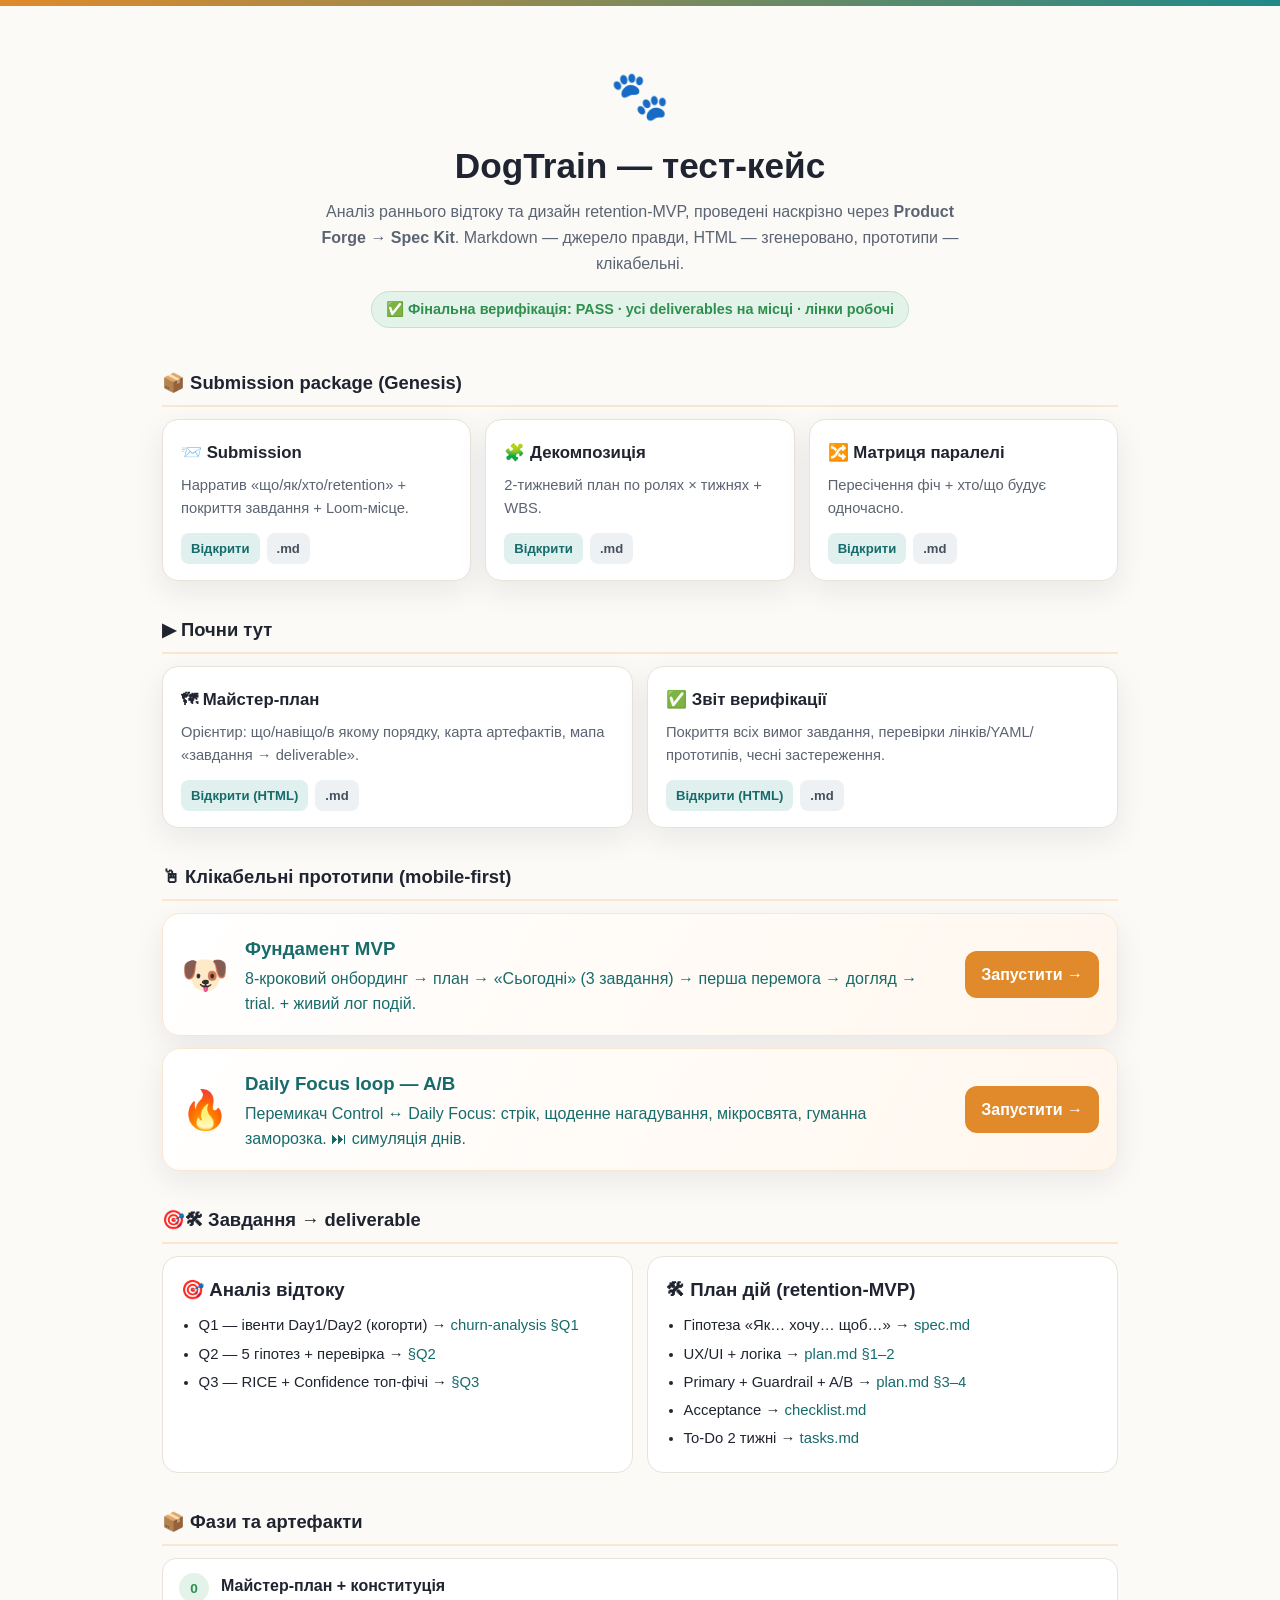
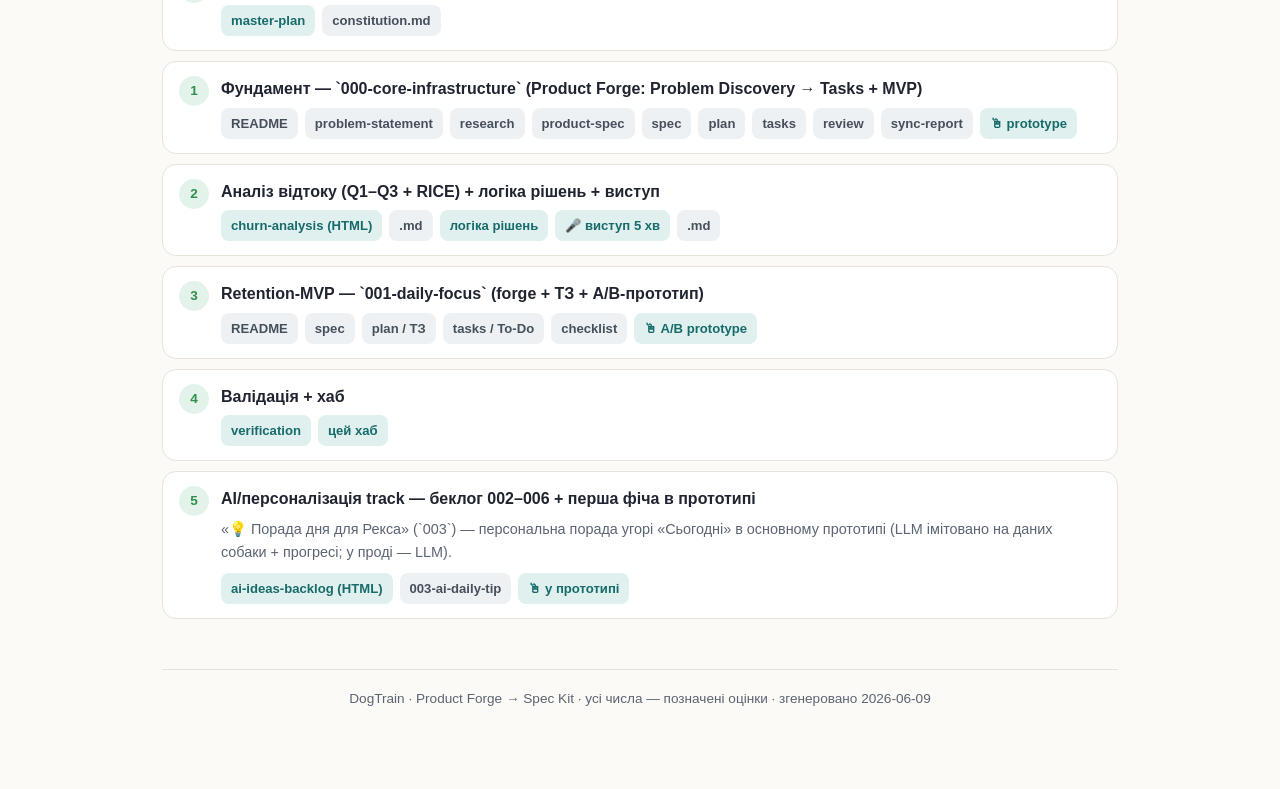
<file: docs/index.html>
<!DOCTYPE html>
<html lang="uk">
<head>
<meta charset="utf-8">
<meta name="viewport" content="width=device-width, initial-scale=1">
<title>DogTrain — тест-кейс · хаб deliverables</title>
<style>
  :root{--amber:#e08a2b;--amber-d:#c6741b;--amber-soft:#fbe6cf;--teal:#1f8a8a;--teal-d:#176b6b;--teal-soft:#dff0ef;
    --ink:#1f2430;--muted:#5b6472;--line:#e7e3da;--bg:#fbfaf7;--card:#fff;--ok:#2f8f4e;--shadow:0 10px 30px rgba(20,30,40,.08)}
  *{box-sizing:border-box}
  body{margin:0;background:var(--bg);color:var(--ink);
    font:16px/1.6 -apple-system,BlinkMacSystemFont,"Segoe UI",Roboto,Helvetica,Arial,sans-serif}
  a{color:var(--teal-d);text-decoration:none}a:hover{text-decoration:underline}
  .topbar{height:6px;background:linear-gradient(120deg,var(--amber),var(--teal))}
  .wrap{max-width:1000px;margin:0 auto;padding:34px 22px 80px}
  .hero{text-align:center;padding:18px 0 6px}
  .hero .paw{font-size:3rem}
  .hero h1{font-size:2.2rem;margin:.1em 0}
  .hero p{color:var(--muted);max-width:640px;margin:.3em auto}
  .badge{display:inline-flex;align-items:center;gap:7px;background:#e4f3e9;color:var(--ok);
    border:1px solid #bfe3cd;border-radius:99px;padding:6px 14px;font-weight:700;font-size:.9rem;margin-top:10px}
  h2.sec{font-size:1.15rem;margin:34px 0 12px;padding-bottom:8px;border-bottom:2px solid var(--amber-soft)}
  .grid{display:grid;gap:14px}
  .g2{grid-template-columns:1fr 1fr}.g3{grid-template-columns:repeat(3,1fr)}
  @media(max-width:720px){.g2,.g3{grid-template-columns:1fr}}
  .card{background:var(--card);border:1px solid var(--line);border-radius:16px;padding:18px 18px 16px;box-shadow:var(--shadow)}
  .card h3{margin:.1em 0 .4em;font-size:1.05rem}
  .card .lead{color:var(--muted);font-size:.92rem;margin:0 0 12px}
  .links{display:flex;flex-wrap:wrap;gap:7px}
  .pill{display:inline-block;background:var(--teal-soft);color:var(--teal-d);border-radius:8px;padding:5px 10px;font-size:.82rem;font-weight:600}
  .pill.md{background:#eef1f4;color:#46505c}
  .pill:hover{filter:brightness(.97);text-decoration:none}
  /* prototype CTA */
  .proto{display:flex;gap:16px;align-items:center;background:linear-gradient(120deg,#fff,#fff7ee);
    border:1px solid var(--amber-soft);border-radius:18px;padding:18px;box-shadow:var(--shadow)}
  .proto .emoji{font-size:2.4rem;flex:none}
  .proto h3{margin:.1em 0}
  .proto .go{margin-left:auto;background:var(--amber);color:#fff;border-radius:12px;padding:11px 16px;font-weight:700;white-space:nowrap}
  .proto .go:hover{text-decoration:none;filter:brightness(.96)}
  .map{display:grid;grid-template-columns:1fr 1fr;gap:14px}
  @media(max-width:720px){.map{grid-template-columns:1fr}}
  .map .col{background:var(--card);border:1px solid var(--line);border-radius:16px;padding:16px 18px}
  .map h3{margin:.1em 0 .5em}
  .map ul{margin:.3em 0;padding-left:1.1em}.map li{margin:.3em 0;font-size:.93rem}
  .phase{display:flex;gap:12px;align-items:flex-start;background:var(--card);border:1px solid var(--line);border-radius:14px;padding:14px 16px;margin-bottom:10px}
  .phase .n{flex:none;width:30px;height:30px;border-radius:50%;background:var(--teal-soft);color:var(--teal-d);display:grid;place-items:center;font-weight:800;font-size:.85rem}
  .phase .done{background:#e4f3e9;color:var(--ok)}
  .phase .body{flex:1}
  .phase h4{margin:0 0 6px;font-size:1rem}
  .foot{margin-top:50px;padding-top:18px;border-top:1px solid var(--line);color:var(--muted);font-size:.85rem;text-align:center}
</style>
</head>
<body>
<div class="topbar"></div>
<div class="wrap">

  <div class="hero">
    <div class="paw">🐾</div>
    <h1>DogTrain — тест-кейс</h1>
    <p>Аналіз раннього відтоку та дизайн retention-MVP, проведені наскрізно через <b>Product Forge → Spec Kit</b>. Markdown — джерело правди, HTML — згенеровано, прототипи — клікабельні.</p>
    <span class="badge">✅ Фінальна верифікація: PASS · усі deliverables на місці · лінки робочі</span>
  </div>

  <h2 class="sec">📦 Submission package (Genesis)</h2>
  <div class="grid g3">
    <div class="card"><h3>📨 Submission</h3><p class="lead">Нарратив «що/як/хто/retention» + покриття завдання + Loom-місце.</p><div class="links"><a class="pill" href="../delivery/README.html">Відкрити</a><a class="pill md" href="../delivery/README.md">.md</a></div></div>
    <div class="card"><h3>🧩 Декомпозиція</h3><p class="lead">2-тижневий план по ролях × тижнях + WBS.</p><div class="links"><a class="pill" href="../delivery/01-execution-plan.html">Відкрити</a><a class="pill md" href="../delivery/01-execution-plan.md">.md</a></div></div>
    <div class="card"><h3>🔀 Матриця паралелі</h3><p class="lead">Пересічення фіч + хто/що будує одночасно.</p><div class="links"><a class="pill" href="../delivery/02-feature-matrix.html">Відкрити</a><a class="pill md" href="../delivery/02-feature-matrix.md">.md</a></div></div>
  </div>

  <h2 class="sec">▶ Почни тут</h2>
  <div class="grid g2">
    <div class="card">
      <h3>🗺 Майстер-план</h3>
      <p class="lead">Орієнтир: що/навіщо/в якому порядку, карта артефактів, мапа «завдання → deliverable».</p>
      <div class="links"><a class="pill" href="00-master-plan.html">Відкрити (HTML)</a><a class="pill md" href="00-master-plan.md">.md</a></div>
    </div>
    <div class="card">
      <h3>✅ Звіт верифікації</h3>
      <p class="lead">Покриття всіх вимог завдання, перевірки лінків/YAML/прототипів, чесні застереження.</p>
      <div class="links"><a class="pill" href="verification-report.html">Відкрити (HTML)</a><a class="pill md" href="verification-report.md">.md</a></div>
    </div>
  </div>

  <h2 class="sec">🖱 Клікабельні прототипи (mobile-first)</h2>
  <div class="grid" style="gap:12px">
    <a class="proto" href="../prototype/index.html">
      <span class="emoji">🐶</span>
      <div><h3>Фундамент MVP</h3><div class="lead" style="margin:0">8-кроковий онбординг → план → «Сьогодні» (3 завдання) → перша перемога → догляд → trial. + живий лог подій.</div></div>
      <span class="go">Запустити →</span>
    </a>
    <a class="proto" href="../prototype/daily-focus.html">
      <span class="emoji">🔥</span>
      <div><h3>Daily Focus loop — A/B</h3><div class="lead" style="margin:0">Перемикач Control ↔ Daily Focus: стрік, щоденне нагадування, мікросвята, гуманна заморозка. ⏭ симуляція днів.</div></div>
      <span class="go">Запустити →</span>
    </a>
  </div>

  <h2 class="sec">🎯🛠 Завдання → deliverable</h2>
  <div class="map">
    <div class="col">
      <h3>🎯 Аналіз відтоку</h3>
      <ul>
        <li>Q1 — івенти Day1/Day2 (когорти) → <a href="product/01-churn-analysis.html">churn-analysis §Q1</a></li>
        <li>Q2 — 5 гіпотез + перевірка → <a href="product/01-churn-analysis.html">§Q2</a></li>
        <li>Q3 — RICE + Confidence топ-фічі → <a href="product/01-churn-analysis.html">§Q3</a></li>
      </ul>
    </div>
    <div class="col">
      <h3>🛠 План дій (retention-MVP)</h3>
      <ul>
        <li>Гіпотеза «Як… хочу… щоб…» → <a href="../specs/001-daily-focus/spec.md">spec.md</a></li>
        <li>UX/UI + логіка → <a href="../specs/001-daily-focus/plan.md">plan.md §1–2</a></li>
        <li>Primary + Guardrail + A/B → <a href="../specs/001-daily-focus/plan.md">plan.md §3–4</a></li>
        <li>Acceptance → <a href="../specs/001-daily-focus/checklist.md">checklist.md</a></li>
        <li>To-Do 2 тижні → <a href="../specs/001-daily-focus/tasks.md">tasks.md</a></li>
      </ul>
    </div>
  </div>

  <h2 class="sec">📦 Фази та артефакти</h2>

  <div class="phase"><span class="n done">0</span><div class="body">
    <h4>Майстер-план + конституція</h4>
    <div class="links"><a class="pill" href="00-master-plan.html">master-plan</a><a class="pill md" href="../.specify/memory/constitution.md">constitution.md</a></div>
  </div></div>

  <div class="phase"><span class="n done">1</span><div class="body">
    <h4>Фундамент — `000-core-infrastructure` (Product Forge: Problem Discovery → Tasks + MVP)</h4>
    <div class="links">
      <a class="pill md" href="../specs/000-core-infrastructure/README.md">README</a>
      <a class="pill md" href="../specs/000-core-infrastructure/problem-discovery/problem-statement.md">problem-statement</a>
      <a class="pill md" href="../specs/000-core-infrastructure/research/README.md">research</a>
      <a class="pill md" href="../specs/000-core-infrastructure/product-spec/product-spec.md">product-spec</a>
      <a class="pill md" href="../specs/000-core-infrastructure/spec.md">spec</a>
      <a class="pill md" href="../specs/000-core-infrastructure/plan.md">plan</a>
      <a class="pill md" href="../specs/000-core-infrastructure/tasks.md">tasks</a>
      <a class="pill md" href="../specs/000-core-infrastructure/review.md">review</a>
      <a class="pill md" href="../specs/000-core-infrastructure/sync-report.md">sync-report</a>
      <a class="pill" href="../prototype/index.html">🖱 prototype</a>
    </div>
  </div></div>

  <div class="phase"><span class="n done">2</span><div class="body">
    <h4>Аналіз відтоку (Q1–Q3 + RICE) + логіка рішень + виступ</h4>
    <div class="links"><a class="pill" href="product/01-churn-analysis.html">churn-analysis (HTML)</a><a class="pill md" href="product/01-churn-analysis.md">.md</a><a class="pill" href="product/03-rationale.html">логіка рішень</a><a class="pill" href="product/04-speech.html">🎤 виступ 5 хв</a><a class="pill md" href="product/04-speech.md">.md</a></div>
  </div></div>

  <div class="phase"><span class="n done">3</span><div class="body">
    <h4>Retention-MVP — `001-daily-focus` (forge + ТЗ + A/B-прототип)</h4>
    <div class="links">
      <a class="pill md" href="../specs/001-daily-focus/README.md">README</a>
      <a class="pill md" href="../specs/001-daily-focus/spec.md">spec</a>
      <a class="pill md" href="../specs/001-daily-focus/plan.md">plan / ТЗ</a>
      <a class="pill md" href="../specs/001-daily-focus/tasks.md">tasks / To-Do</a>
      <a class="pill md" href="../specs/001-daily-focus/checklist.md">checklist</a>
      <a class="pill" href="../prototype/daily-focus.html">🖱 A/B prototype</a>
    </div>
  </div></div>

  <div class="phase"><span class="n done">4</span><div class="body">
    <h4>Валідація + хаб</h4>
    <div class="links"><a class="pill" href="verification-report.html">verification</a><a class="pill" href="index.html">цей хаб</a></div>
  </div></div>

  <div class="phase"><span class="n done">5</span><div class="body">
    <h4>AI/персоналізація track — беклог 002–006 + перша фіча в прототипі</h4>
    <div style="color:var(--muted);font-size:.9rem;margin:.2em 0 .6em">«💡 Порада дня для Рекса» (`003`) — персональна порада угорі «Сьогодні» в основному прототипі (LLM імітовано на даних собаки + прогресі; у проді — LLM).</div>
    <div class="links">
      <a class="pill" href="product/02-ai-ideas-backlog.html">ai-ideas-backlog (HTML)</a>
      <a class="pill md" href="../specs/003-ai-daily-tip/README.md">003-ai-daily-tip</a>
      <a class="pill" href="../prototype/index.html">🖱 у прототипі</a>
    </div>
  </div></div>

  <div class="foot">DogTrain · Product Forge → Spec Kit · усі числа — позначені оцінки · згенеровано 2026-06-09</div>
</div>
</body>
</html>
</file>
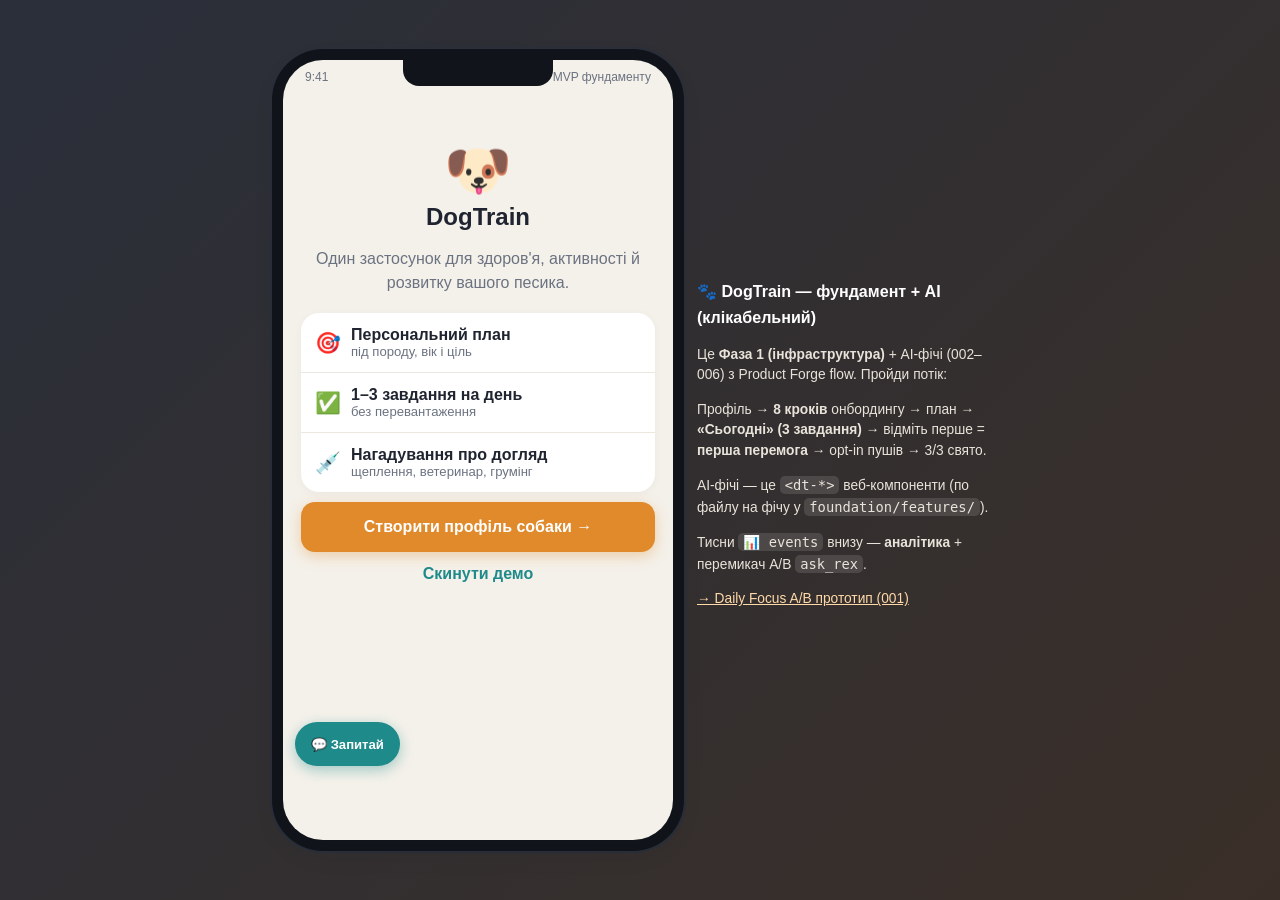
<file: prototype/index.html>
<!DOCTYPE html>
<html lang="uk">
<head>
<meta charset="utf-8">
<meta name="viewport" content="width=device-width, initial-scale=1, maximum-scale=1, viewport-fit=cover">
<title>DogTrain — фундамент + AI (клікабельний MVP)</title>
<link rel="stylesheet" href="shared/tokens.css">
<link rel="stylesheet" href="foundation/foundation.css">
</head>
<body>

<div class="phone" id="phone">
  <div class="notch"></div>
  <div class="statusbar"><span id="clock">9:41</span><span>DogTrain · MVP фундаменту</span></div>

  <div class="viewport" id="viewport">

    <!-- WELCOME -->
    <section class="screen active" data-screen="welcome">
      <div class="center" style="padding-top:36px">
        <div class="big-emoji">🐶</div>
        <h1>DogTrain</h1>
        <p class="muted">Один застосунок для здоров'я, активності й розвитку вашого песика.</p>
      </div>
      <div class="listcard" style="margin-top:18px">
        <div class="row"><span class="r-emoji">🎯</span><div><b>Персональний план</b><div class="muted" style="font-size:.82rem">під породу, вік і ціль</div></div></div>
        <div class="row"><span class="r-emoji">✅</span><div><b>1–3 завдання на день</b><div class="muted" style="font-size:.82rem">без перевантаження</div></div></div>
        <div class="row"><span class="r-emoji">💉</span><div><b>Нагадування про догляд</b><div class="muted" style="font-size:.82rem">щеплення, ветеринар, грумінг</div></div></div>
      </div>
      <button class="btn" onclick="startOnboarding()">Створити профіль собаки →</button>
      <button class="btn secondary" onclick="resetAll()">Скинути демо</button>
    </section>

    <!-- ONBOARDING -->
    <section class="screen" data-screen="onb">
      <div style="display:flex;align-items:center;gap:10px;margin-bottom:2px">
        <button class="btn secondary" style="width:auto;min-height:auto;padding:4px 6px" onclick="prevStep()">←</button>
        <div style="flex:1" class="muted" id="stepCounter">Крок 1/8</div>
      </div>
      <div class="progressbar"><span id="onbBar"></span></div>
      <div id="stepBody"></div>
      <div style="margin-top:14px">
        <button class="btn" id="nextBtn" onclick="nextStep()">Далі</button>
        <button class="btn secondary" id="skipBtn" onclick="skipStep()" style="display:none">Пропустити</button>
      </div>
    </section>

    <!-- PLAN READY -->
    <section class="screen" data-screen="plan">
      <div class="center" style="padding-top:30px">
        <div class="big-emoji">🎉</div>
        <h1 id="planTitle">План готовий!</h1>
        <p class="muted" id="planSub"></p>
      </div>
      <div class="listcard"><div class="row center" style="justify-content:center"><b id="planMeta">7 днів · 3 завдання/день</b></div></div>
      <div class="trialbar">✨ <span id="trialMsg">Trial 7 днів уже активний — без картки, повний доступ.</span></div>
      <button class="btn" onclick="goToday(true)">Почати сьогодні →</button>
    </section>

    <!-- TODAY -->
    <section class="screen" data-screen="today">
      <div class="topbar">
        <h2 id="todayHello">Привіт! 🐶</h2>
        <span class="chip" id="streakChip" title="Стрік оживе у Фазі 3 (retention-MVP)">🔥 0</span>
      </div>
      <div class="trialbar" id="todayTrial">✨ Trial: 7 днів лишилось</div>
      <div class="ring-wrap">
        <div class="ring" id="ring" data-label="0/3"></div>
        <div><b>Сьогодні · <span id="dayName">Пн</span></b><div class="muted" style="font-size:.84rem">Виконай завдання — і Рекс щасливий 🐾</div></div>
      </div>
      <dt-ai-tip></dt-ai-tip>          <!-- 003 -->
      <div id="taskList"></div>
      <dt-adaptive></dt-adaptive>      <!-- 006 -->
      <button class="btn secondary" onclick="show('week')">Переглянути весь тиждень →</button>
    </section>

    <!-- WEEK -->
    <section class="screen" data-screen="week">
      <div style="display:flex;align-items:center;gap:8px"><button class="btn secondary" style="width:auto;padding:4px 6px" onclick="show('today')">←</button><h2>Тижневий план</h2></div>
      <div class="listcard" id="weekList"></div>
      <p class="muted" style="font-size:.82rem">Денний фокус — головний. Тиждень тут, щоб бачити картину, а не як стіна завдань.</p>
    </section>

    <!-- CARE -->
    <section class="screen" data-screen="care">
      <h2>Догляд та здоров'я</h2>
      <dt-quick-log></dt-quick-log>    <!-- 005 -->
      <div class="listcard" id="careList"></div>
      <button class="btn ghost" onclick="addCareDemo()">+ Додати подію догляду</button>
      <p class="muted" style="font-size:.82rem">Локальні нагадування про щеплення, ветеринара, грумінг і дегельмінтизацію.</p>
    </section>

    <!-- PROGRESS -->
    <section class="screen" data-screen="progress">
      <h2>Прогрес</h2>
      <dt-missions></dt-missions>      <!-- 004 -->
      <div class="ring-wrap">
        <div class="ring" id="ring2" data-label="0/3"></div>
        <div><b id="progToday">Сьогодні: 0/3</b><div class="muted" style="font-size:.84rem" id="progStreak">Днів поспіль: 0</div></div>
      </div>
      <div class="listcard" id="progWeek"></div>
      <div class="trialbar" id="progTrial">✨ Trial активний</div>
      <button class="btn secondary" onclick="simulateTrialEnd()">⏭ Демо: завершити trial</button>
    </section>

    <!-- PAYWALL -->
    <section class="screen" data-screen="paywall">
      <div class="center" style="padding-top:40px">
        <div class="big-emoji">🔒</div>
        <h1>Trial завершено</h1>
        <p class="muted">Продовжуй піклуватись про Рекса з Premium. Твій прогрес та історія лишаються.</p>
      </div>
      <button class="btn" onclick="trackEvent('subscribe_clicked');show('today')">Оформити Premium</button>
      <button class="btn secondary" onclick="show('today')">Пізніше</button>
    </section>

  </div><!-- /viewport -->

  <!-- tab bar -->
  <nav class="tabbar" id="tabbar" style="display:none">
    <button data-tab="today" onclick="show('today')"><span class="ti">🏠</span>Сьогодні</button>
    <button data-tab="care" onclick="show('care')"><span class="ti">💊</span>Догляд</button>
    <button data-tab="progress" onclick="show('progress')"><span class="ti">📈</span>Прогрес</button>
  </nav>

  <!-- push opt-in sheet -->
  <div class="overlay" id="pushSheet">
    <div class="sheet center">
      <div class="big-emoji">🔔</div>
      <h2>Нагадати про прогулянку?</h2>
      <p class="muted">Надсилатимемо м'яке нагадування, щоб ти не пропустив щоденний догляд за Рексом.</p>
      <button class="btn" onclick="pushDecision(true)">Так, нагадувати</button>
      <button class="btn secondary" onclick="pushDecision(false)">Не зараз</button>
    </div>
  </div>

  <!-- confetti -->
  <div class="confetti" id="confetti"></div>

  <!-- 002 Ask Rex (FAB + chat overlay live inside this element) -->
  <dt-ask-rex></dt-ask-rex>

  <!-- 007 Product Tour (coach marks: "?" button + highlight overlay live inside this element) -->
  <dt-product-tour></dt-product-tour>

  <!-- events panel -->
  <button class="evtoggle" id="evtoggle" style="display:none" onclick="toggleEvents()">📊 events</button>
  <div class="evdrawer" id="evdrawer">
    <header><b>trackEvent() — лог подій</b><button class="btn secondary" style="width:auto;color:#9fe3da" onclick="toggleEvents()">Закрити ✕</button></header>
    <div class="log" id="evlog"></div>
    <div class="abpanel" id="abPanel"></div>
    <div style="padding:10px 14px;border-top:1px solid #2a323c;font-size:11px;color:#6b7b88">Імітація PostHog: ці події у проді знімалися б SDK. Кожна AI-фіча має власну A/B-поверхню (<code>getVariant</code>); у <i>control</i> поверхні немає.</div>
  </div>

</div>

<div class="sidenote">
  <h3>🐾 DogTrain — фундамент + AI (клікабельний)</h3>
  <p>Це <b>Фаза 1 (інфраструктура)</b> + AI-фічі (002–006) з Product Forge flow. Пройди потік:</p>
  <p>Профіль → <b>8 кроків</b> онбордингу → план → <b>«Сьогодні» (3 завдання)</b> → відміть перше = <b>перша перемога</b> → opt-in пушів → 3/3 свято.</p>
  <p>AI-фічі — це <code>&lt;dt-*&gt;</code> веб-компоненти (по файлу на фічу у <code>foundation/features/</code>).</p>
  <p>Тисни <code>📊 events</code> внизу — <b>аналітика</b> + перемикач A/B <code>ask_rex</code>.</p>
  <p><a href="daily-focus.html">→ Daily Focus A/B прототип (001)</a></p>
</div>

<!-- features first (define <dt-*> elements; their connectedCallback wires DOM only, no globals),
     then app.js LAST (defines globals + boots; by now every element is upgraded) -->
<script src="foundation/features/ai-tip.js"></script>
<script src="foundation/features/adaptive.js"></script>
<script src="foundation/features/missions.js"></script>
<script src="foundation/features/quick-log.js"></script>
<script src="foundation/features/ask-rex.js"></script>
<script src="foundation/features/product-tour.js"></script>
<script src="foundation/app.js"></script>
</body>
</html>
</file>
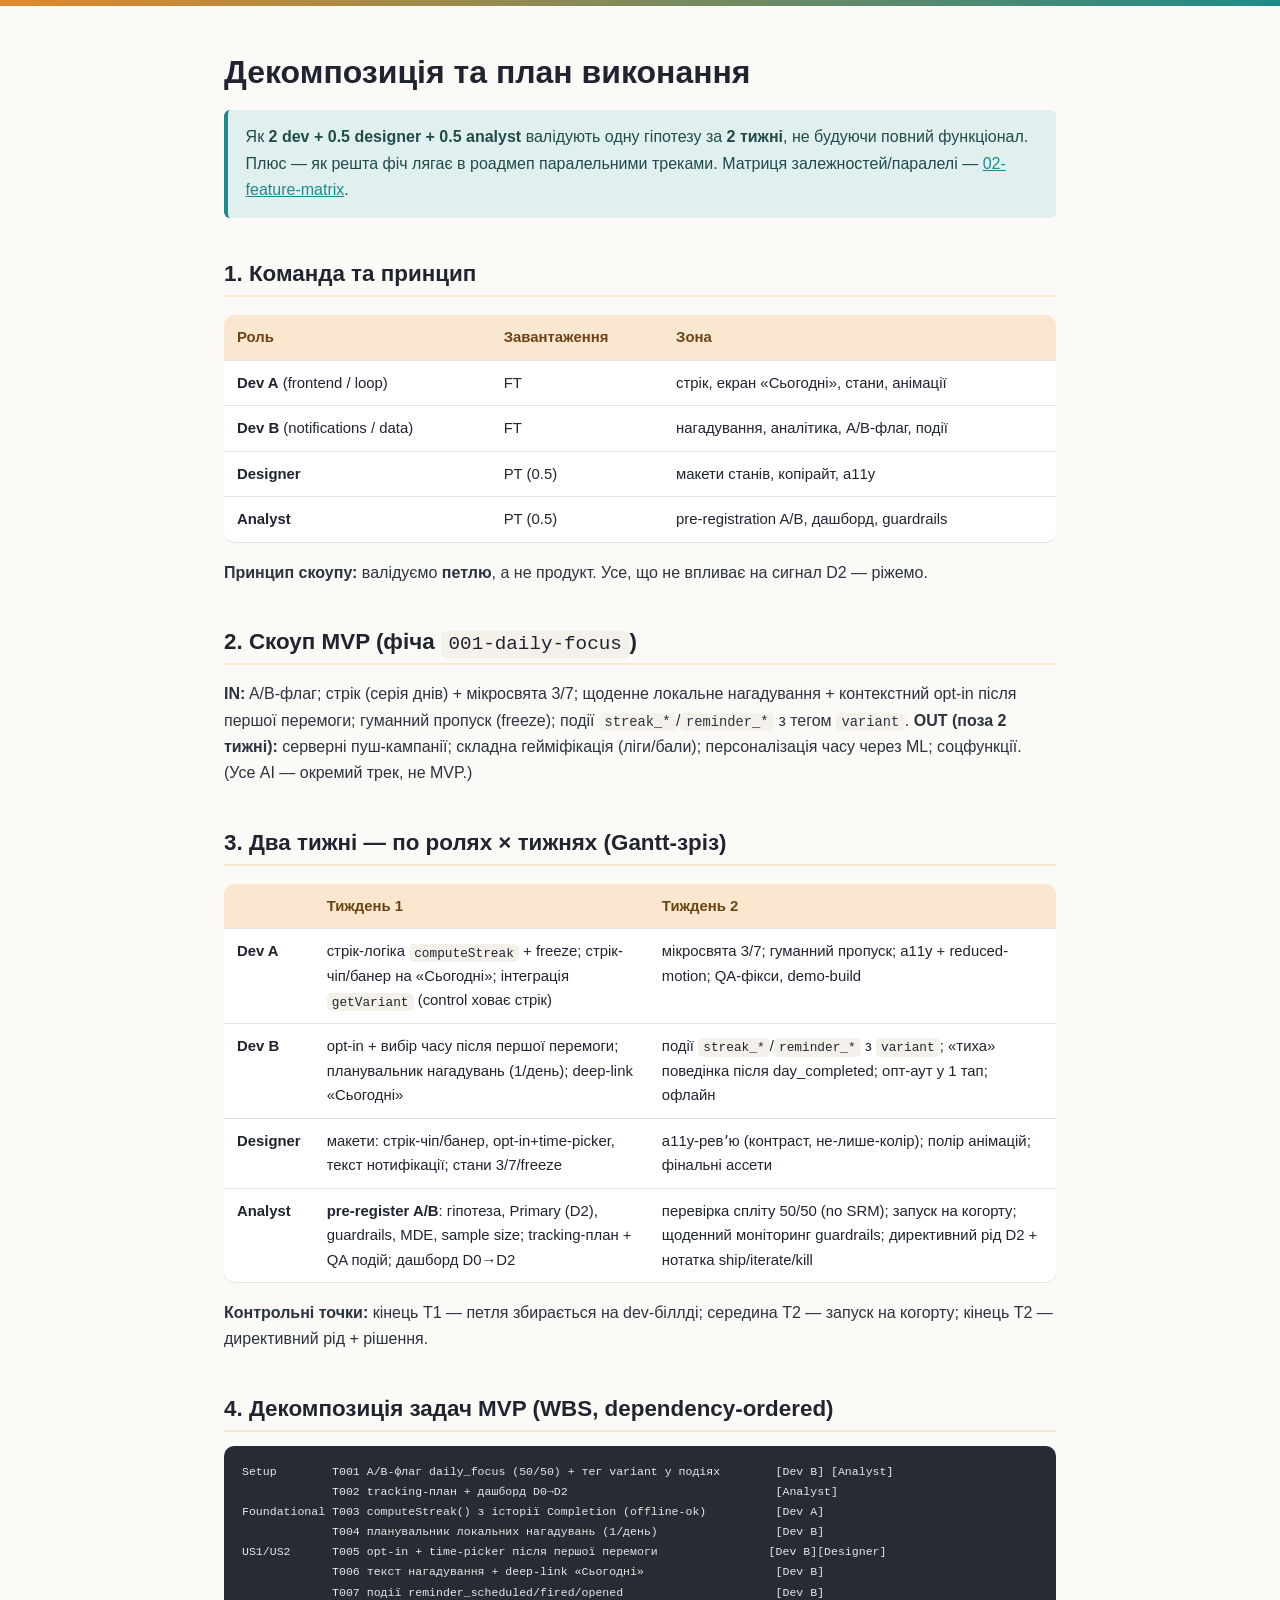
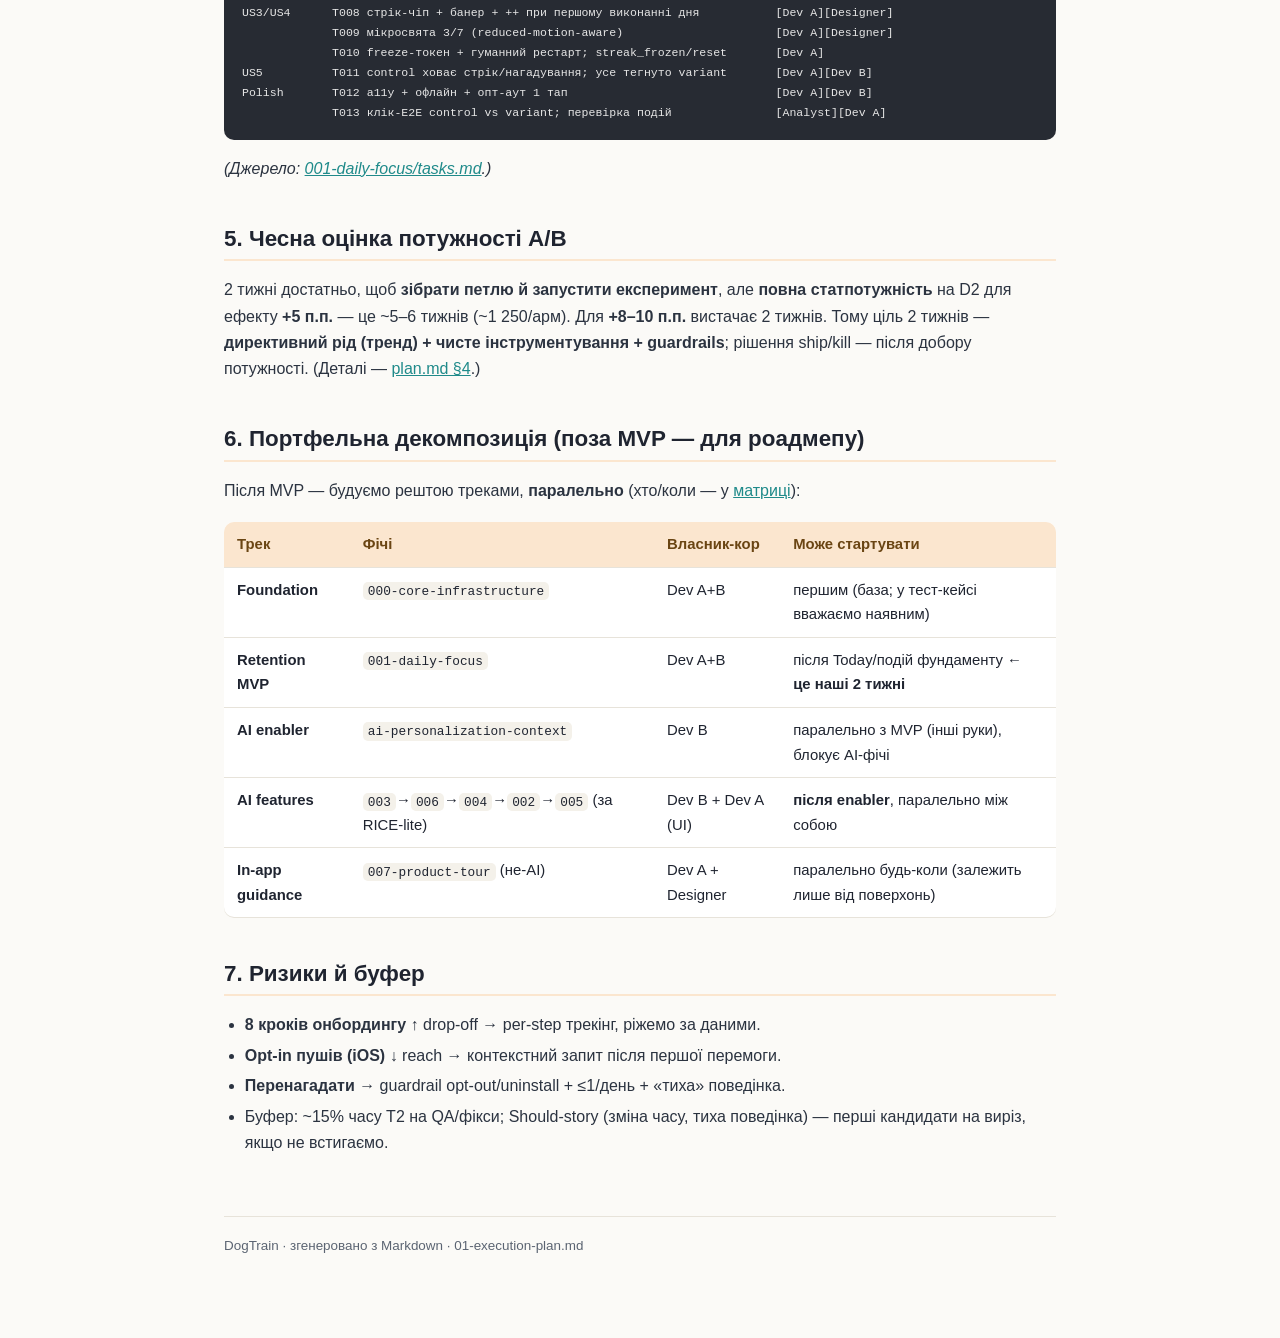
<file: delivery/01-execution-plan.html>
<!DOCTYPE html>
<html lang="uk">
<head>
<meta charset="utf-8">
<meta name="viewport" content="width=device-width, initial-scale=1">
<title>Декомпозиція та план виконання</title>
<style>
  :root {
    --ink:#1f2430; --muted:#5b6472; --line:#e7e3da; --bg:#fbfaf7; --card:#ffffff;
    --amber:#e08a2b; --amber-soft:#fbe6cf; --teal:#1f8a8a; --teal-soft:#dff0ef;
    --code:#f4f1ea; --ok:#2f8f4e; --warn:#c47d12; --crit:#c0392b;
  }
  * { box-sizing:border-box; }
  body { margin:0; background:var(--bg); color:var(--ink);
    font:16px/1.65 -apple-system,BlinkMacSystemFont,"Segoe UI",Roboto,Helvetica,Arial,sans-serif; }
  .wrap { max-width:880px; margin:0 auto; padding:40px 24px 80px; }
  .topbar { background:linear-gradient(120deg,var(--amber),var(--teal)); height:6px; }
  h1,h2,h3,h4 { line-height:1.25; color:var(--ink); }
  h1 { font-size:2rem; margin:.2em 0 .5em; }
  h2 { font-size:1.4rem; margin:1.9em 0 .6em; padding-bottom:.3em; border-bottom:2px solid var(--amber-soft); }
  h3 { font-size:1.12rem; margin:1.5em 0 .4em; color:#2b3340; }
  h4 { font-size:1rem; margin:1.2em 0 .3em; color:var(--muted); text-transform:uppercase; letter-spacing:.04em; }
  p,li { color:#2b3340; }
  a { color:var(--teal); }
  blockquote { margin:1.1em 0; padding:.6em 1.1em; background:var(--teal-soft);
    border-left:4px solid var(--teal); border-radius:6px; color:#214b4b; }
  blockquote p { margin:.3em 0; color:#214b4b; }
  code { background:var(--code); padding:.12em .4em; border-radius:5px;
    font:.86em "SF Mono",Menlo,Consolas,monospace; }
  pre { background:#272b33; color:#e6e6e6; padding:16px 18px; border-radius:10px;
    overflow:auto; font-size:.84rem; line-height:1.5; }
  pre code { background:none; padding:0; color:inherit; }
  table { border-collapse:collapse; width:100%; margin:1.2em 0; font-size:.93rem;
    background:var(--card); border-radius:10px; overflow:hidden; box-shadow:0 1px 0 var(--line); }
  th,td { text-align:left; padding:10px 13px; border-bottom:1px solid var(--line); vertical-align:top; }
  th { background:var(--amber-soft); color:#6a4513; font-weight:650; }
  tr:last-child td { border-bottom:none; }
  td:first-child { font-weight:500; }
  hr { border:none; border-top:1px solid var(--line); margin:2em 0; }
  ul,ol { padding-left:1.3em; }
  li { margin:.25em 0; }
  .meta { color:var(--muted); font-size:.9rem; }
  .doc-foot { margin-top:60px; padding-top:18px; border-top:1px solid var(--line);
    color:var(--muted); font-size:.84rem; }
  @media print { .topbar{display:none} body{background:#fff} .wrap{padding:0} }
</style>
</head>
<body>
<div class="topbar"></div>
<div class="wrap">
<h1 id="_1">Декомпозиція та план виконання</h1>
<blockquote>
<p>Як <strong>2 dev + 0.5 designer + 0.5 analyst</strong> валідують одну гіпотезу за <strong>2 тижні</strong>, не будуючи повний функціонал. Плюс — як решта фіч лягає в роадмеп паралельними треками.
Матриця залежностей/паралелі — <a href="./02-feature-matrix.md">02-feature-matrix</a>.</p>
</blockquote>
<h2 id="1">1. Команда та принцип</h2>
<table>
<thead>
<tr>
<th>Роль</th>
<th>Завантаження</th>
<th>Зона</th>
</tr>
</thead>
<tbody>
<tr>
<td><strong>Dev A</strong> (frontend / loop)</td>
<td>FT</td>
<td>стрік, екран «Сьогодні», стани, анімації</td>
</tr>
<tr>
<td><strong>Dev B</strong> (notifications / data)</td>
<td>FT</td>
<td>нагадування, аналітика, A/B-флаг, події</td>
</tr>
<tr>
<td><strong>Designer</strong></td>
<td>PT (0.5)</td>
<td>макети станів, копірайт, a11y</td>
</tr>
<tr>
<td><strong>Analyst</strong></td>
<td>PT (0.5)</td>
<td>pre-registration A/B, дашборд, guardrails</td>
</tr>
</tbody>
</table>
<p><strong>Принцип скоупу:</strong> валідуємо <strong>петлю</strong>, а не продукт. Усе, що не впливає на сигнал D2 — ріжемо.</p>
<h2 id="2-mvp-001-daily-focus">2. Скоуп MVP (фіча <code>001-daily-focus</code>)</h2>
<p><strong>IN:</strong> A/B-флаг; стрік (серія днів) + мікросвята 3/7; щоденне локальне нагадування + контекстний opt-in після першої перемоги; гуманний пропуск (freeze); події <code>streak_*</code>/<code>reminder_*</code> з тегом <code>variant</code>.
<strong>OUT (поза 2 тижні):</strong> серверні пуш-кампанії; складна гейміфікація (ліги/бали); персоналізація часу через ML; соцфункції. (Усе AI — окремий трек, не MVP.)</p>
<h2 id="3-gantt-">3. Два тижні — по ролях × тижнях (Gantt-зріз)</h2>
<table>
<thead>
<tr>
<th></th>
<th>Тиждень 1</th>
<th>Тиждень 2</th>
</tr>
</thead>
<tbody>
<tr>
<td><strong>Dev A</strong></td>
<td>стрік-логіка <code>computeStreak</code> + freeze; стрік-чіп/банер на «Сьогодні»; інтеграція <code>getVariant</code> (control ховає стрік)</td>
<td>мікросвята 3/7; гуманний пропуск; a11y + reduced-motion; QA-фікси, demo-build</td>
</tr>
<tr>
<td><strong>Dev B</strong></td>
<td>opt-in + вибір часу після першої перемоги; планувальник нагадувань (1/день); deep-link «Сьогодні»</td>
<td>події <code>streak_*</code>/<code>reminder_*</code> з <code>variant</code>; «тиха» поведінка після day_completed; опт-аут у 1 тап; офлайн</td>
</tr>
<tr>
<td><strong>Designer</strong></td>
<td>макети: стрік-чіп/банер, opt-in+time-picker, текст нотифікації; стани 3/7/freeze</td>
<td>a11y-ревʼю (контраст, не-лише-колір); полір анімацій; фінальні ассети</td>
</tr>
<tr>
<td><strong>Analyst</strong></td>
<td><strong>pre-register A/B</strong>: гіпотеза, Primary (D2), guardrails, MDE, sample size; tracking-план + QA подій; дашборд D0→D2</td>
<td>перевірка спліту 50/50 (no SRM); запуск на когорту; щоденний моніторинг guardrails; директивний рід D2 + нотатка ship/iterate/kill</td>
</tr>
</tbody>
</table>
<p><strong>Контрольні точки:</strong> кінець Т1 — петля збирається на dev-біллді; середина Т2 — запуск на когорту; кінець Т2 — директивний рід + рішення.</p>
<h2 id="4-mvp-wbs-dependency-ordered">4. Декомпозиція задач MVP (WBS, dependency-ordered)</h2>
<pre><code>Setup        T001 A/B-флаг daily_focus (50/50) + тег variant у подіях        [Dev B] [Analyst]
             T002 tracking-план + дашборд D0→D2                              [Analyst]
Foundational T003 computeStreak() з історії Completion (offline-ok)          [Dev A]
             T004 планувальник локальних нагадувань (1/день)                 [Dev B]
US1/US2      T005 opt-in + time-picker після першої перемоги                [Dev B][Designer]
             T006 текст нагадування + deep-link «Сьогодні»                   [Dev B]
             T007 події reminder_scheduled/fired/opened                      [Dev B]
US3/US4      T008 стрік-чіп + банер + ++ при першому виконанні дня           [Dev A][Designer]
             T009 мікросвята 3/7 (reduced-motion-aware)                      [Dev A][Designer]
             T010 freeze-токен + гуманний рестарт; streak_frozen/reset       [Dev A]
US5          T011 control ховає стрік/нагадування; усе тегнуто variant       [Dev A][Dev B]
Polish       T012 a11y + офлайн + опт-аут 1 тап                              [Dev A][Dev B]
             T013 клік-E2E control vs variant; перевірка подій               [Analyst][Dev A]
</code></pre>
<p><em>(Джерело: <a href="../specs/001-daily-focus/tasks.md">001-daily-focus/tasks.md</a>.)</em></p>
<h2 id="5-ab">5. Чесна оцінка потужності A/B</h2>
<p>2 тижні достатньо, щоб <strong>зібрати петлю й запустити експеримент</strong>, але <strong>повна статпотужність</strong> на D2 для ефекту <strong>+5 п.п.</strong> — це ~5–6 тижнів (~1 250/арм). Для <strong>+8–10 п.п.</strong> вистачає 2 тижнів. Тому ціль 2 тижнів — <strong>директивний рід (тренд) + чисте інструментування + guardrails</strong>; рішення ship/kill — після добору потужності. (Деталі — <a href="../specs/001-daily-focus/plan.md">plan.md §4</a>.)</p>
<h2 id="6-mvp">6. Портфельна декомпозиція (поза MVP — для роадмепу)</h2>
<p>Після MVP — будуємо рештою треками, <strong>паралельно</strong> (хто/коли — у <a href="./02-feature-matrix.md">матриці</a>):</p>
<table>
<thead>
<tr>
<th>Трек</th>
<th>Фічі</th>
<th>Власник-кор</th>
<th>Може стартувати</th>
</tr>
</thead>
<tbody>
<tr>
<td><strong>Foundation</strong></td>
<td><code>000-core-infrastructure</code></td>
<td>Dev A+B</td>
<td>першим (база; у тест-кейсі вважаємо наявним)</td>
</tr>
<tr>
<td><strong>Retention MVP</strong></td>
<td><code>001-daily-focus</code></td>
<td>Dev A+B</td>
<td>після Today/подій фундаменту ← <strong>це наші 2 тижні</strong></td>
</tr>
<tr>
<td><strong>AI enabler</strong></td>
<td><code>ai-personalization-context</code></td>
<td>Dev B</td>
<td>паралельно з MVP (інші руки), блокує AI-фічі</td>
</tr>
<tr>
<td><strong>AI features</strong></td>
<td><code>003</code>→<code>006</code>→<code>004</code>→<code>002</code>→<code>005</code> (за RICE-lite)</td>
<td>Dev B + Dev A (UI)</td>
<td><strong>після enabler</strong>, паралельно між собою</td>
</tr>
<tr>
<td><strong>In-app guidance</strong></td>
<td><code>007-product-tour</code> (не-AI)</td>
<td>Dev A + Designer</td>
<td>паралельно будь-коли (залежить лише від поверхонь)</td>
</tr>
</tbody>
</table>
<h2 id="7">7. Ризики й буфер</h2>
<ul>
<li><strong>8 кроків онбордингу</strong> ↑ drop-off → per-step трекінг, ріжемо за даними.</li>
<li><strong>Opt-in пушів (iOS)</strong> ↓ reach → контекстний запит після першої перемоги.</li>
<li><strong>Перенагадати</strong> → guardrail opt-out/uninstall + ≤1/день + «тиха» поведінка.</li>
<li>Буфер: ~15% часу Т2 на QA/фікси; Should-story (зміна часу, тиха поведінка) — перші кандидати на виріз, якщо не встигаємо.</li>
</ul>
<div class="doc-foot">DogTrain · згенеровано з Markdown · 01-execution-plan.md</div>
</div>
</body>
</html>
</file>
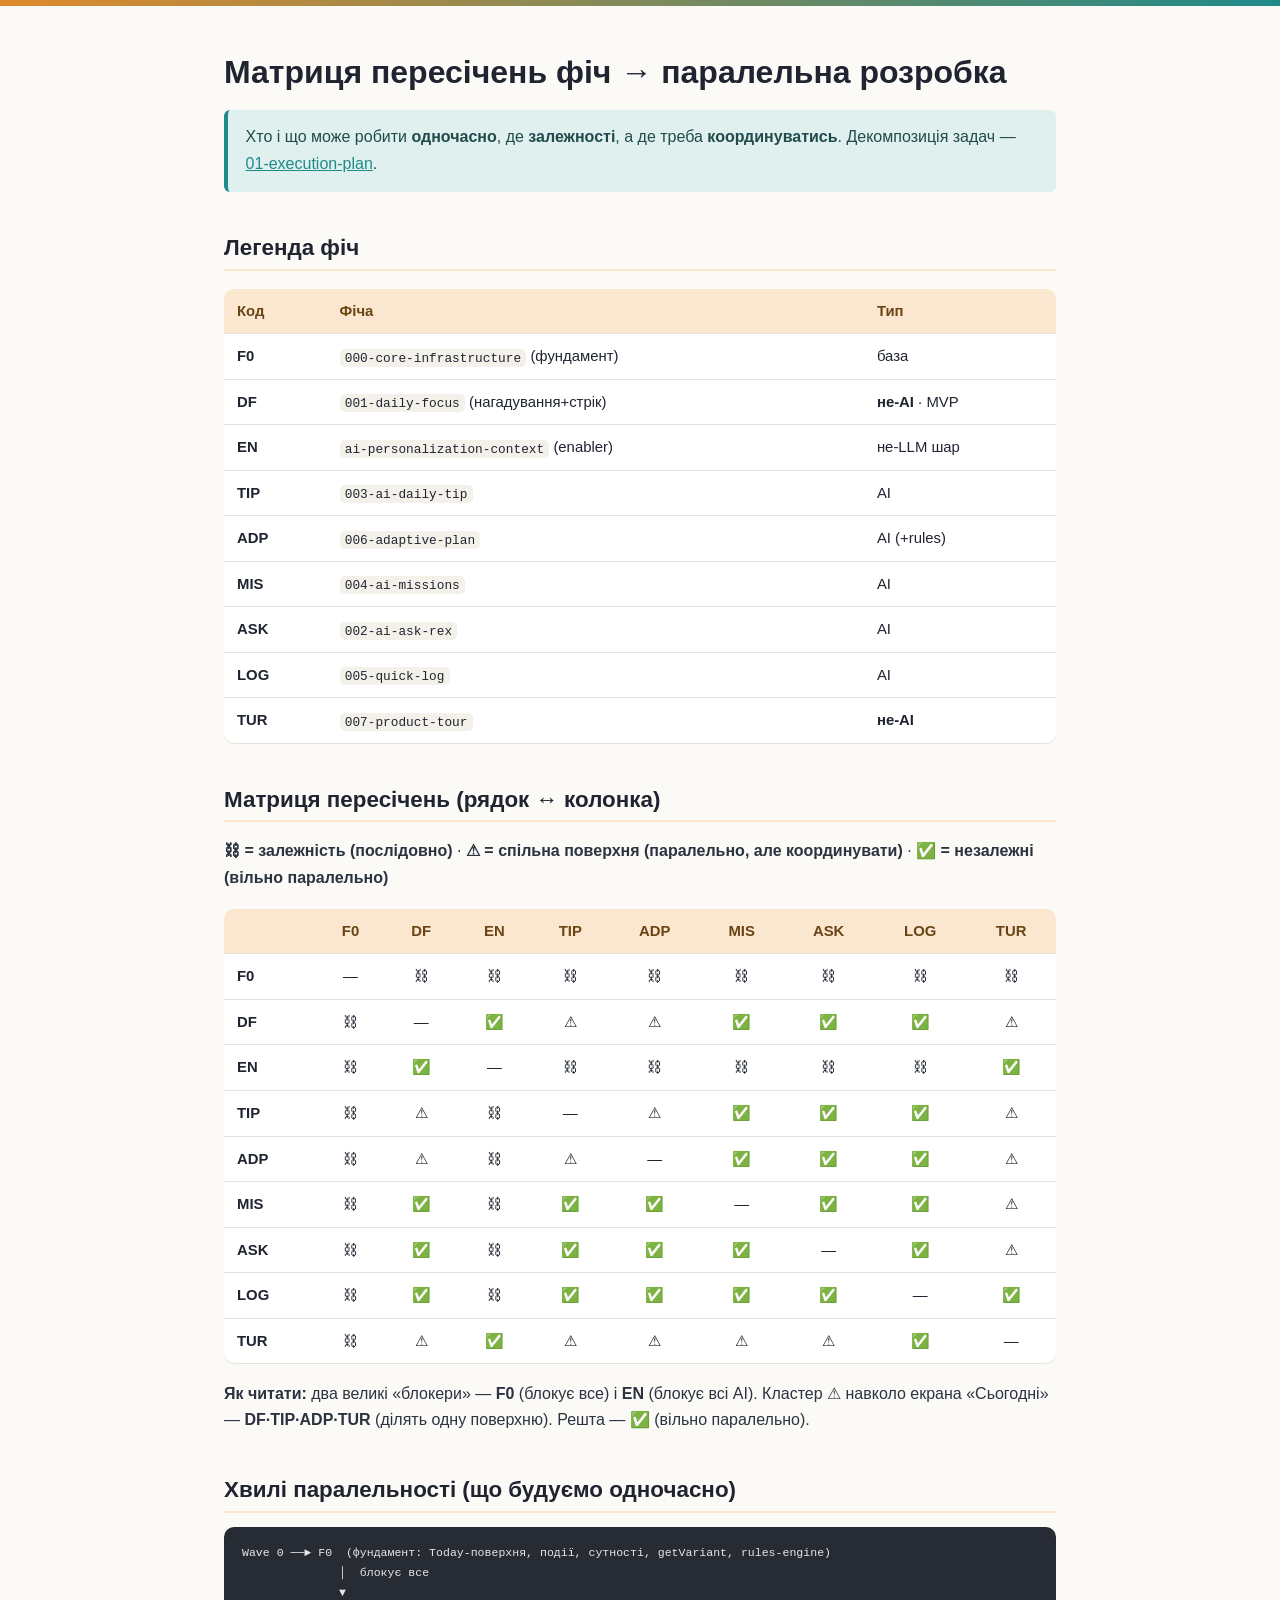
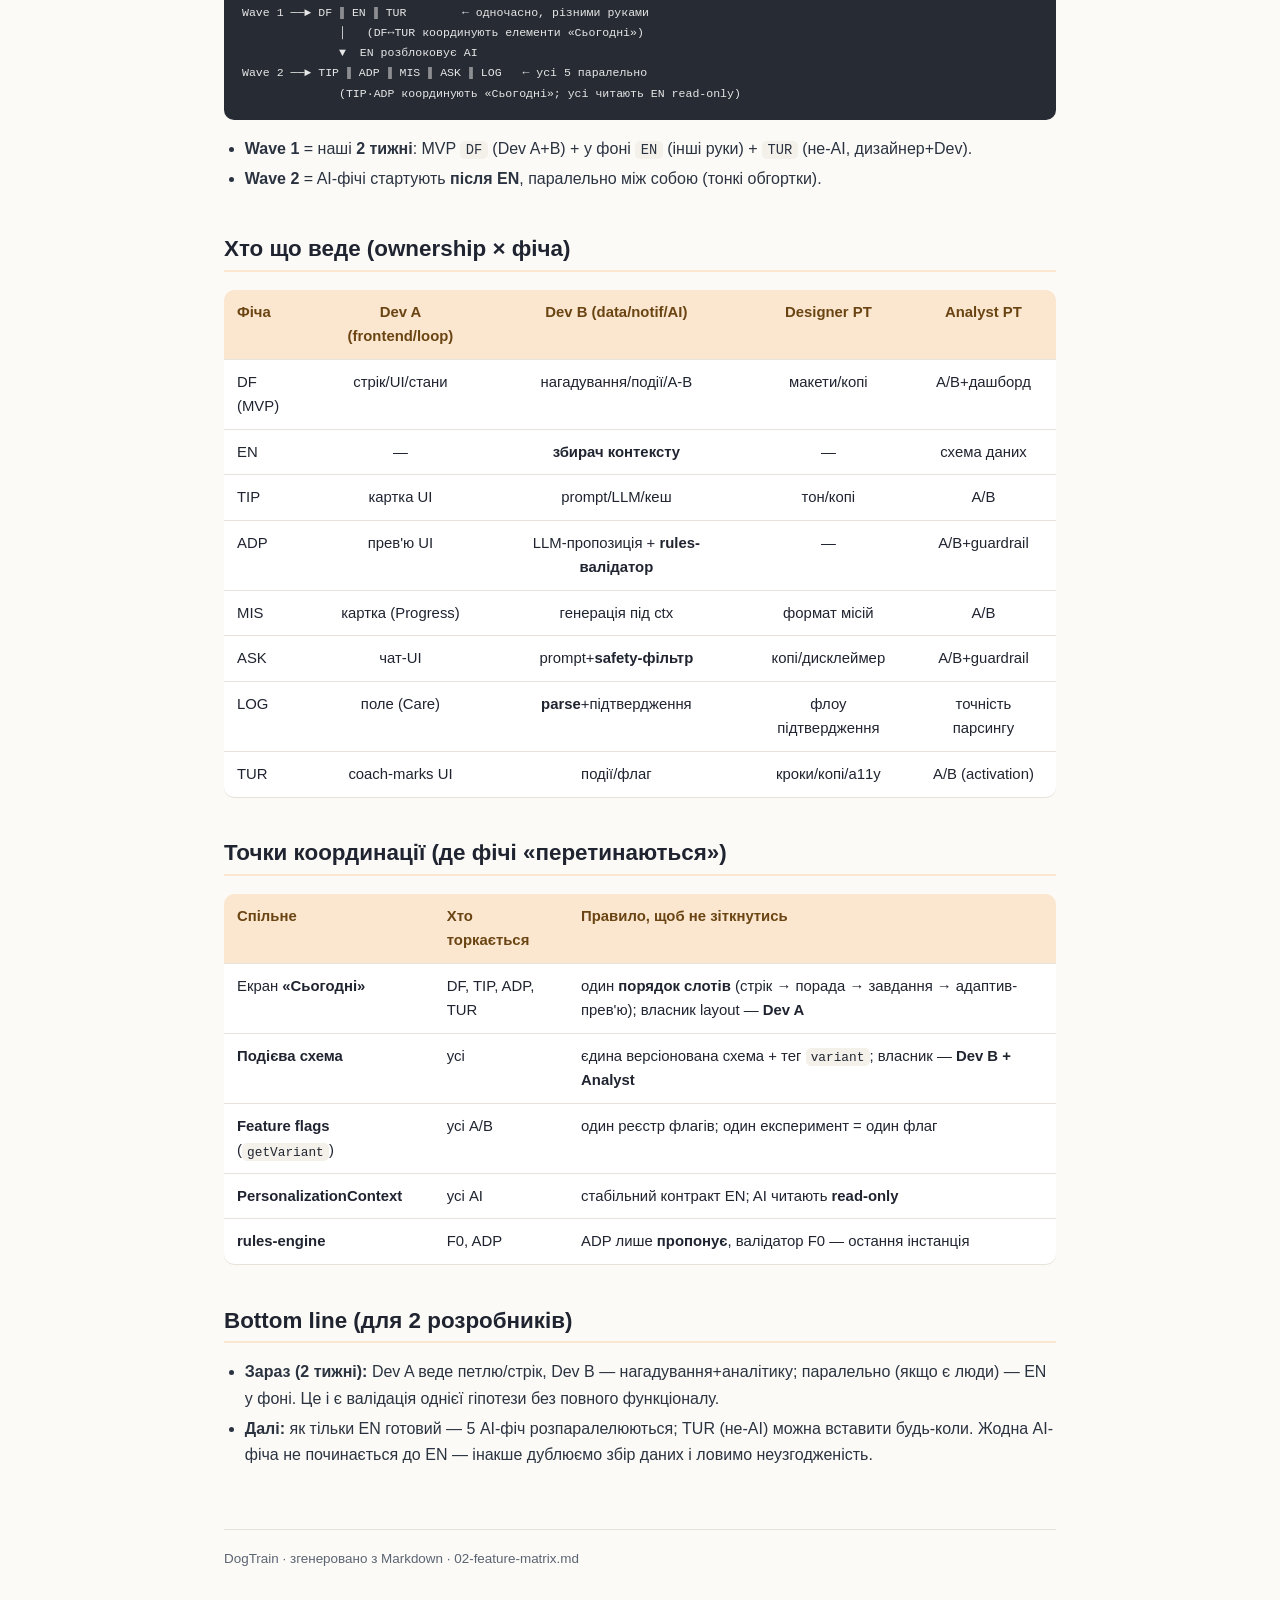
<file: delivery/02-feature-matrix.html>
<!DOCTYPE html>
<html lang="uk">
<head>
<meta charset="utf-8">
<meta name="viewport" content="width=device-width, initial-scale=1">
<title>Матриця пересічень фіч → паралельна розробка</title>
<style>
  :root {
    --ink:#1f2430; --muted:#5b6472; --line:#e7e3da; --bg:#fbfaf7; --card:#ffffff;
    --amber:#e08a2b; --amber-soft:#fbe6cf; --teal:#1f8a8a; --teal-soft:#dff0ef;
    --code:#f4f1ea; --ok:#2f8f4e; --warn:#c47d12; --crit:#c0392b;
  }
  * { box-sizing:border-box; }
  body { margin:0; background:var(--bg); color:var(--ink);
    font:16px/1.65 -apple-system,BlinkMacSystemFont,"Segoe UI",Roboto,Helvetica,Arial,sans-serif; }
  .wrap { max-width:880px; margin:0 auto; padding:40px 24px 80px; }
  .topbar { background:linear-gradient(120deg,var(--amber),var(--teal)); height:6px; }
  h1,h2,h3,h4 { line-height:1.25; color:var(--ink); }
  h1 { font-size:2rem; margin:.2em 0 .5em; }
  h2 { font-size:1.4rem; margin:1.9em 0 .6em; padding-bottom:.3em; border-bottom:2px solid var(--amber-soft); }
  h3 { font-size:1.12rem; margin:1.5em 0 .4em; color:#2b3340; }
  h4 { font-size:1rem; margin:1.2em 0 .3em; color:var(--muted); text-transform:uppercase; letter-spacing:.04em; }
  p,li { color:#2b3340; }
  a { color:var(--teal); }
  blockquote { margin:1.1em 0; padding:.6em 1.1em; background:var(--teal-soft);
    border-left:4px solid var(--teal); border-radius:6px; color:#214b4b; }
  blockquote p { margin:.3em 0; color:#214b4b; }
  code { background:var(--code); padding:.12em .4em; border-radius:5px;
    font:.86em "SF Mono",Menlo,Consolas,monospace; }
  pre { background:#272b33; color:#e6e6e6; padding:16px 18px; border-radius:10px;
    overflow:auto; font-size:.84rem; line-height:1.5; }
  pre code { background:none; padding:0; color:inherit; }
  table { border-collapse:collapse; width:100%; margin:1.2em 0; font-size:.93rem;
    background:var(--card); border-radius:10px; overflow:hidden; box-shadow:0 1px 0 var(--line); }
  th,td { text-align:left; padding:10px 13px; border-bottom:1px solid var(--line); vertical-align:top; }
  th { background:var(--amber-soft); color:#6a4513; font-weight:650; }
  tr:last-child td { border-bottom:none; }
  td:first-child { font-weight:500; }
  hr { border:none; border-top:1px solid var(--line); margin:2em 0; }
  ul,ol { padding-left:1.3em; }
  li { margin:.25em 0; }
  .meta { color:var(--muted); font-size:.9rem; }
  .doc-foot { margin-top:60px; padding-top:18px; border-top:1px solid var(--line);
    color:var(--muted); font-size:.84rem; }
  @media print { .topbar{display:none} body{background:#fff} .wrap{padding:0} }
</style>
</head>
<body>
<div class="topbar"></div>
<div class="wrap">
<h1 id="_1">Матриця пересічень фіч → паралельна розробка</h1>
<blockquote>
<p>Хто і що може робити <strong>одночасно</strong>, де <strong>залежності</strong>, а де треба <strong>координуватись</strong>. Декомпозиція задач — <a href="./01-execution-plan.md">01-execution-plan</a>.</p>
</blockquote>
<h2 id="_2">Легенда фіч</h2>
<table>
<thead>
<tr>
<th>Код</th>
<th>Фіча</th>
<th>Тип</th>
</tr>
</thead>
<tbody>
<tr>
<td><strong>F0</strong></td>
<td><code>000-core-infrastructure</code> (фундамент)</td>
<td>база</td>
</tr>
<tr>
<td><strong>DF</strong></td>
<td><code>001-daily-focus</code> (нагадування+стрік)</td>
<td><strong>не-AI</strong> · MVP</td>
</tr>
<tr>
<td><strong>EN</strong></td>
<td><code>ai-personalization-context</code> (enabler)</td>
<td>не-LLM шар</td>
</tr>
<tr>
<td><strong>TIP</strong></td>
<td><code>003-ai-daily-tip</code></td>
<td>AI</td>
</tr>
<tr>
<td><strong>ADP</strong></td>
<td><code>006-adaptive-plan</code></td>
<td>AI (+rules)</td>
</tr>
<tr>
<td><strong>MIS</strong></td>
<td><code>004-ai-missions</code></td>
<td>AI</td>
</tr>
<tr>
<td><strong>ASK</strong></td>
<td><code>002-ai-ask-rex</code></td>
<td>AI</td>
</tr>
<tr>
<td><strong>LOG</strong></td>
<td><code>005-quick-log</code></td>
<td>AI</td>
</tr>
<tr>
<td><strong>TUR</strong></td>
<td><code>007-product-tour</code></td>
<td><strong>не-AI</strong></td>
</tr>
</tbody>
</table>
<h2 id="_3">Матриця пересічень (рядок ↔ колонка)</h2>
<p><strong>⛓ = залежність (послідовно)</strong> · <strong>⚠ = спільна поверхня (паралельно, але координувати)</strong> · <strong>✅ = незалежні (вільно паралельно)</strong></p>
<table>
<thead>
<tr>
<th></th>
<th style="text-align: center;">F0</th>
<th style="text-align: center;">DF</th>
<th style="text-align: center;">EN</th>
<th style="text-align: center;">TIP</th>
<th style="text-align: center;">ADP</th>
<th style="text-align: center;">MIS</th>
<th style="text-align: center;">ASK</th>
<th style="text-align: center;">LOG</th>
<th style="text-align: center;">TUR</th>
</tr>
</thead>
<tbody>
<tr>
<td><strong>F0</strong></td>
<td style="text-align: center;">—</td>
<td style="text-align: center;">⛓</td>
<td style="text-align: center;">⛓</td>
<td style="text-align: center;">⛓</td>
<td style="text-align: center;">⛓</td>
<td style="text-align: center;">⛓</td>
<td style="text-align: center;">⛓</td>
<td style="text-align: center;">⛓</td>
<td style="text-align: center;">⛓</td>
</tr>
<tr>
<td><strong>DF</strong></td>
<td style="text-align: center;">⛓</td>
<td style="text-align: center;">—</td>
<td style="text-align: center;">✅</td>
<td style="text-align: center;">⚠</td>
<td style="text-align: center;">⚠</td>
<td style="text-align: center;">✅</td>
<td style="text-align: center;">✅</td>
<td style="text-align: center;">✅</td>
<td style="text-align: center;">⚠</td>
</tr>
<tr>
<td><strong>EN</strong></td>
<td style="text-align: center;">⛓</td>
<td style="text-align: center;">✅</td>
<td style="text-align: center;">—</td>
<td style="text-align: center;">⛓</td>
<td style="text-align: center;">⛓</td>
<td style="text-align: center;">⛓</td>
<td style="text-align: center;">⛓</td>
<td style="text-align: center;">⛓</td>
<td style="text-align: center;">✅</td>
</tr>
<tr>
<td><strong>TIP</strong></td>
<td style="text-align: center;">⛓</td>
<td style="text-align: center;">⚠</td>
<td style="text-align: center;">⛓</td>
<td style="text-align: center;">—</td>
<td style="text-align: center;">⚠</td>
<td style="text-align: center;">✅</td>
<td style="text-align: center;">✅</td>
<td style="text-align: center;">✅</td>
<td style="text-align: center;">⚠</td>
</tr>
<tr>
<td><strong>ADP</strong></td>
<td style="text-align: center;">⛓</td>
<td style="text-align: center;">⚠</td>
<td style="text-align: center;">⛓</td>
<td style="text-align: center;">⚠</td>
<td style="text-align: center;">—</td>
<td style="text-align: center;">✅</td>
<td style="text-align: center;">✅</td>
<td style="text-align: center;">✅</td>
<td style="text-align: center;">⚠</td>
</tr>
<tr>
<td><strong>MIS</strong></td>
<td style="text-align: center;">⛓</td>
<td style="text-align: center;">✅</td>
<td style="text-align: center;">⛓</td>
<td style="text-align: center;">✅</td>
<td style="text-align: center;">✅</td>
<td style="text-align: center;">—</td>
<td style="text-align: center;">✅</td>
<td style="text-align: center;">✅</td>
<td style="text-align: center;">⚠</td>
</tr>
<tr>
<td><strong>ASK</strong></td>
<td style="text-align: center;">⛓</td>
<td style="text-align: center;">✅</td>
<td style="text-align: center;">⛓</td>
<td style="text-align: center;">✅</td>
<td style="text-align: center;">✅</td>
<td style="text-align: center;">✅</td>
<td style="text-align: center;">—</td>
<td style="text-align: center;">✅</td>
<td style="text-align: center;">⚠</td>
</tr>
<tr>
<td><strong>LOG</strong></td>
<td style="text-align: center;">⛓</td>
<td style="text-align: center;">✅</td>
<td style="text-align: center;">⛓</td>
<td style="text-align: center;">✅</td>
<td style="text-align: center;">✅</td>
<td style="text-align: center;">✅</td>
<td style="text-align: center;">✅</td>
<td style="text-align: center;">—</td>
<td style="text-align: center;">✅</td>
</tr>
<tr>
<td><strong>TUR</strong></td>
<td style="text-align: center;">⛓</td>
<td style="text-align: center;">⚠</td>
<td style="text-align: center;">✅</td>
<td style="text-align: center;">⚠</td>
<td style="text-align: center;">⚠</td>
<td style="text-align: center;">⚠</td>
<td style="text-align: center;">⚠</td>
<td style="text-align: center;">✅</td>
<td style="text-align: center;">—</td>
</tr>
</tbody>
</table>
<p><strong>Як читати:</strong> два великі «блокери» — <strong>F0</strong> (блокує все) і <strong>EN</strong> (блокує всі AI). Кластер ⚠ навколо екрана «Сьогодні» — <strong>DF·TIP·ADP·TUR</strong> (ділять одну поверхню). Решта — ✅ (вільно паралельно).</p>
<h2 id="_4">Хвилі паралельності (що будуємо одночасно)</h2>
<pre><code>Wave 0 ──► F0  (фундамент: Today-поверхня, події, сутності, getVariant, rules-engine)
              │  блокує все
              ▼
Wave 1 ──► DF ‖ EN ‖ TUR        ← одночасно, різними руками
              │   (DF↔TUR координують елементи «Сьогодні»)
              ▼  EN розблоковує AI
Wave 2 ──► TIP ‖ ADP ‖ MIS ‖ ASK ‖ LOG   ← усі 5 паралельно
              (TIP·ADP координують «Сьогодні»; усі читають EN read-only)
</code></pre>
<ul>
<li><strong>Wave 1</strong> = наші <strong>2 тижні</strong>: MVP <code>DF</code> (Dev A+B) + у фоні <code>EN</code> (інші руки) + <code>TUR</code> (не-AI, дизайнер+Dev).</li>
<li><strong>Wave 2</strong> = AI-фічі стартують <strong>після EN</strong>, паралельно між собою (тонкі обгортки).</li>
</ul>
<h2 id="ownership">Хто що веде (ownership × фіча)</h2>
<table>
<thead>
<tr>
<th>Фіча</th>
<th style="text-align: center;">Dev A (frontend/loop)</th>
<th style="text-align: center;">Dev B (data/notif/AI)</th>
<th style="text-align: center;">Designer PT</th>
<th style="text-align: center;">Analyst PT</th>
</tr>
</thead>
<tbody>
<tr>
<td>DF (MVP)</td>
<td style="text-align: center;">стрік/UI/стани</td>
<td style="text-align: center;">нагадування/події/A-B</td>
<td style="text-align: center;">макети/копі</td>
<td style="text-align: center;">A/B+дашборд</td>
</tr>
<tr>
<td>EN</td>
<td style="text-align: center;">—</td>
<td style="text-align: center;"><strong>збирач контексту</strong></td>
<td style="text-align: center;">—</td>
<td style="text-align: center;">схема даних</td>
</tr>
<tr>
<td>TIP</td>
<td style="text-align: center;">картка UI</td>
<td style="text-align: center;">prompt/LLM/кеш</td>
<td style="text-align: center;">тон/копі</td>
<td style="text-align: center;">A/B</td>
</tr>
<tr>
<td>ADP</td>
<td style="text-align: center;">прев'ю UI</td>
<td style="text-align: center;">LLM-пропозиція + <strong>rules-валідатор</strong></td>
<td style="text-align: center;">—</td>
<td style="text-align: center;">A/B+guardrail</td>
</tr>
<tr>
<td>MIS</td>
<td style="text-align: center;">картка (Progress)</td>
<td style="text-align: center;">генерація під ctx</td>
<td style="text-align: center;">формат місій</td>
<td style="text-align: center;">A/B</td>
</tr>
<tr>
<td>ASK</td>
<td style="text-align: center;">чат-UI</td>
<td style="text-align: center;">prompt+<strong>safety-фільтр</strong></td>
<td style="text-align: center;">копі/дисклеймер</td>
<td style="text-align: center;">A/B+guardrail</td>
</tr>
<tr>
<td>LOG</td>
<td style="text-align: center;">поле (Care)</td>
<td style="text-align: center;"><strong>parse</strong>+підтвердження</td>
<td style="text-align: center;">флоу підтвердження</td>
<td style="text-align: center;">точність парсингу</td>
</tr>
<tr>
<td>TUR</td>
<td style="text-align: center;">coach-marks UI</td>
<td style="text-align: center;">події/флаг</td>
<td style="text-align: center;">кроки/копі/a11y</td>
<td style="text-align: center;">A/B (activation)</td>
</tr>
</tbody>
</table>
<h2 id="_5">Точки координації (де фічі «перетинаються»)</h2>
<table>
<thead>
<tr>
<th>Спільне</th>
<th>Хто торкається</th>
<th>Правило, щоб не зіткнутись</th>
</tr>
</thead>
<tbody>
<tr>
<td>Екран <strong>«Сьогодні»</strong></td>
<td>DF, TIP, ADP, TUR</td>
<td>один <strong>порядок слотів</strong> (стрік → порада → завдання → адаптив-прев'ю); власник layout — <strong>Dev A</strong></td>
</tr>
<tr>
<td><strong>Подієва схема</strong></td>
<td>усі</td>
<td>єдина версіонована схема + тег <code>variant</code>; власник — <strong>Dev B + Analyst</strong></td>
</tr>
<tr>
<td><strong>Feature flags</strong> (<code>getVariant</code>)</td>
<td>усі A/B</td>
<td>один реєстр флагів; один експеримент = один флаг</td>
</tr>
<tr>
<td><strong>PersonalizationContext</strong></td>
<td>усі AI</td>
<td>стабільний контракт EN; AI читають <strong>read-only</strong></td>
</tr>
<tr>
<td><strong>rules-engine</strong></td>
<td>F0, ADP</td>
<td>ADP лише <strong>пропонує</strong>, валідатор F0 — остання інстанція</td>
</tr>
</tbody>
</table>
<h2 id="bottom-line-2">Bottom line (для 2 розробників)</h2>
<ul>
<li><strong>Зараз (2 тижні):</strong> Dev A веде петлю/стрік, Dev B — нагадування+аналітику; паралельно (якщо є люди) — EN у фоні. Це і є валідація однієї гіпотези без повного функціоналу.</li>
<li><strong>Далі:</strong> як тільки EN готовий — 5 AI-фіч розпаралелюються; TUR (не-AI) можна вставити будь-коли. Жодна AI-фіча не починається до EN — інакше дублюємо збір даних і ловимо неузгодженість.</li>
</ul>
<div class="doc-foot">DogTrain · згенеровано з Markdown · 02-feature-matrix.md</div>
</div>
</body>
</html>
</file>
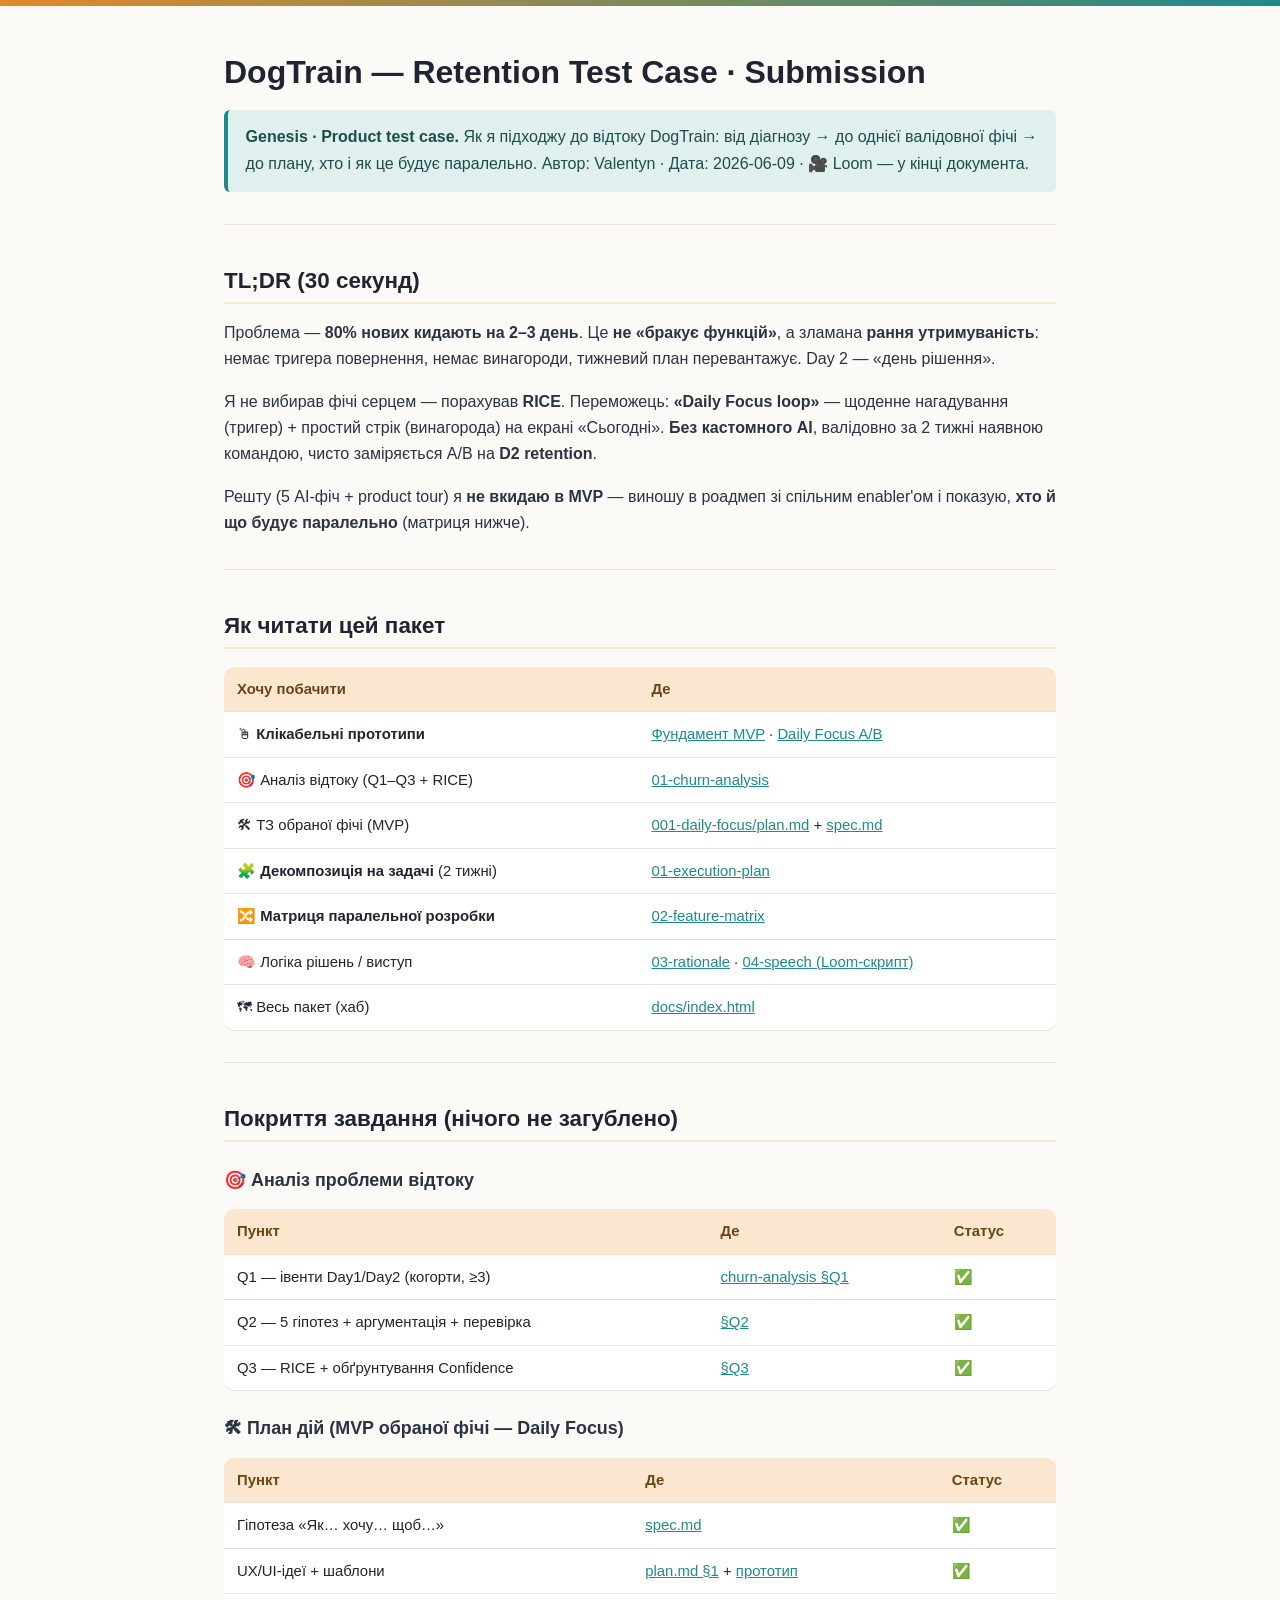
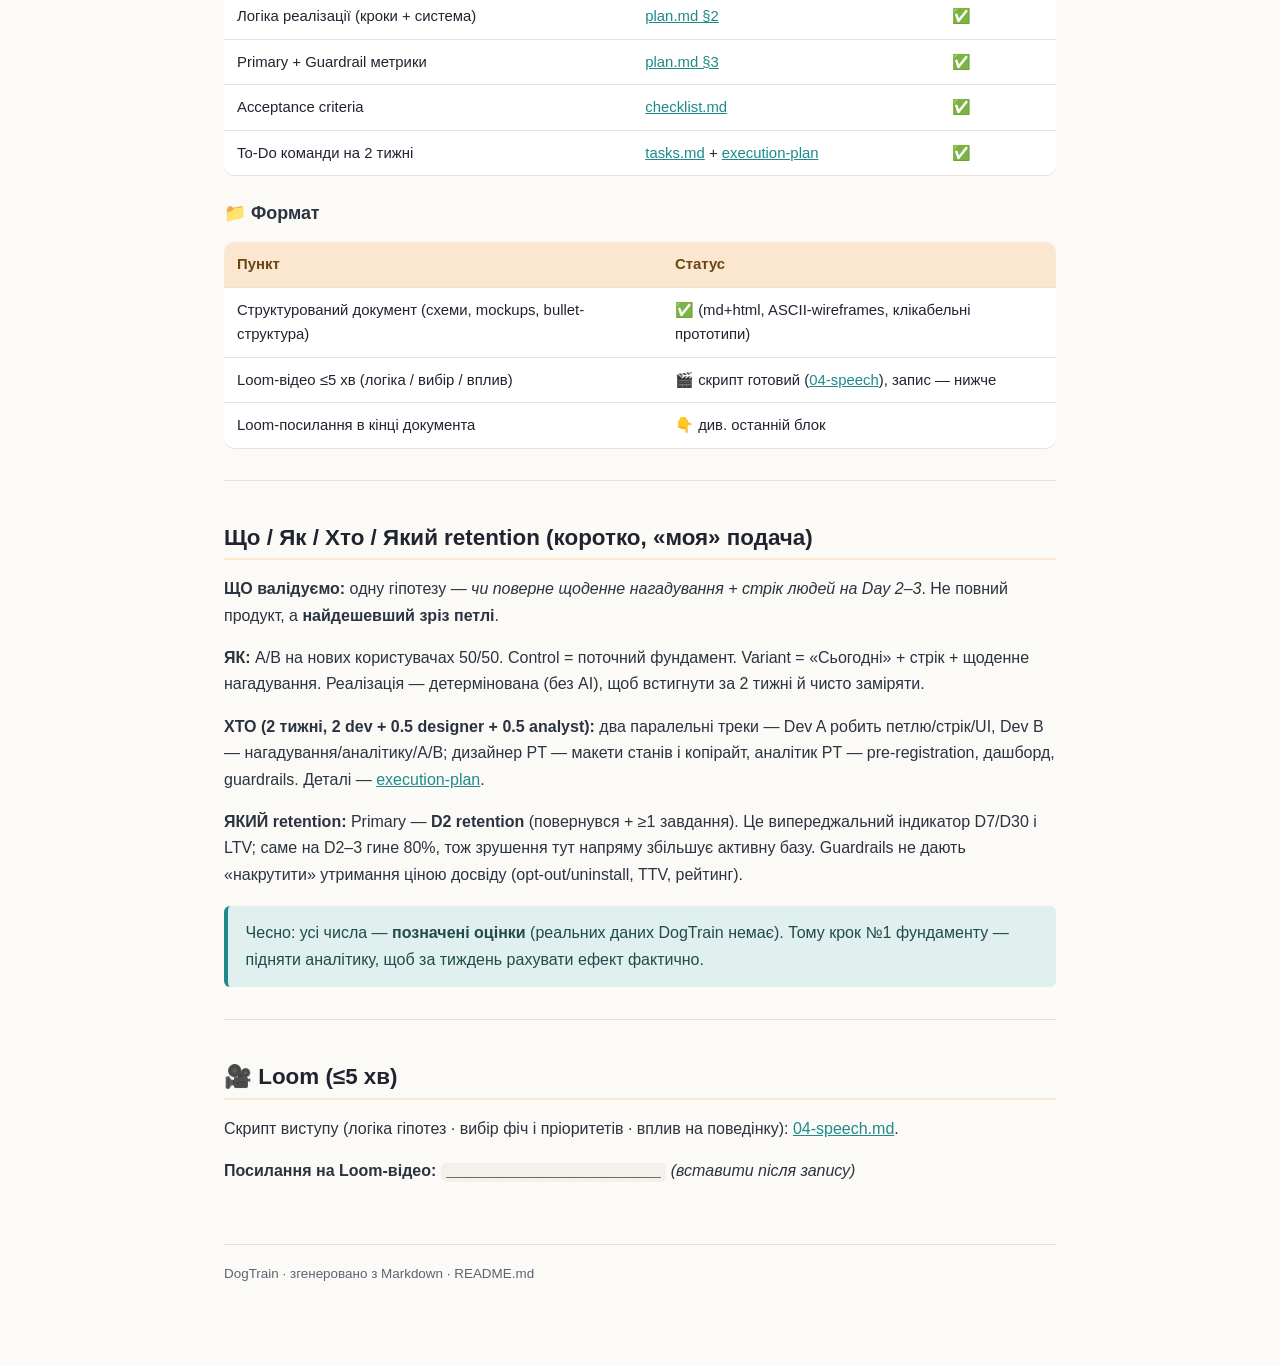
<file: delivery/README.html>
<!DOCTYPE html>
<html lang="uk">
<head>
<meta charset="utf-8">
<meta name="viewport" content="width=device-width, initial-scale=1">
<title>DogTrain — Retention Test Case · Submission</title>
<style>
  :root {
    --ink:#1f2430; --muted:#5b6472; --line:#e7e3da; --bg:#fbfaf7; --card:#ffffff;
    --amber:#e08a2b; --amber-soft:#fbe6cf; --teal:#1f8a8a; --teal-soft:#dff0ef;
    --code:#f4f1ea; --ok:#2f8f4e; --warn:#c47d12; --crit:#c0392b;
  }
  * { box-sizing:border-box; }
  body { margin:0; background:var(--bg); color:var(--ink);
    font:16px/1.65 -apple-system,BlinkMacSystemFont,"Segoe UI",Roboto,Helvetica,Arial,sans-serif; }
  .wrap { max-width:880px; margin:0 auto; padding:40px 24px 80px; }
  .topbar { background:linear-gradient(120deg,var(--amber),var(--teal)); height:6px; }
  h1,h2,h3,h4 { line-height:1.25; color:var(--ink); }
  h1 { font-size:2rem; margin:.2em 0 .5em; }
  h2 { font-size:1.4rem; margin:1.9em 0 .6em; padding-bottom:.3em; border-bottom:2px solid var(--amber-soft); }
  h3 { font-size:1.12rem; margin:1.5em 0 .4em; color:#2b3340; }
  h4 { font-size:1rem; margin:1.2em 0 .3em; color:var(--muted); text-transform:uppercase; letter-spacing:.04em; }
  p,li { color:#2b3340; }
  a { color:var(--teal); }
  blockquote { margin:1.1em 0; padding:.6em 1.1em; background:var(--teal-soft);
    border-left:4px solid var(--teal); border-radius:6px; color:#214b4b; }
  blockquote p { margin:.3em 0; color:#214b4b; }
  code { background:var(--code); padding:.12em .4em; border-radius:5px;
    font:.86em "SF Mono",Menlo,Consolas,monospace; }
  pre { background:#272b33; color:#e6e6e6; padding:16px 18px; border-radius:10px;
    overflow:auto; font-size:.84rem; line-height:1.5; }
  pre code { background:none; padding:0; color:inherit; }
  table { border-collapse:collapse; width:100%; margin:1.2em 0; font-size:.93rem;
    background:var(--card); border-radius:10px; overflow:hidden; box-shadow:0 1px 0 var(--line); }
  th,td { text-align:left; padding:10px 13px; border-bottom:1px solid var(--line); vertical-align:top; }
  th { background:var(--amber-soft); color:#6a4513; font-weight:650; }
  tr:last-child td { border-bottom:none; }
  td:first-child { font-weight:500; }
  hr { border:none; border-top:1px solid var(--line); margin:2em 0; }
  ul,ol { padding-left:1.3em; }
  li { margin:.25em 0; }
  .meta { color:var(--muted); font-size:.9rem; }
  .doc-foot { margin-top:60px; padding-top:18px; border-top:1px solid var(--line);
    color:var(--muted); font-size:.84rem; }
  @media print { .topbar{display:none} body{background:#fff} .wrap{padding:0} }
</style>
</head>
<body>
<div class="topbar"></div>
<div class="wrap">
<h1 id="dogtrain-retention-test-case-submission">DogTrain — Retention Test Case · Submission</h1>
<blockquote>
<p><strong>Genesis · Product test case.</strong> Як я підходжу до відтоку DogTrain: від діагнозу → до однієї валідовної фічі → до плану, хто і як це будує паралельно.
Автор: Valentyn · Дата: 2026-06-09 · 🎥 Loom — у кінці документа.</p>
</blockquote>
<hr />
<h2 id="tldr-30">TL;DR (30 секунд)</h2>
<p>Проблема — <strong>80% нових кидають на 2–3 день</strong>. Це <strong>не «бракує функцій»</strong>, а зламана <strong>рання утримуваність</strong>: немає тригера повернення, немає винагороди, тижневий план перевантажує. Day 2 — «день рішення».</p>
<p>Я не вибирав фічі серцем — порахував <strong>RICE</strong>. Переможець: <strong>«Daily Focus loop»</strong> — щоденне нагадування (тригер) + простий стрік (винагорода) на екрані «Сьогодні». <strong>Без кастомного AI</strong>, валідовно за 2 тижні наявною командою, чисто заміряється A/B на <strong>D2 retention</strong>.</p>
<p>Решту (5 AI-фіч + product tour) я <strong>не вкидаю в MVP</strong> — виношу в роадмеп зі спільним enabler'ом і показую, <strong>хто й що будує паралельно</strong> (матриця нижче).</p>
<hr />
<h2 id="_1">Як читати цей пакет</h2>
<table>
<thead>
<tr>
<th>Хочу побачити</th>
<th>Де</th>
</tr>
</thead>
<tbody>
<tr>
<td>🖱 <strong>Клікабельні прототипи</strong></td>
<td><a href="../prototype/index.html">Фундамент MVP</a> · <a href="../prototype/daily-focus.html">Daily Focus A/B</a></td>
</tr>
<tr>
<td>🎯 Аналіз відтоку (Q1–Q3 + RICE)</td>
<td><a href="../docs/product/01-churn-analysis.md">01-churn-analysis</a></td>
</tr>
<tr>
<td>🛠 ТЗ обраної фічі (MVP)</td>
<td><a href="../specs/001-daily-focus/plan.md">001-daily-focus/plan.md</a> + <a href="../specs/001-daily-focus/spec.md">spec.md</a></td>
</tr>
<tr>
<td>🧩 <strong>Декомпозиція на задачі</strong> (2 тижні)</td>
<td><a href="./01-execution-plan.md">01-execution-plan</a></td>
</tr>
<tr>
<td>🔀 <strong>Матриця паралельної розробки</strong></td>
<td><a href="./02-feature-matrix.md">02-feature-matrix</a></td>
</tr>
<tr>
<td>🧠 Логіка рішень / виступ</td>
<td><a href="../docs/product/03-rationale.md">03-rationale</a> · <a href="../docs/product/04-speech.md">04-speech (Loom-скрипт)</a></td>
</tr>
<tr>
<td>🗺 Весь пакет (хаб)</td>
<td><a href="../docs/index.html">docs/index.html</a></td>
</tr>
</tbody>
</table>
<hr />
<h2 id="_2">Покриття завдання (нічого не загублено)</h2>
<h3 id="_3">🎯 Аналіз проблеми відтоку</h3>
<table>
<thead>
<tr>
<th>Пункт</th>
<th>Де</th>
<th>Статус</th>
</tr>
</thead>
<tbody>
<tr>
<td>Q1 — івенти Day1/Day2 (когорти, ≥3)</td>
<td><a href="../docs/product/01-churn-analysis.md">churn-analysis §Q1</a></td>
<td>✅</td>
</tr>
<tr>
<td>Q2 — 5 гіпотез + аргументація + перевірка</td>
<td><a href="../docs/product/01-churn-analysis.md">§Q2</a></td>
<td>✅</td>
</tr>
<tr>
<td>Q3 — RICE + обґрунтування Confidence</td>
<td><a href="../docs/product/01-churn-analysis.md">§Q3</a></td>
<td>✅</td>
</tr>
</tbody>
</table>
<h3 id="mvp-daily-focus">🛠 План дій (MVP обраної фічі — Daily Focus)</h3>
<table>
<thead>
<tr>
<th>Пункт</th>
<th>Де</th>
<th>Статус</th>
</tr>
</thead>
<tbody>
<tr>
<td>Гіпотеза «Як… хочу… щоб…»</td>
<td><a href="../specs/001-daily-focus/spec.md">spec.md</a></td>
<td>✅</td>
</tr>
<tr>
<td>UX/UI-ідеї + шаблони</td>
<td><a href="../specs/001-daily-focus/plan.md">plan.md §1</a> + <a href="../prototype/daily-focus.html">прототип</a></td>
<td>✅</td>
</tr>
<tr>
<td>Логіка реалізації (кроки + система)</td>
<td><a href="../specs/001-daily-focus/plan.md">plan.md §2</a></td>
<td>✅</td>
</tr>
<tr>
<td>Primary + Guardrail метрики</td>
<td><a href="../specs/001-daily-focus/plan.md">plan.md §3</a></td>
<td>✅</td>
</tr>
<tr>
<td>Acceptance criteria</td>
<td><a href="../specs/001-daily-focus/checklist.md">checklist.md</a></td>
<td>✅</td>
</tr>
<tr>
<td>To-Do команди на 2 тижні</td>
<td><a href="../specs/001-daily-focus/tasks.md">tasks.md</a> + <a href="./01-execution-plan.md">execution-plan</a></td>
<td>✅</td>
</tr>
</tbody>
</table>
<h3 id="_4">📁 Формат</h3>
<table>
<thead>
<tr>
<th>Пункт</th>
<th>Статус</th>
</tr>
</thead>
<tbody>
<tr>
<td>Структурований документ (схеми, mockups, bullet-структура)</td>
<td>✅ (md+html, ASCII-wireframes, клікабельні прототипи)</td>
</tr>
<tr>
<td>Loom-відео ≤5 хв (логіка / вибір / вплив)</td>
<td>🎬 скрипт готовий (<a href="../docs/product/04-speech.md">04-speech</a>), запис — нижче</td>
</tr>
<tr>
<td>Loom-посилання в кінці документа</td>
<td>👇 див. останній блок</td>
</tr>
</tbody>
</table>
<hr />
<h2 id="retention">Що / Як / Хто / Який retention (коротко, «моя» подача)</h2>
<p><strong>ЩО валідуємо:</strong> одну гіпотезу — <em>чи поверне щоденне нагадування + стрік людей на Day 2–3</em>. Не повний продукт, а <strong>найдешевший зріз петлі</strong>.</p>
<p><strong>ЯК:</strong> A/B на нових користувачах 50/50. Control = поточний фундамент. Variant = «Сьогодні» + стрік + щоденне нагадування. Реалізація — детермінована (без AI), щоб встигнути за 2 тижні й чисто заміряти.</p>
<p><strong>ХТО (2 тижні, 2 dev + 0.5 designer + 0.5 analyst):</strong> два паралельні треки — Dev A робить петлю/стрік/UI, Dev B — нагадування/аналітику/A/B; дизайнер PT — макети станів і копірайт, аналітик PT — pre-registration, дашборд, guardrails. Деталі — <a href="./01-execution-plan.md">execution-plan</a>.</p>
<p><strong>ЯКИЙ retention:</strong> Primary — <strong>D2 retention</strong> (повернувся + ≥1 завдання). Це випереджальний індикатор D7/D30 і LTV; саме на D2–3 гине 80%, тож зрушення тут напряму збільшує активну базу. Guardrails не дають «накрутити» утримання ціною досвіду (opt-out/uninstall, TTV, рейтинг).</p>
<blockquote>
<p>Чесно: усі числа — <strong>позначені оцінки</strong> (реальних даних DogTrain немає). Тому крок №1 фундаменту — підняти аналітику, щоб за тиждень рахувати ефект фактично.</p>
</blockquote>
<hr />
<h2 id="loom-5">🎥 Loom (≤5 хв)</h2>
<p>Скрипт виступу (логіка гіпотез · вибір фіч і пріоритетів · вплив на поведінку): <a href="../docs/product/04-speech.md">04-speech.md</a>.</p>
<p><strong>Посилання на Loom-відео:</strong> <code>__________________________</code>  <em>(вставити після запису)</em></p>
<div class="doc-foot">DogTrain · згенеровано з Markdown · README.md</div>
</div>
</body>
</html>
</file>
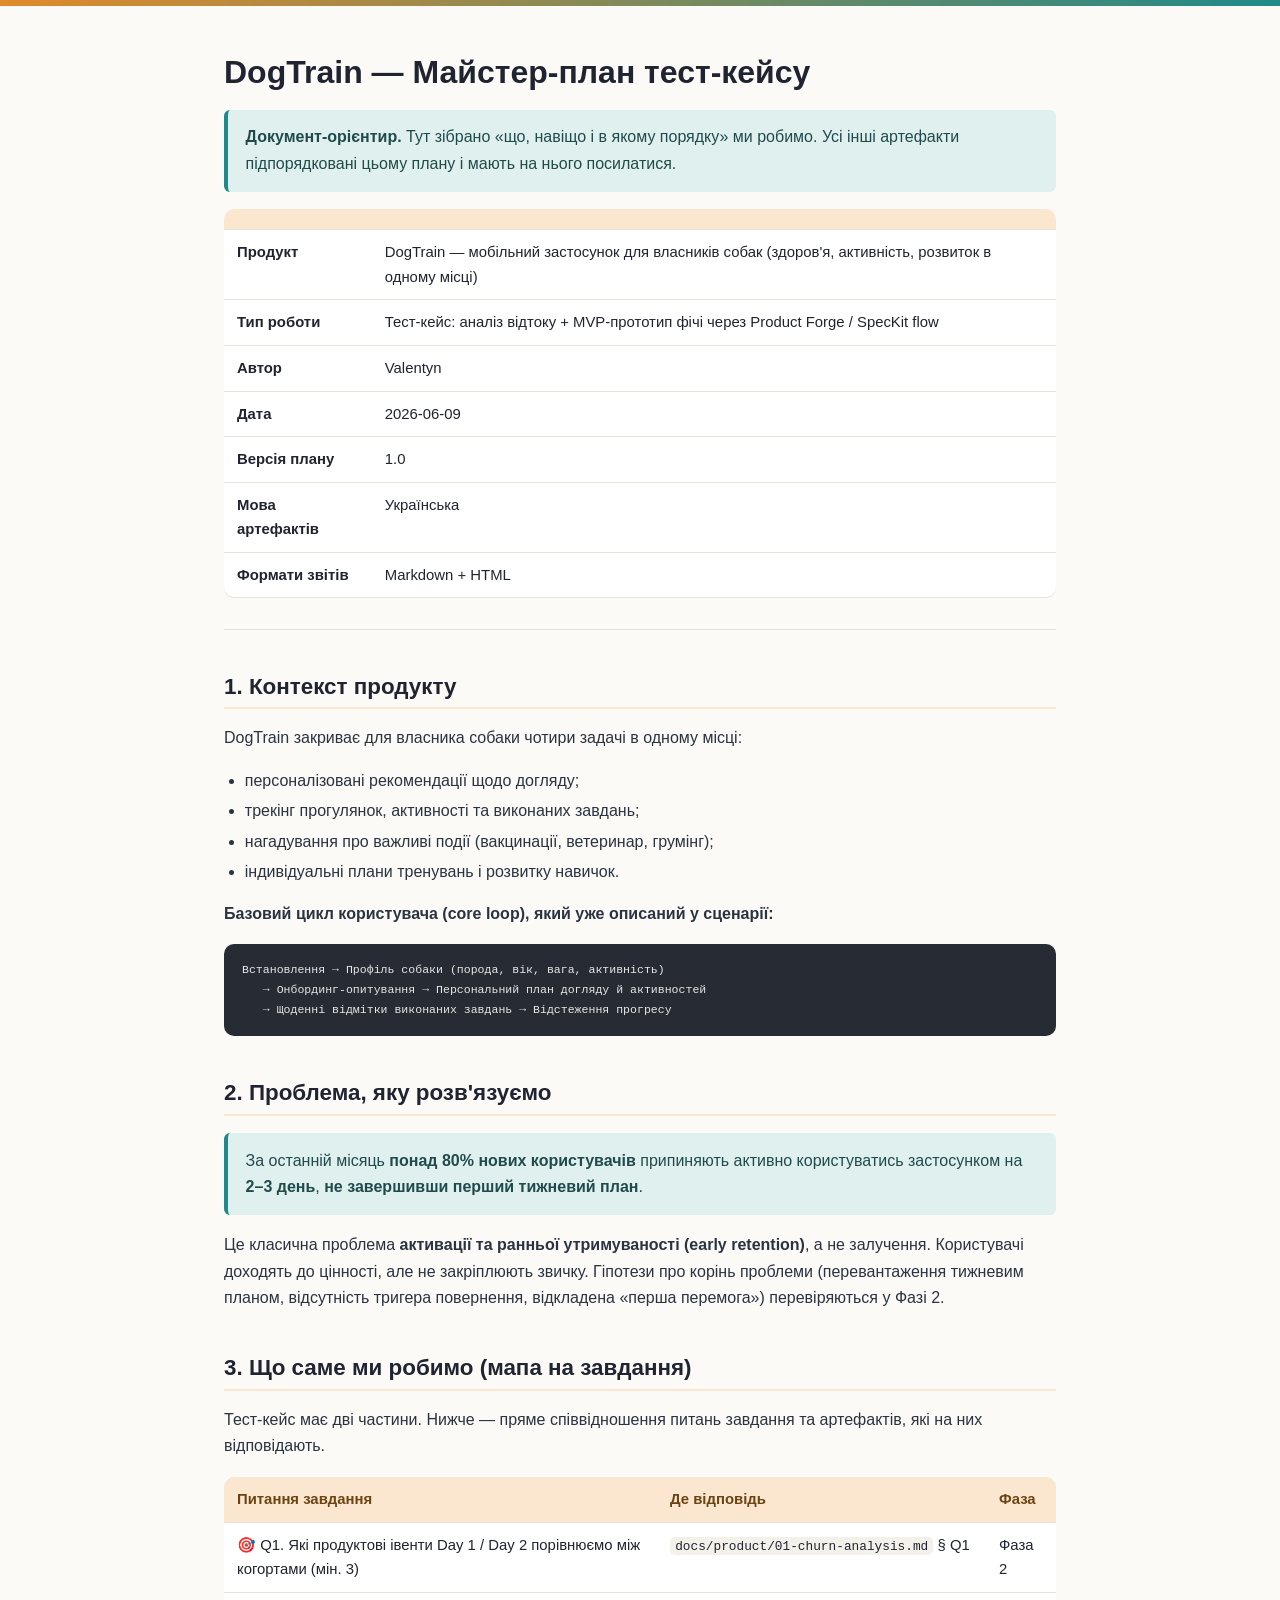
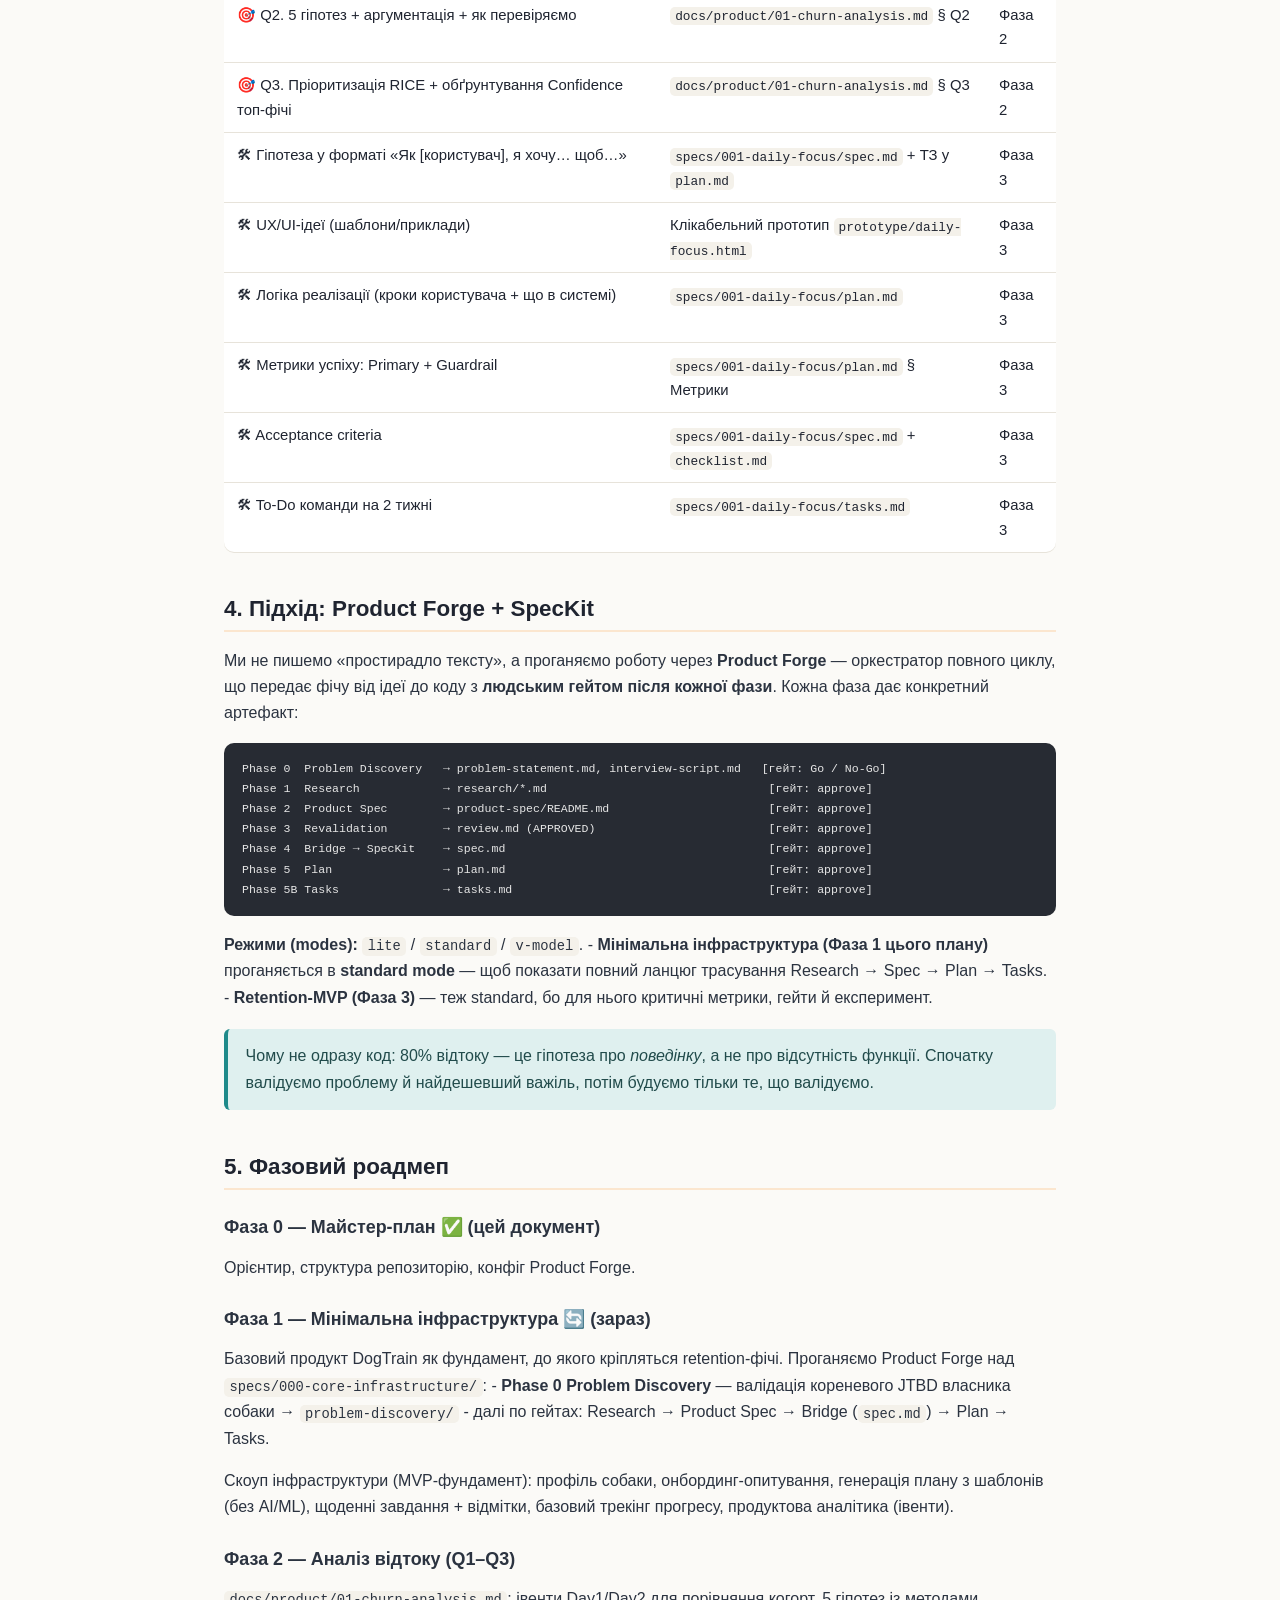
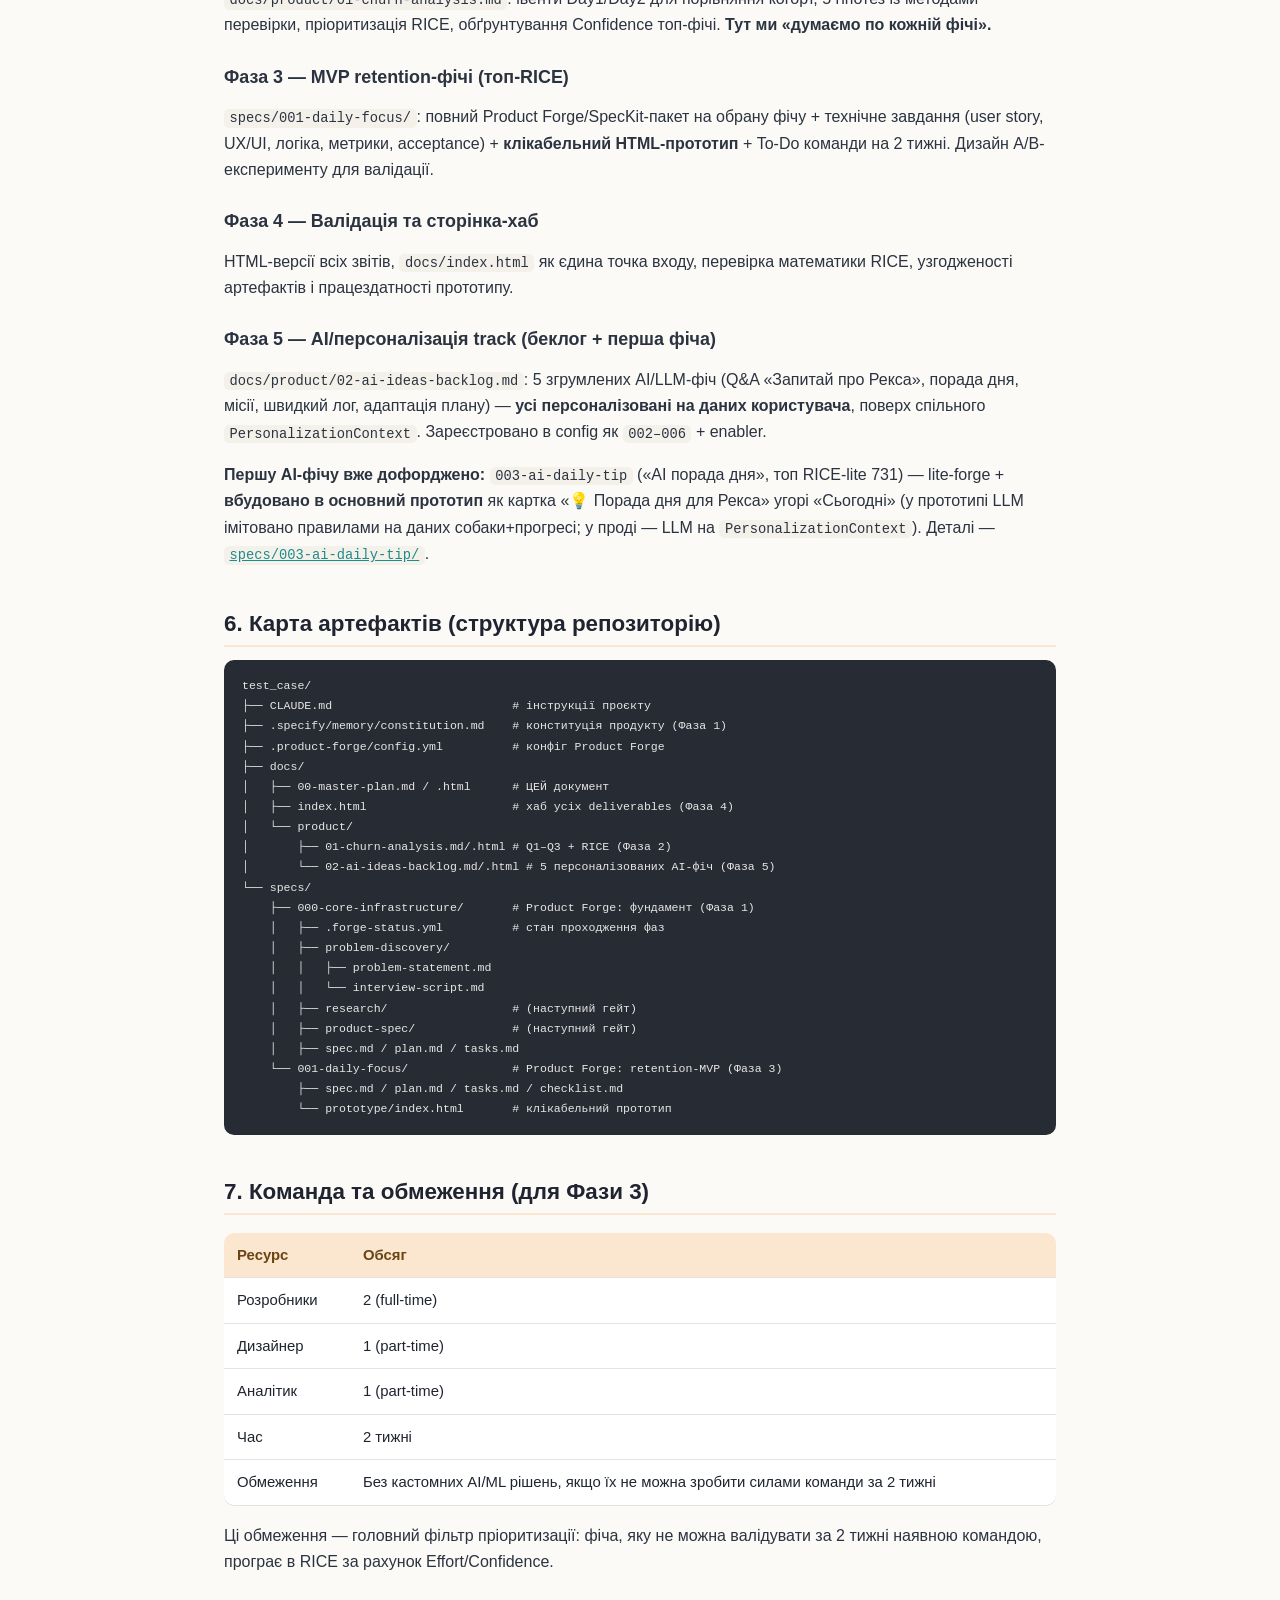
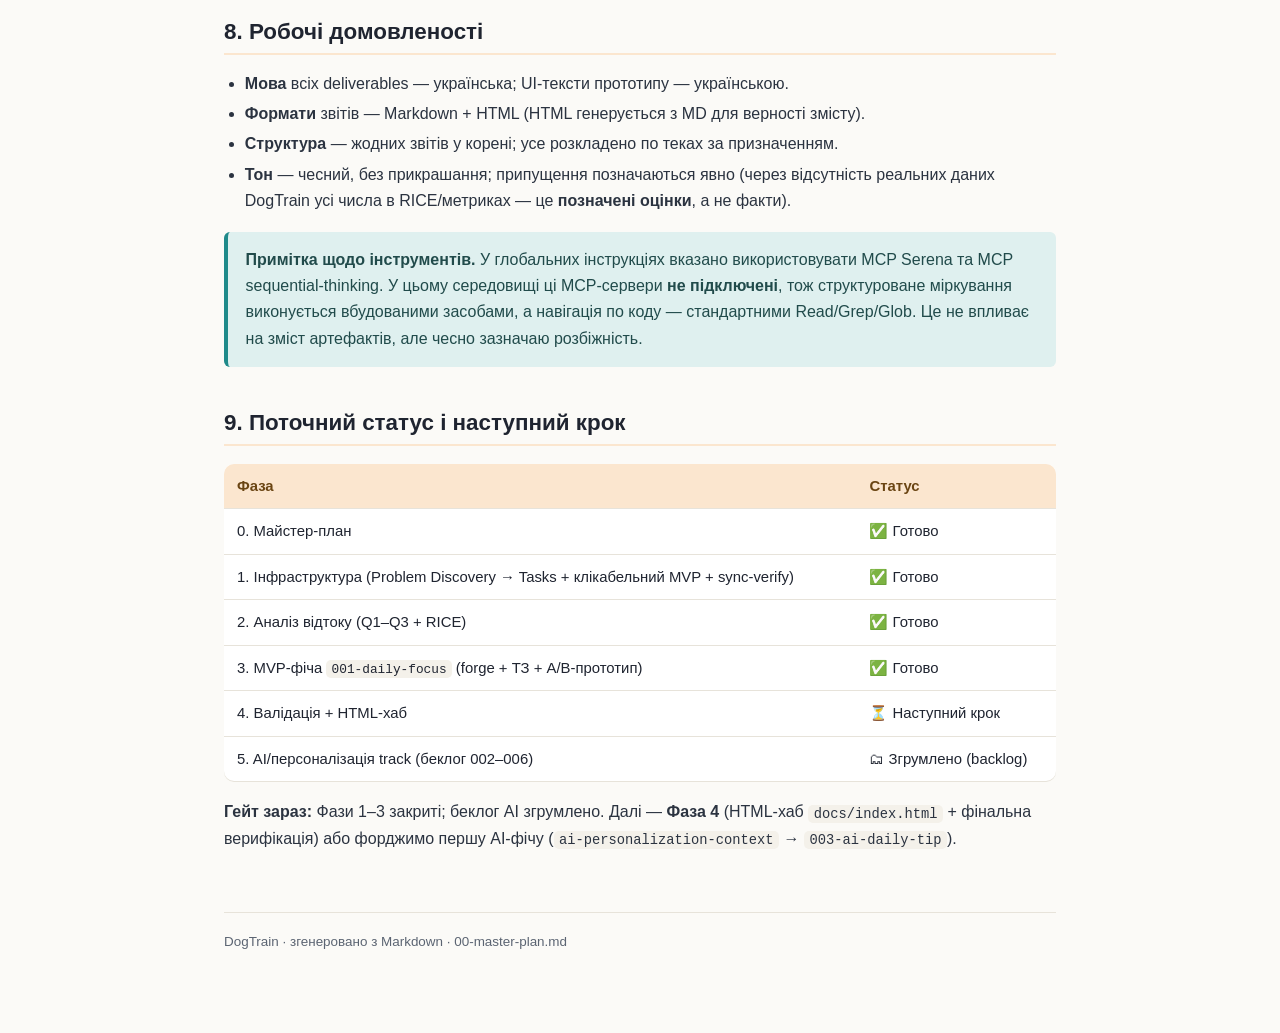
<file: docs/00-master-plan.html>
<!DOCTYPE html>
<html lang="uk">
<head>
<meta charset="utf-8">
<meta name="viewport" content="width=device-width, initial-scale=1">
<title>DogTrain — Майстер-план тест-кейсу</title>
<style>
  :root {
    --ink:#1f2430; --muted:#5b6472; --line:#e7e3da; --bg:#fbfaf7; --card:#ffffff;
    --amber:#e08a2b; --amber-soft:#fbe6cf; --teal:#1f8a8a; --teal-soft:#dff0ef;
    --code:#f4f1ea; --ok:#2f8f4e; --warn:#c47d12; --crit:#c0392b;
  }
  * { box-sizing:border-box; }
  body { margin:0; background:var(--bg); color:var(--ink);
    font:16px/1.65 -apple-system,BlinkMacSystemFont,"Segoe UI",Roboto,Helvetica,Arial,sans-serif; }
  .wrap { max-width:880px; margin:0 auto; padding:40px 24px 80px; }
  .topbar { background:linear-gradient(120deg,var(--amber),var(--teal)); height:6px; }
  h1,h2,h3,h4 { line-height:1.25; color:var(--ink); }
  h1 { font-size:2rem; margin:.2em 0 .5em; }
  h2 { font-size:1.4rem; margin:1.9em 0 .6em; padding-bottom:.3em; border-bottom:2px solid var(--amber-soft); }
  h3 { font-size:1.12rem; margin:1.5em 0 .4em; color:#2b3340; }
  h4 { font-size:1rem; margin:1.2em 0 .3em; color:var(--muted); text-transform:uppercase; letter-spacing:.04em; }
  p,li { color:#2b3340; }
  a { color:var(--teal); }
  blockquote { margin:1.1em 0; padding:.6em 1.1em; background:var(--teal-soft);
    border-left:4px solid var(--teal); border-radius:6px; color:#214b4b; }
  blockquote p { margin:.3em 0; color:#214b4b; }
  code { background:var(--code); padding:.12em .4em; border-radius:5px;
    font:.86em "SF Mono",Menlo,Consolas,monospace; }
  pre { background:#272b33; color:#e6e6e6; padding:16px 18px; border-radius:10px;
    overflow:auto; font-size:.84rem; line-height:1.5; }
  pre code { background:none; padding:0; color:inherit; }
  table { border-collapse:collapse; width:100%; margin:1.2em 0; font-size:.93rem;
    background:var(--card); border-radius:10px; overflow:hidden; box-shadow:0 1px 0 var(--line); }
  th,td { text-align:left; padding:10px 13px; border-bottom:1px solid var(--line); vertical-align:top; }
  th { background:var(--amber-soft); color:#6a4513; font-weight:650; }
  tr:last-child td { border-bottom:none; }
  td:first-child { font-weight:500; }
  hr { border:none; border-top:1px solid var(--line); margin:2em 0; }
  ul,ol { padding-left:1.3em; }
  li { margin:.25em 0; }
  .meta { color:var(--muted); font-size:.9rem; }
  .doc-foot { margin-top:60px; padding-top:18px; border-top:1px solid var(--line);
    color:var(--muted); font-size:.84rem; }
  @media print { .topbar{display:none} body{background:#fff} .wrap{padding:0} }
</style>
</head>
<body>
<div class="topbar"></div>
<div class="wrap">
<h1 id="dogtrain-">DogTrain — Майстер-план тест-кейсу</h1>
<blockquote>
<p><strong>Документ-орієнтир.</strong> Тут зібрано «що, навіщо і в якому порядку» ми робимо. Усі інші артефакти підпорядковані цьому плану і мають на нього посилатися.</p>
</blockquote>
<table>
<thead>
<tr>
<th></th>
<th></th>
</tr>
</thead>
<tbody>
<tr>
<td><strong>Продукт</strong></td>
<td>DogTrain — мобільний застосунок для власників собак (здоров'я, активність, розвиток в одному місці)</td>
</tr>
<tr>
<td><strong>Тип роботи</strong></td>
<td>Тест-кейс: аналіз відтоку + MVP-прототип фічі через Product Forge / SpecKit flow</td>
</tr>
<tr>
<td><strong>Автор</strong></td>
<td>Valentyn</td>
</tr>
<tr>
<td><strong>Дата</strong></td>
<td>2026-06-09</td>
</tr>
<tr>
<td><strong>Версія плану</strong></td>
<td>1.0</td>
</tr>
<tr>
<td><strong>Мова артефактів</strong></td>
<td>Українська</td>
</tr>
<tr>
<td><strong>Формати звітів</strong></td>
<td>Markdown + HTML</td>
</tr>
</tbody>
</table>
<hr />
<h2 id="1">1. Контекст продукту</h2>
<p>DogTrain закриває для власника собаки чотири задачі в одному місці:</p>
<ul>
<li>персоналізовані рекомендації щодо догляду;</li>
<li>трекінг прогулянок, активності та виконаних завдань;</li>
<li>нагадування про важливі події (вакцинації, ветеринар, грумінг);</li>
<li>індивідуальні плани тренувань і розвитку навичок.</li>
</ul>
<p><strong>Базовий цикл користувача (core loop), який уже описаний у сценарії:</strong></p>
<pre><code>Встановлення → Профіль собаки (порода, вік, вага, активність)
   → Онбординг-опитування → Персональний план догляду й активностей
   → Щоденні відмітки виконаних завдань → Відстеження прогресу
</code></pre>
<h2 id="2">2. Проблема, яку розв'язуємо</h2>
<blockquote>
<p>За останній місяць <strong>понад 80% нових користувачів</strong> припиняють активно користуватись застосунком на <strong>2–3 день</strong>, <strong>не завершивши перший тижневий план</strong>.</p>
</blockquote>
<p>Це класична проблема <strong>активації та ранньої утримуваності (early retention)</strong>, а не залучення. Користувачі доходять до цінності, але не закріплюють звичку. Гіпотези про корінь проблеми (перевантаження тижневим планом, відсутність тригера повернення, відкладена «перша перемога») перевіряються у Фазі 2.</p>
<h2 id="3">3. Що саме ми робимо (мапа на завдання)</h2>
<p>Тест-кейс має дві частини. Нижче — пряме співвідношення питань завдання та артефактів, які на них відповідають.</p>
<table>
<thead>
<tr>
<th>Питання завдання</th>
<th>Де відповідь</th>
<th>Фаза</th>
</tr>
</thead>
<tbody>
<tr>
<td>🎯 Q1. Які продуктові івенти Day 1 / Day 2 порівнюємо між когортами (мін. 3)</td>
<td><code>docs/product/01-churn-analysis.md</code> § Q1</td>
<td>Фаза 2</td>
</tr>
<tr>
<td>🎯 Q2. 5 гіпотез + аргументація + як перевіряємо</td>
<td><code>docs/product/01-churn-analysis.md</code> § Q2</td>
<td>Фаза 2</td>
</tr>
<tr>
<td>🎯 Q3. Пріоритизація RICE + обґрунтування Confidence топ-фічі</td>
<td><code>docs/product/01-churn-analysis.md</code> § Q3</td>
<td>Фаза 2</td>
</tr>
<tr>
<td>🛠 Гіпотеза у форматі «Як [користувач], я хочу… щоб…»</td>
<td><code>specs/001-daily-focus/spec.md</code> + ТЗ у <code>plan.md</code></td>
<td>Фаза 3</td>
</tr>
<tr>
<td>🛠 UX/UI-ідеї (шаблони/приклади)</td>
<td>Клікабельний прототип <code>prototype/daily-focus.html</code></td>
<td>Фаза 3</td>
</tr>
<tr>
<td>🛠 Логіка реалізації (кроки користувача + що в системі)</td>
<td><code>specs/001-daily-focus/plan.md</code></td>
<td>Фаза 3</td>
</tr>
<tr>
<td>🛠 Метрики успіху: Primary + Guardrail</td>
<td><code>specs/001-daily-focus/plan.md</code> § Метрики</td>
<td>Фаза 3</td>
</tr>
<tr>
<td>🛠 Acceptance criteria</td>
<td><code>specs/001-daily-focus/spec.md</code> + <code>checklist.md</code></td>
<td>Фаза 3</td>
</tr>
<tr>
<td>🛠 To-Do команди на 2 тижні</td>
<td><code>specs/001-daily-focus/tasks.md</code></td>
<td>Фаза 3</td>
</tr>
</tbody>
</table>
<h2 id="4-product-forge-speckit">4. Підхід: Product Forge + SpecKit</h2>
<p>Ми не пишемо «простирадло тексту», а проганяємо роботу через <strong>Product Forge</strong> — оркестратор повного циклу, що передає фічу від ідеї до коду з <strong>людським гейтом після кожної фази</strong>. Кожна фаза дає конкретний артефакт:</p>
<pre><code>Phase 0  Problem Discovery   → problem-statement.md, interview-script.md   [гейт: Go / No-Go]
Phase 1  Research            → research/*.md                                [гейт: approve]
Phase 2  Product Spec        → product-spec/README.md                       [гейт: approve]
Phase 3  Revalidation        → review.md (APPROVED)                         [гейт: approve]
Phase 4  Bridge → SpecKit    → spec.md                                      [гейт: approve]
Phase 5  Plan                → plan.md                                      [гейт: approve]
Phase 5B Tasks               → tasks.md                                     [гейт: approve]
</code></pre>
<p><strong>Режими (modes):</strong> <code>lite</code> / <code>standard</code> / <code>v-model</code>.
- <strong>Мінімальна інфраструктура (Фаза 1 цього плану)</strong> проганяється в <strong>standard mode</strong> — щоб показати повний ланцюг трасування Research → Spec → Plan → Tasks.
- <strong>Retention-MVP (Фаза 3)</strong> — теж standard, бо для нього критичні метрики, гейти й експеримент.</p>
<blockquote>
<p>Чому не одразу код: 80% відтоку — це гіпотеза про <em>поведінку</em>, а не про відсутність функції. Спочатку валідуємо проблему й найдешевший важіль, потім будуємо тільки те, що валідуємо.</p>
</blockquote>
<h2 id="5">5. Фазовий роадмеп</h2>
<h3 id="0-">Фаза 0 — Майстер-план ✅ (цей документ)</h3>
<p>Орієнтир, структура репозиторію, конфіг Product Forge.</p>
<h3 id="1_1">Фаза 1 — Мінімальна інфраструктура 🔄 (зараз)</h3>
<p>Базовий продукт DogTrain як фундамент, до якого кріпляться retention-фічі. Проганяємо Product Forge над <code>specs/000-core-infrastructure/</code>:
- <strong>Phase 0 Problem Discovery</strong> — валідація кореневого JTBD власника собаки → <code>problem-discovery/</code>
- далі по гейтах: Research → Product Spec → Bridge (<code>spec.md</code>) → Plan → Tasks.</p>
<p>Скоуп інфраструктури (MVP-фундамент): профіль собаки, онбординг-опитування, генерація плану з шаблонів (без AI/ML), щоденні завдання + відмітки, базовий трекінг прогресу, продуктова аналітика (івенти).</p>
<h3 id="2-q1q3">Фаза 2 — Аналіз відтоку (Q1–Q3)</h3>
<p><code>docs/product/01-churn-analysis.md</code>: івенти Day1/Day2 для порівняння когорт, 5 гіпотез із методами перевірки, пріоритизація RICE, обґрунтування Confidence топ-фічі. <strong>Тут ми «думаємо по кожній фічі».</strong></p>
<h3 id="3-mvp-retention-rice">Фаза 3 — MVP retention-фічі (топ-RICE)</h3>
<p><code>specs/001-daily-focus/</code>: повний Product Forge/SpecKit-пакет на обрану фічу + технічне завдання (user story, UX/UI, логіка, метрики, acceptance) + <strong>клікабельний HTML-прототип</strong> + To-Do команди на 2 тижні. Дизайн A/B-експерименту для валідації.</p>
<h3 id="4-">Фаза 4 — Валідація та сторінка-хаб</h3>
<p>HTML-версії всіх звітів, <code>docs/index.html</code> як єдина точка входу, перевірка математики RICE, узгодженості артефактів і працездатності прототипу.</p>
<h3 id="5-ai-track">Фаза 5 — AI/персоналізація track (беклог + перша фіча)</h3>
<p><code>docs/product/02-ai-ideas-backlog.md</code>: 5 згрумлених AI/LLM-фіч (Q&amp;A «Запитай про Рекса», порада дня, місії, швидкий лог, адаптація плану) — <strong>усі персоналізовані на даних користувача</strong>, поверх спільного <code>PersonalizationContext</code>. Зареєстровано в config як <code>002–006</code> + enabler.</p>
<p><strong>Першу AI-фічу вже дофорджено:</strong> <code>003-ai-daily-tip</code> («AI порада дня», топ RICE-lite 731) — lite-forge + <strong>вбудовано в основний прототип</strong> як картка «💡 Порада дня для Рекса» угорі «Сьогодні» (у прототипі LLM імітовано правилами на даних собаки+прогресі; у проді — LLM на <code>PersonalizationContext</code>). Деталі — <a href="../specs/003-ai-daily-tip/README.md"><code>specs/003-ai-daily-tip/</code></a>.</p>
<h2 id="6">6. Карта артефактів (структура репозиторію)</h2>
<pre><code>test_case/
├── CLAUDE.md                          # інструкції проєкту
├── .specify/memory/constitution.md    # конституція продукту (Фаза 1)
├── .product-forge/config.yml          # конфіг Product Forge
├── docs/
│   ├── 00-master-plan.md / .html      # ЦЕЙ документ
│   ├── index.html                     # хаб усіх deliverables (Фаза 4)
│   └── product/
│       ├── 01-churn-analysis.md/.html # Q1–Q3 + RICE (Фаза 2)
│       └── 02-ai-ideas-backlog.md/.html # 5 персоналізованих AI-фіч (Фаза 5)
└── specs/
    ├── 000-core-infrastructure/       # Product Forge: фундамент (Фаза 1)
    │   ├── .forge-status.yml          # стан проходження фаз
    │   ├── problem-discovery/
    │   │   ├── problem-statement.md
    │   │   └── interview-script.md
    │   ├── research/                  # (наступний гейт)
    │   ├── product-spec/              # (наступний гейт)
    │   ├── spec.md / plan.md / tasks.md
    └── 001-daily-focus/               # Product Forge: retention-MVP (Фаза 3)
        ├── spec.md / plan.md / tasks.md / checklist.md
        └── prototype/index.html       # клікабельний прототип
</code></pre>
<h2 id="7-3">7. Команда та обмеження (для Фази 3)</h2>
<table>
<thead>
<tr>
<th>Ресурс</th>
<th>Обсяг</th>
</tr>
</thead>
<tbody>
<tr>
<td>Розробники</td>
<td>2 (full-time)</td>
</tr>
<tr>
<td>Дизайнер</td>
<td>1 (part-time)</td>
</tr>
<tr>
<td>Аналітик</td>
<td>1 (part-time)</td>
</tr>
<tr>
<td>Час</td>
<td>2 тижні</td>
</tr>
<tr>
<td>Обмеження</td>
<td>Без кастомних AI/ML рішень, якщо їх не можна зробити силами команди за 2 тижні</td>
</tr>
</tbody>
</table>
<p>Ці обмеження — головний фільтр пріоритизації: фіча, яку не можна валідувати за 2 тижні наявною командою, програє в RICE за рахунок Effort/Confidence.</p>
<h2 id="8">8. Робочі домовленості</h2>
<ul>
<li><strong>Мова</strong> всіх deliverables — українська; UI-тексти прототипу — українською.</li>
<li><strong>Формати</strong> звітів — Markdown + HTML (HTML генерується з MD для верності змісту).</li>
<li><strong>Структура</strong> — жодних звітів у корені; усе розкладено по теках за призначенням.</li>
<li><strong>Тон</strong> — чесний, без прикрашання; припущення позначаються явно (через відсутність реальних даних DogTrain усі числа в RICE/метриках — це <strong>позначені оцінки</strong>, а не факти).</li>
</ul>
<blockquote>
<p><strong>Примітка щодо інструментів.</strong> У глобальних інструкціях вказано використовувати MCP Serena та MCP sequential-thinking. У цьому середовищі ці MCP-сервери <strong>не підключені</strong>, тож структуроване міркування виконується вбудованими засобами, а навігація по коду — стандартними Read/Grep/Glob. Це не впливає на зміст артефактів, але чесно зазначаю розбіжність.</p>
</blockquote>
<h2 id="9">9. Поточний статус і наступний крок</h2>
<table>
<thead>
<tr>
<th>Фаза</th>
<th>Статус</th>
</tr>
</thead>
<tbody>
<tr>
<td>0. Майстер-план</td>
<td>✅ Готово</td>
</tr>
<tr>
<td>1. Інфраструктура (Problem Discovery → Tasks + клікабельний MVP + sync-verify)</td>
<td>✅ Готово</td>
</tr>
<tr>
<td>2. Аналіз відтоку (Q1–Q3 + RICE)</td>
<td>✅ Готово</td>
</tr>
<tr>
<td>3. MVP-фіча <code>001-daily-focus</code> (forge + ТЗ + A/B-прототип)</td>
<td>✅ Готово</td>
</tr>
<tr>
<td>4. Валідація + HTML-хаб</td>
<td>⏳ Наступний крок</td>
</tr>
<tr>
<td>5. AI/персоналізація track (беклог 002–006)</td>
<td>🗂 Згрумлено (backlog)</td>
</tr>
</tbody>
</table>
<p><strong>Гейт зараз:</strong> Фази 1–3 закриті; беклог AI згрумлено. Далі — <strong>Фаза 4</strong> (HTML-хаб <code>docs/index.html</code> + фінальна верифікація) або форджимо першу AI-фічу (<code>ai-personalization-context</code> → <code>003-ai-daily-tip</code>).</p>
<div class="doc-foot">DogTrain · згенеровано з Markdown · 00-master-plan.md</div>
</div>
</body>
</html>
</file>
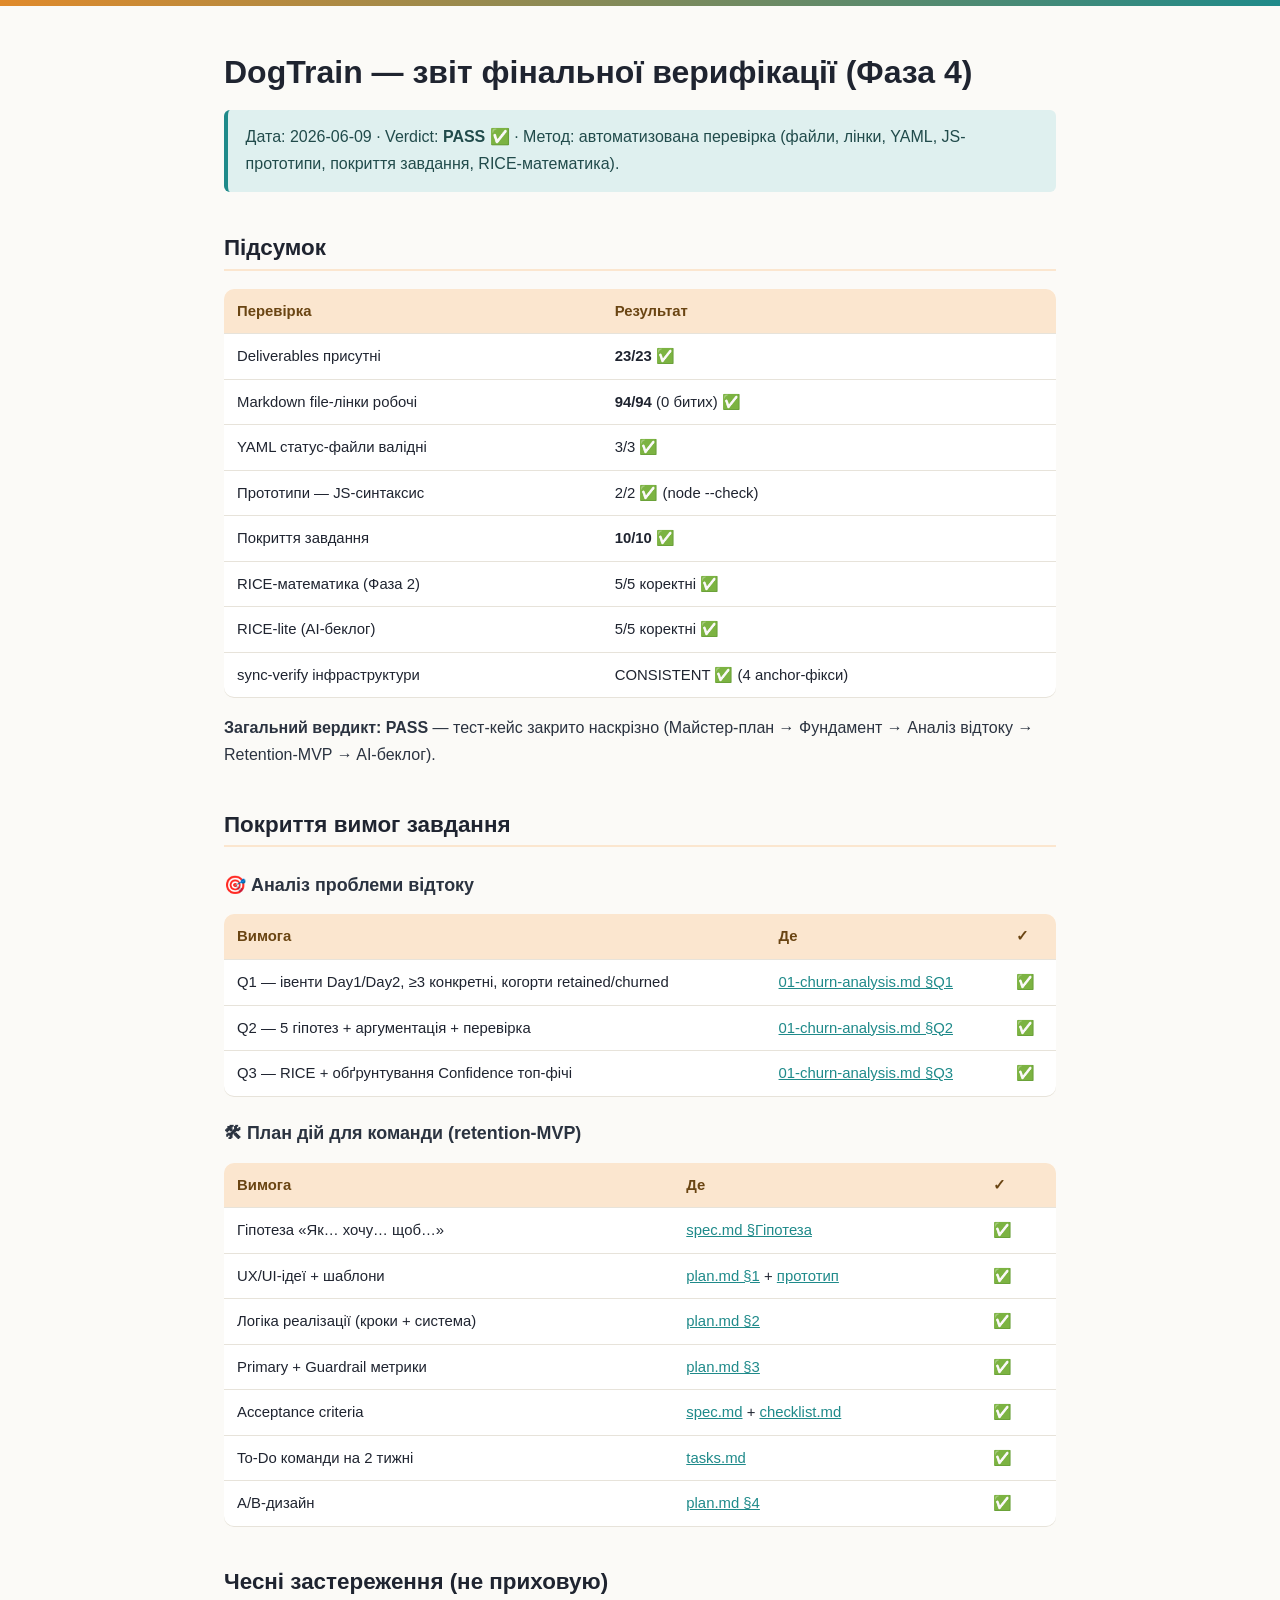
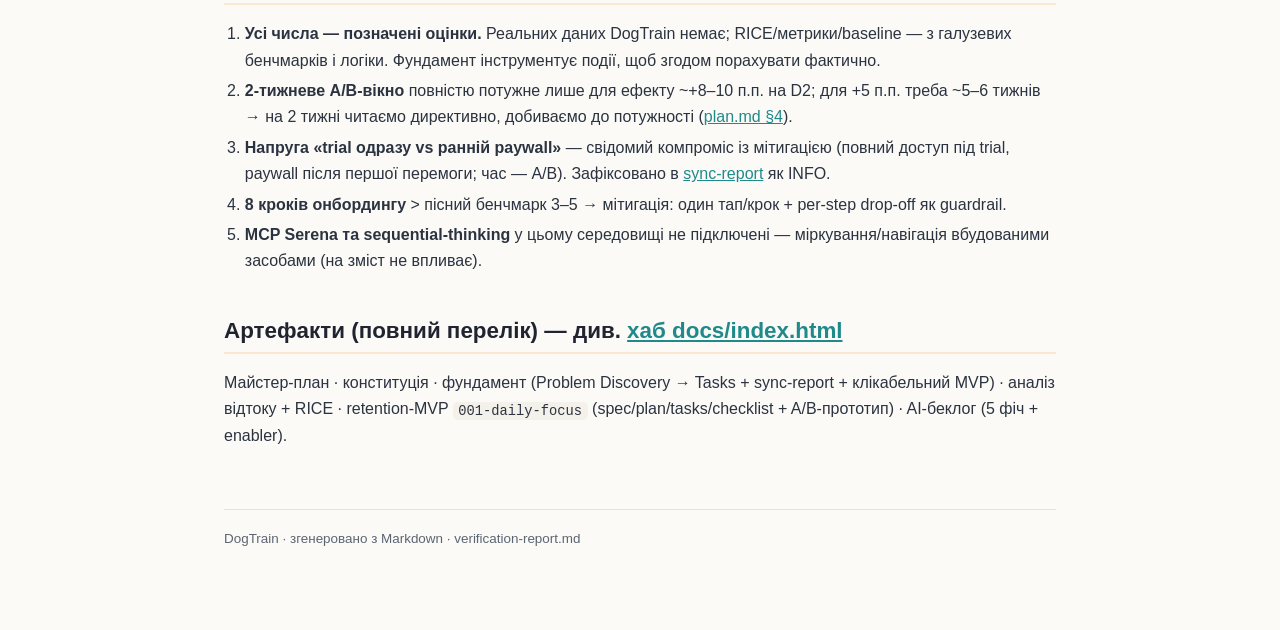
<file: docs/verification-report.html>
<!DOCTYPE html>
<html lang="uk">
<head>
<meta charset="utf-8">
<meta name="viewport" content="width=device-width, initial-scale=1">
<title>DogTrain — звіт фінальної верифікації (Фаза 4)</title>
<style>
  :root {
    --ink:#1f2430; --muted:#5b6472; --line:#e7e3da; --bg:#fbfaf7; --card:#ffffff;
    --amber:#e08a2b; --amber-soft:#fbe6cf; --teal:#1f8a8a; --teal-soft:#dff0ef;
    --code:#f4f1ea; --ok:#2f8f4e; --warn:#c47d12; --crit:#c0392b;
  }
  * { box-sizing:border-box; }
  body { margin:0; background:var(--bg); color:var(--ink);
    font:16px/1.65 -apple-system,BlinkMacSystemFont,"Segoe UI",Roboto,Helvetica,Arial,sans-serif; }
  .wrap { max-width:880px; margin:0 auto; padding:40px 24px 80px; }
  .topbar { background:linear-gradient(120deg,var(--amber),var(--teal)); height:6px; }
  h1,h2,h3,h4 { line-height:1.25; color:var(--ink); }
  h1 { font-size:2rem; margin:.2em 0 .5em; }
  h2 { font-size:1.4rem; margin:1.9em 0 .6em; padding-bottom:.3em; border-bottom:2px solid var(--amber-soft); }
  h3 { font-size:1.12rem; margin:1.5em 0 .4em; color:#2b3340; }
  h4 { font-size:1rem; margin:1.2em 0 .3em; color:var(--muted); text-transform:uppercase; letter-spacing:.04em; }
  p,li { color:#2b3340; }
  a { color:var(--teal); }
  blockquote { margin:1.1em 0; padding:.6em 1.1em; background:var(--teal-soft);
    border-left:4px solid var(--teal); border-radius:6px; color:#214b4b; }
  blockquote p { margin:.3em 0; color:#214b4b; }
  code { background:var(--code); padding:.12em .4em; border-radius:5px;
    font:.86em "SF Mono",Menlo,Consolas,monospace; }
  pre { background:#272b33; color:#e6e6e6; padding:16px 18px; border-radius:10px;
    overflow:auto; font-size:.84rem; line-height:1.5; }
  pre code { background:none; padding:0; color:inherit; }
  table { border-collapse:collapse; width:100%; margin:1.2em 0; font-size:.93rem;
    background:var(--card); border-radius:10px; overflow:hidden; box-shadow:0 1px 0 var(--line); }
  th,td { text-align:left; padding:10px 13px; border-bottom:1px solid var(--line); vertical-align:top; }
  th { background:var(--amber-soft); color:#6a4513; font-weight:650; }
  tr:last-child td { border-bottom:none; }
  td:first-child { font-weight:500; }
  hr { border:none; border-top:1px solid var(--line); margin:2em 0; }
  ul,ol { padding-left:1.3em; }
  li { margin:.25em 0; }
  .meta { color:var(--muted); font-size:.9rem; }
  .doc-foot { margin-top:60px; padding-top:18px; border-top:1px solid var(--line);
    color:var(--muted); font-size:.84rem; }
  @media print { .topbar{display:none} body{background:#fff} .wrap{padding:0} }
</style>
</head>
<body>
<div class="topbar"></div>
<div class="wrap">
<h1 id="dogtrain-4">DogTrain — звіт фінальної верифікації (Фаза 4)</h1>
<blockquote>
<p>Дата: 2026-06-09 · Verdict: <strong>PASS ✅</strong> · Метод: автоматизована перевірка (файли, лінки, YAML, JS-прототипи, покриття завдання, RICE-математика).</p>
</blockquote>
<h2 id="_1">Підсумок</h2>
<table>
<thead>
<tr>
<th>Перевірка</th>
<th>Результат</th>
</tr>
</thead>
<tbody>
<tr>
<td>Deliverables присутні</td>
<td><strong>23/23</strong> ✅</td>
</tr>
<tr>
<td>Markdown file-лінки робочі</td>
<td><strong>94/94</strong> (0 битих) ✅</td>
</tr>
<tr>
<td>YAML статус-файли валідні</td>
<td>3/3 ✅</td>
</tr>
<tr>
<td>Прототипи — JS-синтаксис</td>
<td>2/2 ✅ (node --check)</td>
</tr>
<tr>
<td>Покриття завдання</td>
<td><strong>10/10</strong> ✅</td>
</tr>
<tr>
<td>RICE-математика (Фаза 2)</td>
<td>5/5 коректні ✅</td>
</tr>
<tr>
<td>RICE-lite (AI-беклог)</td>
<td>5/5 коректні ✅</td>
</tr>
<tr>
<td>sync-verify інфраструктури</td>
<td>CONSISTENT ✅ (4 anchor-фікси)</td>
</tr>
</tbody>
</table>
<p><strong>Загальний вердикт: PASS</strong> — тест-кейс закрито наскрізно (Майстер-план → Фундамент → Аналіз відтоку → Retention-MVP → AI-беклог).</p>
<h2 id="_2">Покриття вимог завдання</h2>
<h3 id="_3">🎯 Аналіз проблеми відтоку</h3>
<table>
<thead>
<tr>
<th>Вимога</th>
<th>Де</th>
<th>✓</th>
</tr>
</thead>
<tbody>
<tr>
<td>Q1 — івенти Day1/Day2, ≥3 конкретні, когорти retained/churned</td>
<td><a href="product/01-churn-analysis.md">01-churn-analysis.md §Q1</a></td>
<td>✅</td>
</tr>
<tr>
<td>Q2 — 5 гіпотез + аргументація + перевірка</td>
<td><a href="product/01-churn-analysis.md">01-churn-analysis.md §Q2</a></td>
<td>✅</td>
</tr>
<tr>
<td>Q3 — RICE + обґрунтування Confidence топ-фічі</td>
<td><a href="product/01-churn-analysis.md">01-churn-analysis.md §Q3</a></td>
<td>✅</td>
</tr>
</tbody>
</table>
<h3 id="retention-mvp">🛠 План дій для команди (retention-MVP)</h3>
<table>
<thead>
<tr>
<th>Вимога</th>
<th>Де</th>
<th>✓</th>
</tr>
</thead>
<tbody>
<tr>
<td>Гіпотеза «Як… хочу… щоб…»</td>
<td><a href="../specs/001-daily-focus/spec.md">spec.md §Гіпотеза</a></td>
<td>✅</td>
</tr>
<tr>
<td>UX/UI-ідеї + шаблони</td>
<td><a href="../specs/001-daily-focus/plan.md">plan.md §1</a> + <a href="../prototype/daily-focus.html">прототип</a></td>
<td>✅</td>
</tr>
<tr>
<td>Логіка реалізації (кроки + система)</td>
<td><a href="../specs/001-daily-focus/plan.md">plan.md §2</a></td>
<td>✅</td>
</tr>
<tr>
<td>Primary + Guardrail метрики</td>
<td><a href="../specs/001-daily-focus/plan.md">plan.md §3</a></td>
<td>✅</td>
</tr>
<tr>
<td>Acceptance criteria</td>
<td><a href="../specs/001-daily-focus/spec.md">spec.md</a> + <a href="../specs/001-daily-focus/checklist.md">checklist.md</a></td>
<td>✅</td>
</tr>
<tr>
<td>To-Do команди на 2 тижні</td>
<td><a href="../specs/001-daily-focus/tasks.md">tasks.md</a></td>
<td>✅</td>
</tr>
<tr>
<td>A/B-дизайн</td>
<td><a href="../specs/001-daily-focus/plan.md">plan.md §4</a></td>
<td>✅</td>
</tr>
</tbody>
</table>
<h2 id="_4">Чесні застереження (не приховую)</h2>
<ol>
<li><strong>Усі числа — позначені оцінки.</strong> Реальних даних DogTrain немає; RICE/метрики/baseline — з галузевих бенчмарків і логіки. Фундамент інструментує події, щоб згодом порахувати фактично.</li>
<li><strong>2-тижневе A/B-вікно</strong> повністю потужне лише для ефекту ~+8–10 п.п. на D2; для +5 п.п. треба ~5–6 тижнів → на 2 тижні читаємо директивно, добиваємо до потужності (<a href="../specs/001-daily-focus/plan.md">plan.md §4</a>).</li>
<li><strong>Напруга «trial одразу vs ранній paywall»</strong> — свідомий компроміс із мітигацією (повний доступ під trial, paywall після першої перемоги; час — A/B). Зафіксовано в <a href="../specs/000-core-infrastructure/sync-report.md">sync-report</a> як INFO.</li>
<li><strong>8 кроків онбордингу</strong> &gt; пісний бенчмарк 3–5 → мітигація: один тап/крок + per-step drop-off як guardrail.</li>
<li><strong>MCP Serena та sequential-thinking</strong> у цьому середовищі не підключені — міркування/навігація вбудованими засобами (на зміст не впливає).</li>
</ol>
<h2 id="docsindexhtml">Артефакти (повний перелік) — див. <a href="index.html">хаб docs/index.html</a></h2>
<p>Майстер-план · конституція · фундамент (Problem Discovery → Tasks + sync-report + клікабельний MVP) · аналіз відтоку + RICE · retention-MVP <code>001-daily-focus</code> (spec/plan/tasks/checklist + A/B-прототип) · AI-беклог (5 фіч + enabler).</p>
<div class="doc-foot">DogTrain · згенеровано з Markdown · verification-report.md</div>
</div>
</body>
</html>
</file>
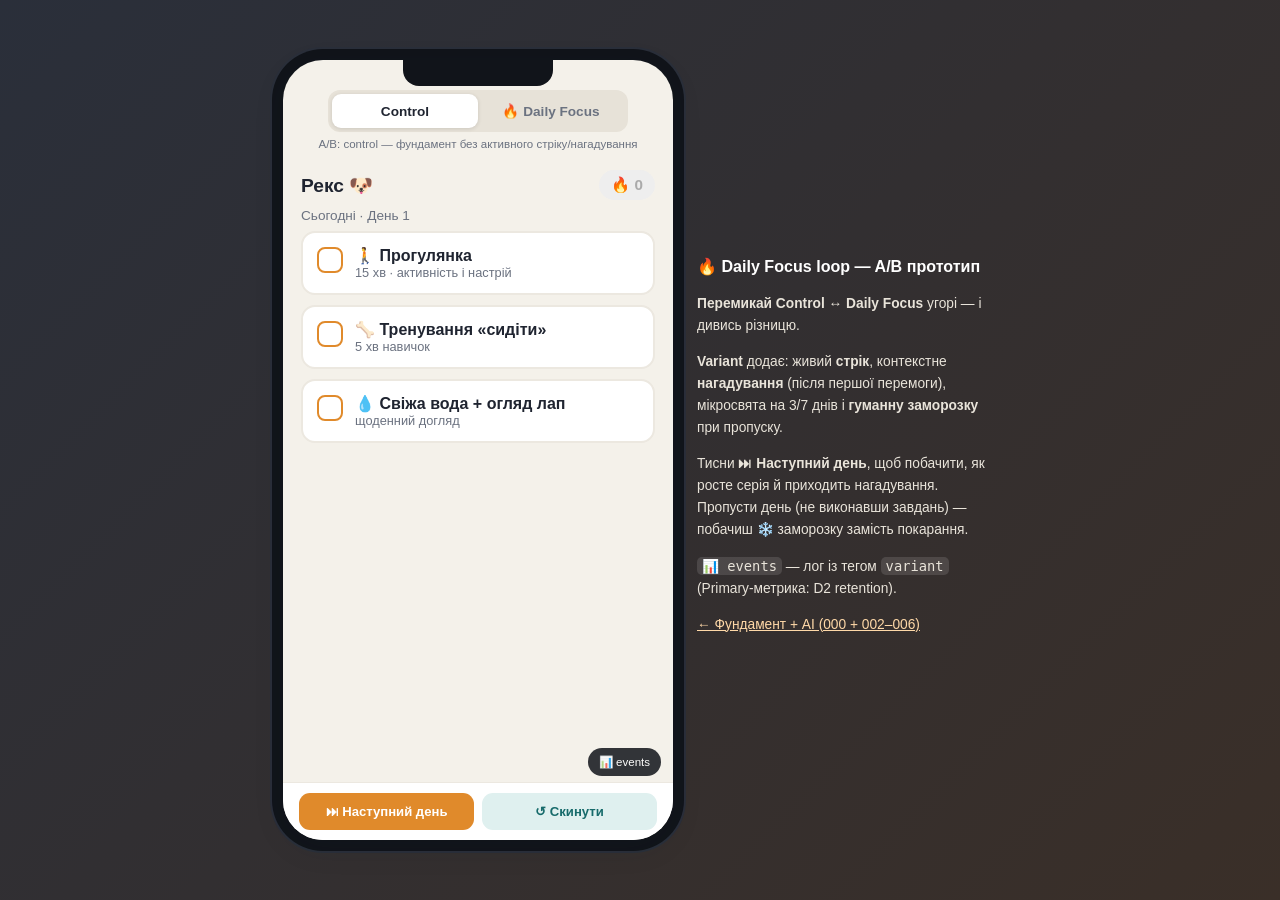
<file: prototype/daily-focus.html>
<!DOCTYPE html>
<html lang="uk">
<head>
<meta charset="utf-8">
<meta name="viewport" content="width=device-width, initial-scale=1, viewport-fit=cover">
<title>DogTrain — Daily Focus loop (A/B прототип)</title>
<link rel="stylesheet" href="shared/tokens.css">
<link rel="stylesheet" href="daily-focus/daily-focus.css">
</head>
<body>
<div class="phone">
  <div class="notch"></div>
  <div class="abbar">
    <div class="seg" id="seg">
      <button id="segC" class="on" onclick="setVariant('control')">Control</button>
      <button id="segV" onclick="setVariant('variant')">🔥 Daily Focus</button>
    </div>
    <div class="abnote" id="abnote">A/B: control — фундамент без активного стріку/нагадування</div>
  </div>

  <div class="viewport" id="vp">
    <div id="reminderSlot"></div>
    <div class="hdr">
      <h2>Рекс 🐶</h2>
      <span class="streak off" id="streak" title="">🔥 0</span>
    </div>
    <div id="bannerSlot"></div>
    <div class="day" id="dayLabel">Сьогодні · День 1</div>
    <div id="taskList"></div>
  </div>

  <div class="controls">
    <button class="primary" onclick="nextDay()">⏭ Наступний день</button>
    <button onclick="resetDemo()">↺ Скинути</button>
  </div>

  <div class="toast" id="toast"></div>
  <div class="overlay" id="optin">
    <div class="sheet">
      <div style="font-size:2.6rem">🔔</div>
      <h2 style="margin:.2em 0">Чудово, перша перемога! 🎉</h2>
      <p class="abnote" style="font-size:.9rem">Нагадати завтра подбати про Рекса? Обери час:</p>
      <div class="times" id="times">
        <button onclick="pickTime(this,'Ранок 8:00')">🌅 Ранок</button>
        <button onclick="pickTime(this,'День 13:00')">☀️ День</button>
        <button class="sel" onclick="pickTime(this,'Вечір 18:00')">🌙 Вечір</button>
        <button onclick="pickTime(this,'Свій час')">⏰ Свій час</button>
      </div>
      <button class="btn" onclick="enableReminder()">Увімкнути нагадування</button>
      <button class="btn sec" onclick="closeOptin()">Не зараз</button>
    </div>
  </div>
  <div class="confetti" id="confetti"></div>

  <button class="evtoggle" onclick="toggleEv()">📊 events</button>
  <div class="evdrawer" id="evdrawer">
    <header><b>trackEvent() — з тегом variant</b><button class="btn sec" style="width:auto;color:#9fe3da" onclick="toggleEv()">Закрити ✕</button></header>
    <div class="log" id="evlog"></div>
    <div style="padding:10px 14px;border-top:1px solid #2a323c;font-size:11px;color:#6b7b88">Кожна подія тегнута <code style="color:#7fd1c8">variant</code> — основа A/B-аналізу (Primary: D2 retention).</div>
  </div>
</div>

<div class="sidenote">
  <h3>🔥 Daily Focus loop — A/B прототип</h3>
  <p><b>Перемикай Control ↔ Daily Focus</b> угорі — і дивись різницю.</p>
  <p><b>Variant</b> додає: живий <b>стрік</b>, контекстне <b>нагадування</b> (після першої перемоги), мікросвята на 3/7 днів і <b>гуманну заморозку</b> при пропуску.</p>
  <p>Тисни <b>⏭ Наступний день</b>, щоб побачити, як росте серія й приходить нагадування. Пропусти день (не виконавши завдань) — побачиш ❄️ заморозку замість покарання.</p>
  <p><code>📊 events</code> — лог із тегом <code>variant</code> (Primary-метрика: D2 retention).</p>
  <p><a href="index.html">← Фундамент + AI (000 + 002–006)</a></p>
</div>

<script src="daily-focus/daily-focus.js"></script>
</body>
</html>
</file>
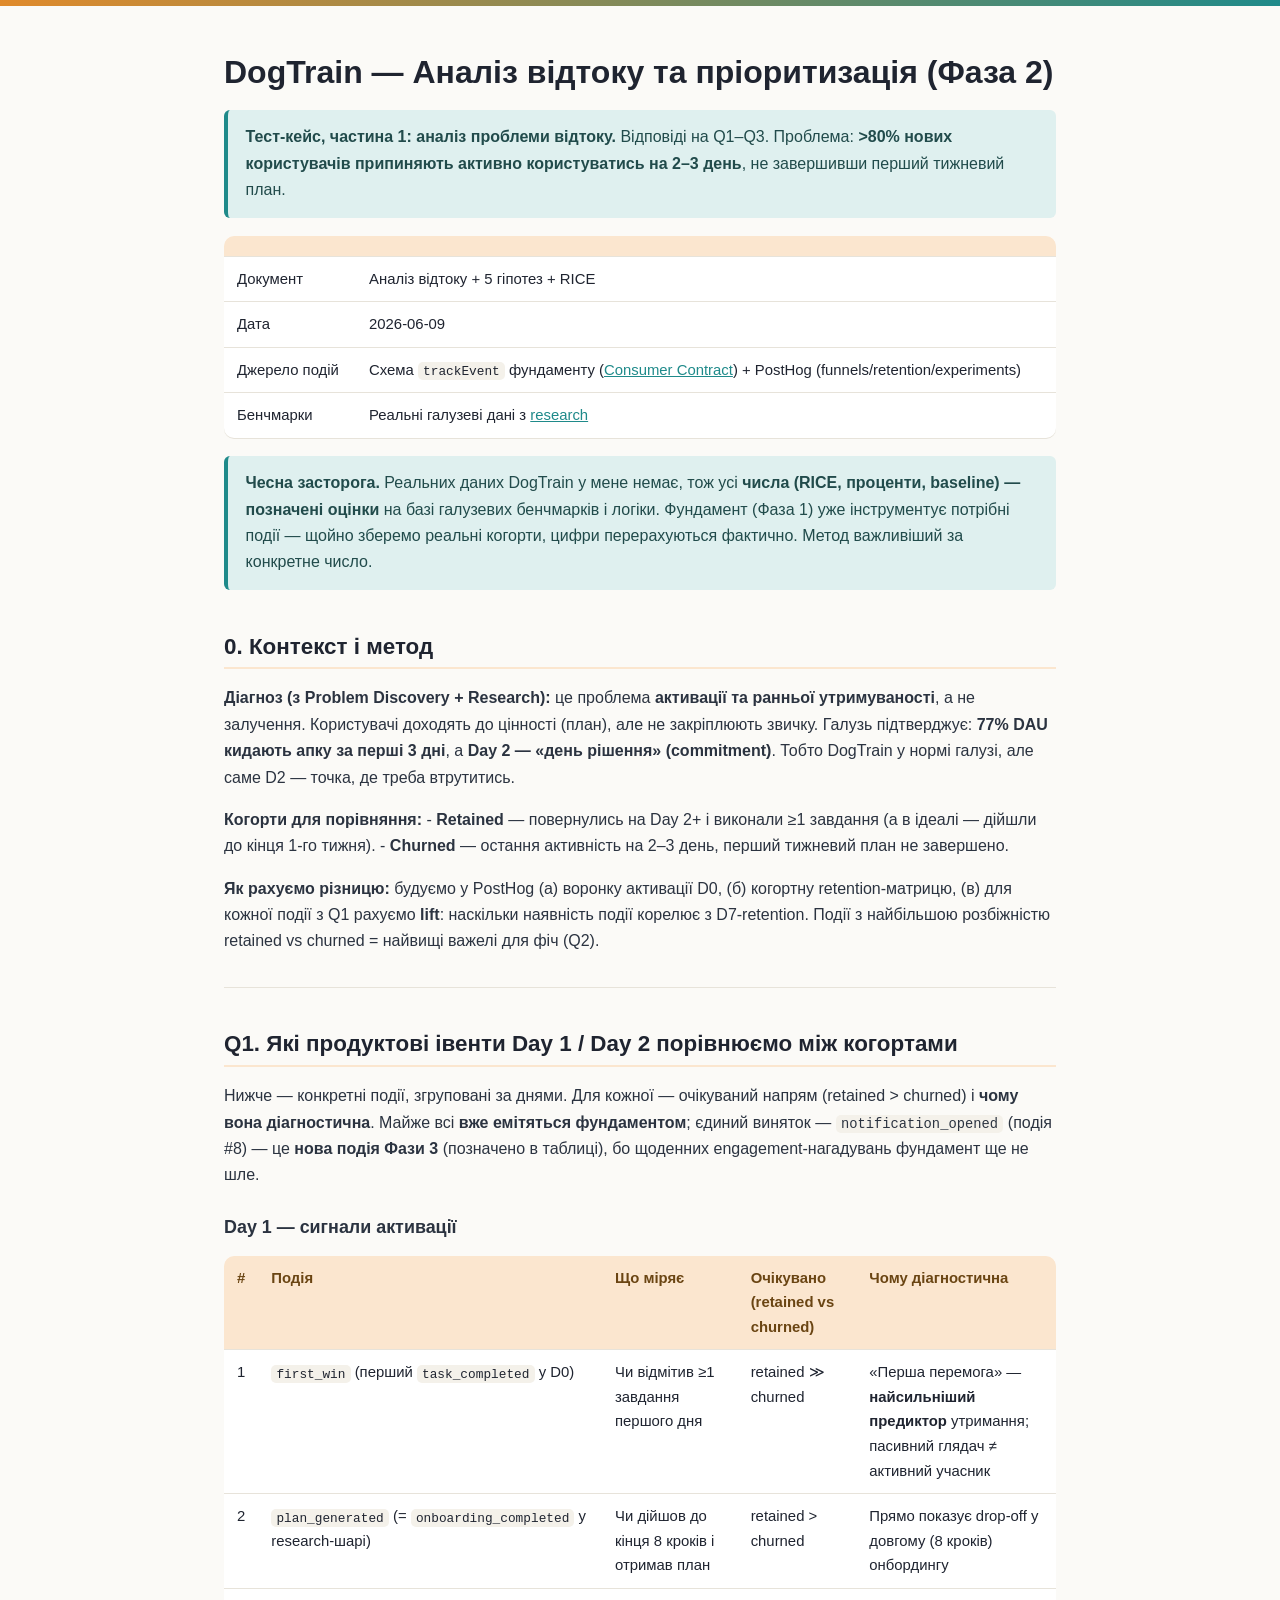
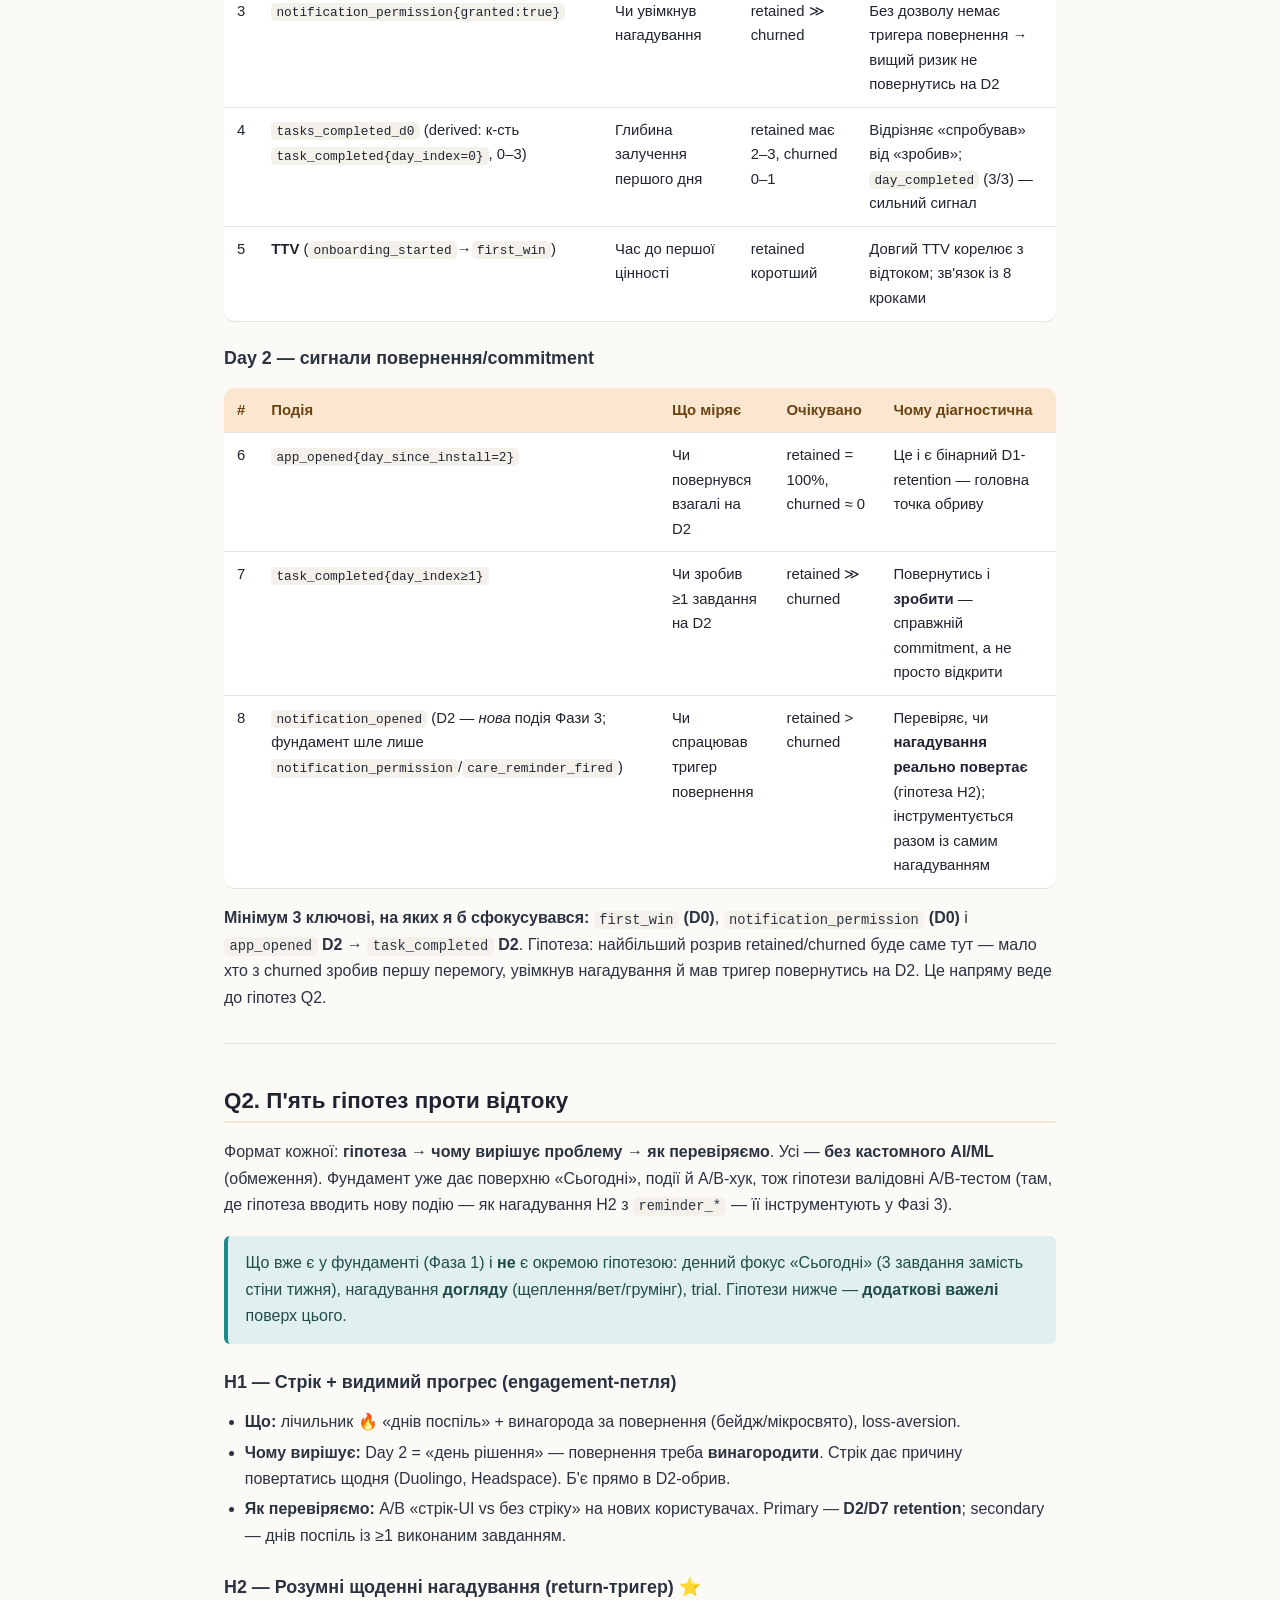
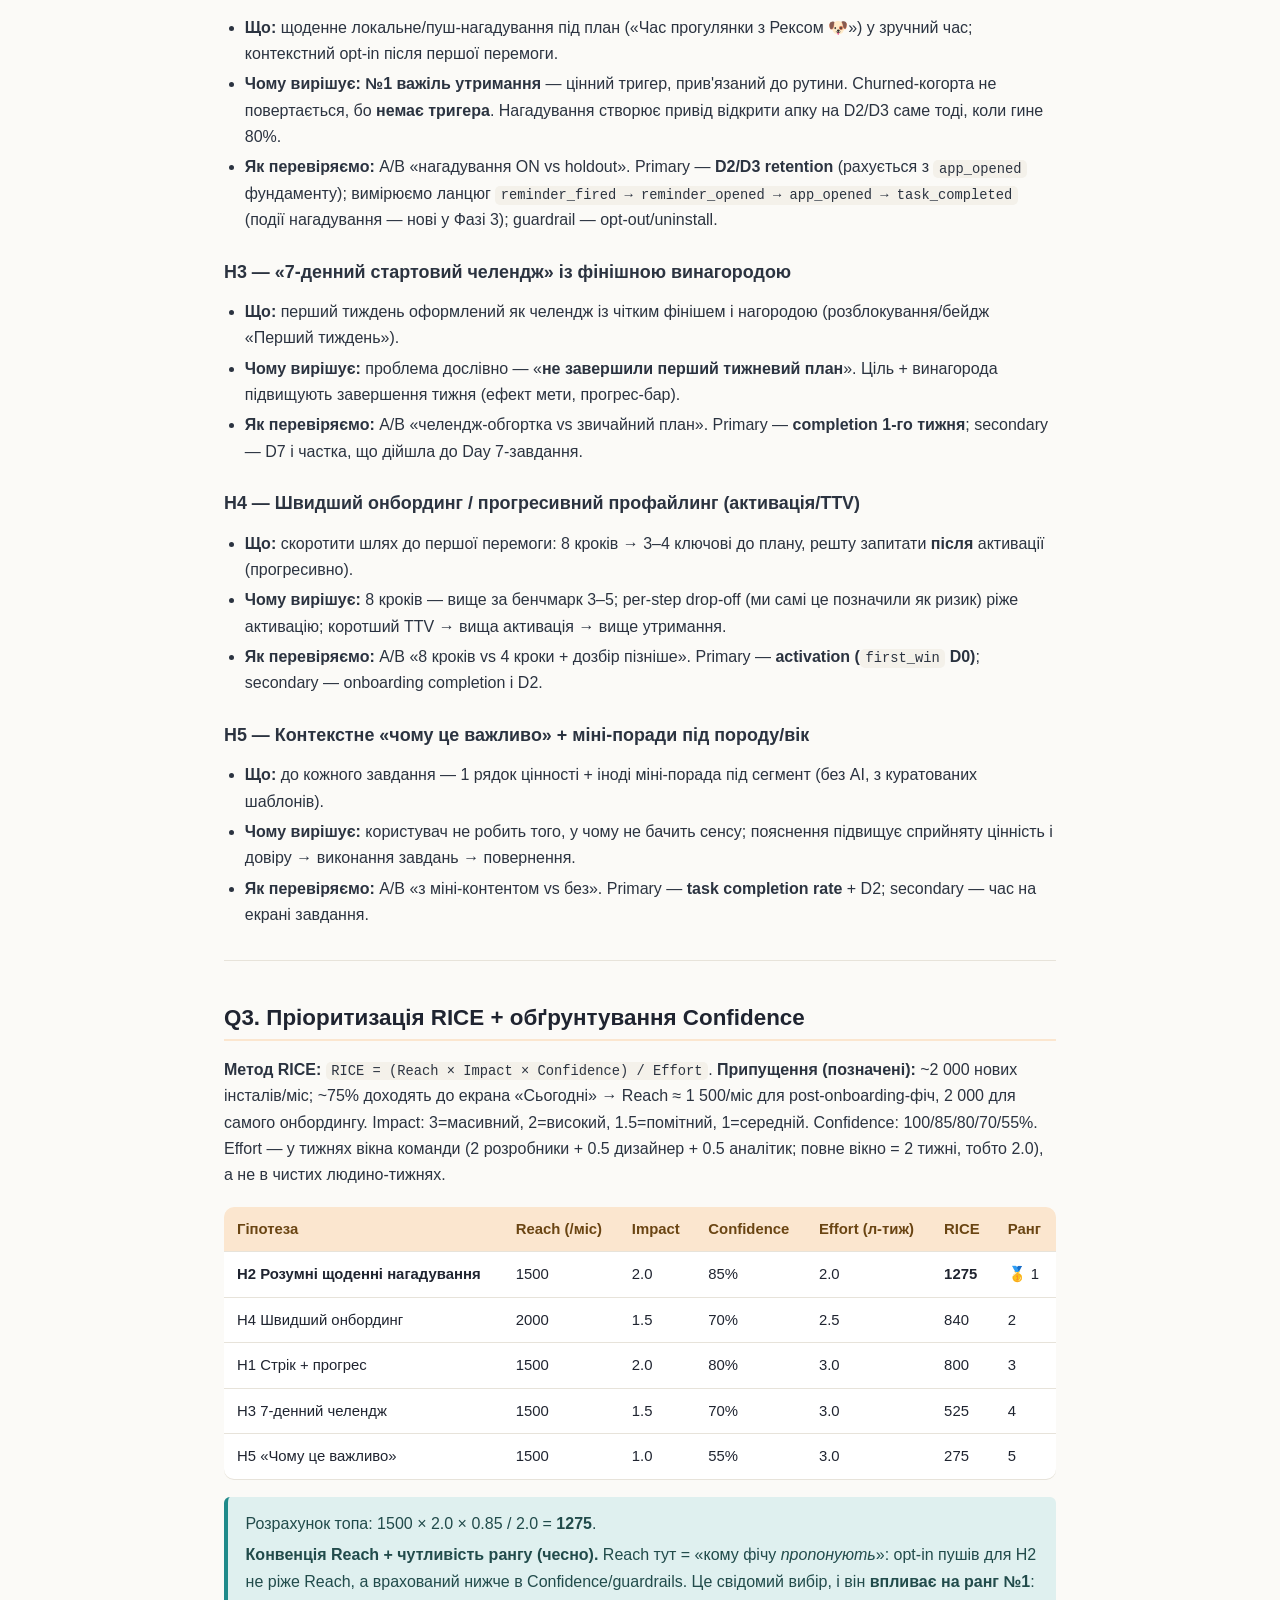
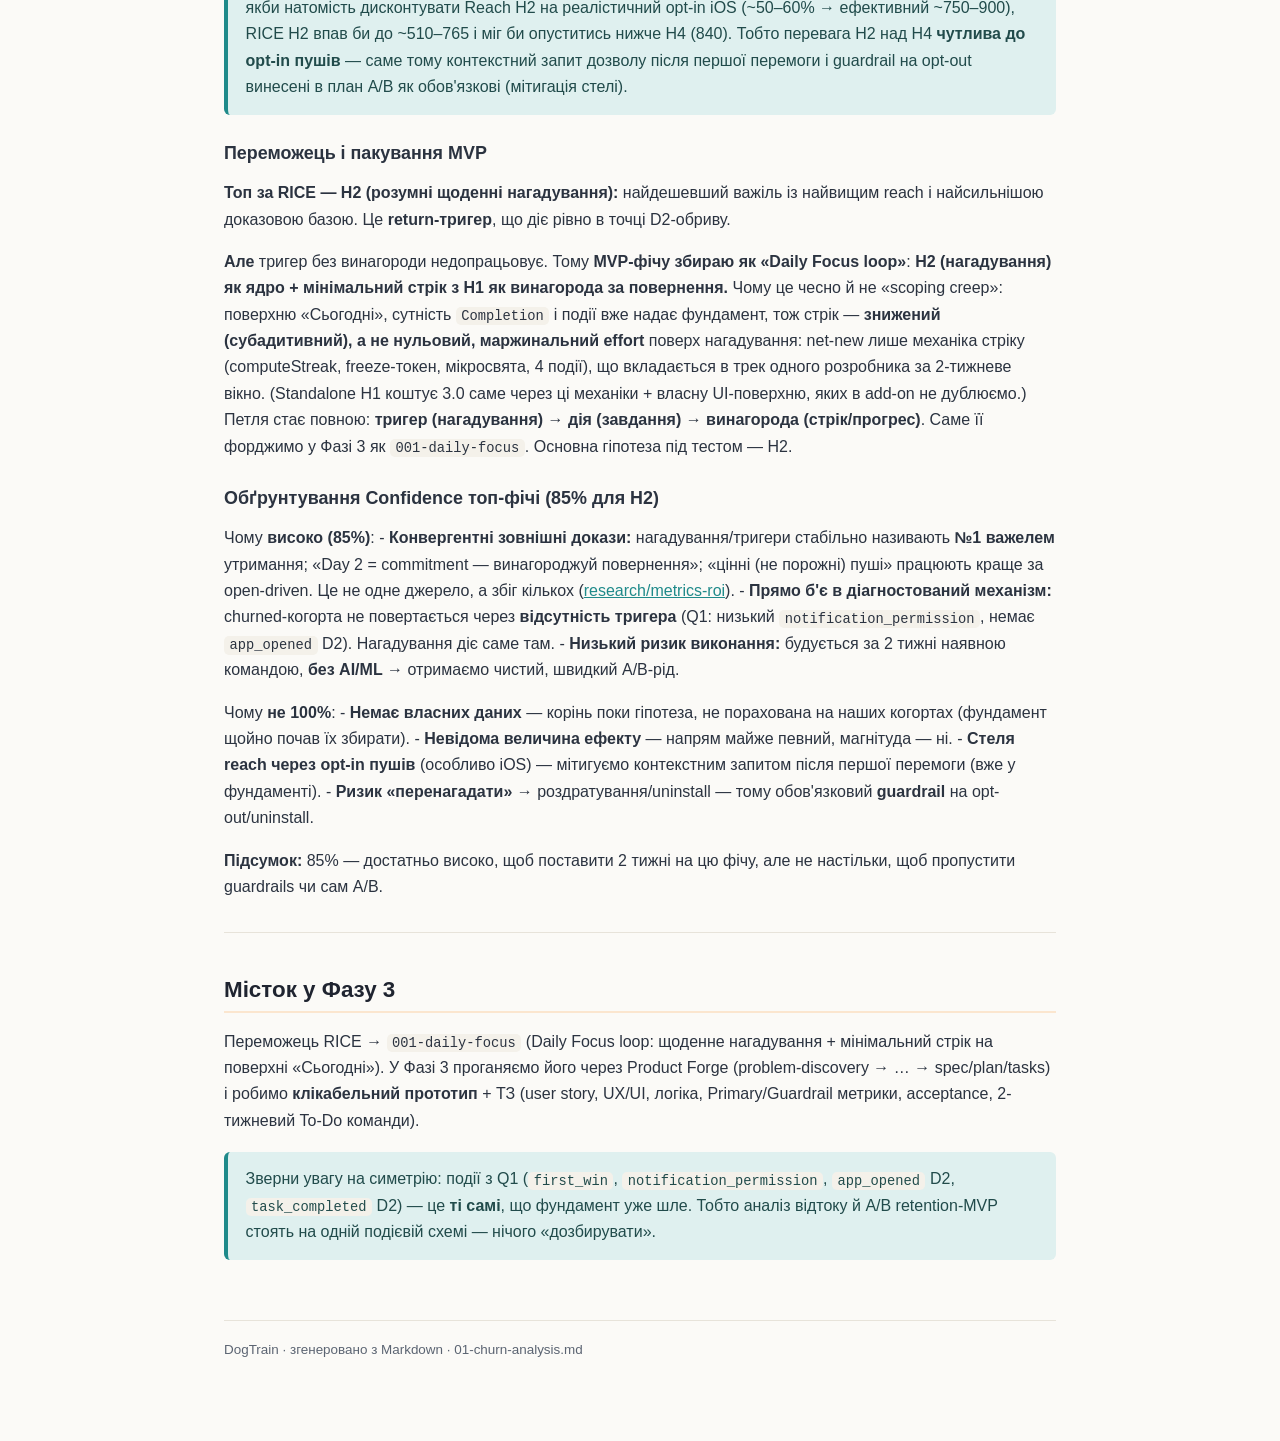
<file: docs/product/01-churn-analysis.html>
<!DOCTYPE html>
<html lang="uk">
<head>
<meta charset="utf-8">
<meta name="viewport" content="width=device-width, initial-scale=1">
<title>DogTrain — Аналіз відтоку та пріоритизація (Фаза 2)</title>
<style>
  :root {
    --ink:#1f2430; --muted:#5b6472; --line:#e7e3da; --bg:#fbfaf7; --card:#ffffff;
    --amber:#e08a2b; --amber-soft:#fbe6cf; --teal:#1f8a8a; --teal-soft:#dff0ef;
    --code:#f4f1ea; --ok:#2f8f4e; --warn:#c47d12; --crit:#c0392b;
  }
  * { box-sizing:border-box; }
  body { margin:0; background:var(--bg); color:var(--ink);
    font:16px/1.65 -apple-system,BlinkMacSystemFont,"Segoe UI",Roboto,Helvetica,Arial,sans-serif; }
  .wrap { max-width:880px; margin:0 auto; padding:40px 24px 80px; }
  .topbar { background:linear-gradient(120deg,var(--amber),var(--teal)); height:6px; }
  h1,h2,h3,h4 { line-height:1.25; color:var(--ink); }
  h1 { font-size:2rem; margin:.2em 0 .5em; }
  h2 { font-size:1.4rem; margin:1.9em 0 .6em; padding-bottom:.3em; border-bottom:2px solid var(--amber-soft); }
  h3 { font-size:1.12rem; margin:1.5em 0 .4em; color:#2b3340; }
  h4 { font-size:1rem; margin:1.2em 0 .3em; color:var(--muted); text-transform:uppercase; letter-spacing:.04em; }
  p,li { color:#2b3340; }
  a { color:var(--teal); }
  blockquote { margin:1.1em 0; padding:.6em 1.1em; background:var(--teal-soft);
    border-left:4px solid var(--teal); border-radius:6px; color:#214b4b; }
  blockquote p { margin:.3em 0; color:#214b4b; }
  code { background:var(--code); padding:.12em .4em; border-radius:5px;
    font:.86em "SF Mono",Menlo,Consolas,monospace; }
  pre { background:#272b33; color:#e6e6e6; padding:16px 18px; border-radius:10px;
    overflow:auto; font-size:.84rem; line-height:1.5; }
  pre code { background:none; padding:0; color:inherit; }
  table { border-collapse:collapse; width:100%; margin:1.2em 0; font-size:.93rem;
    background:var(--card); border-radius:10px; overflow:hidden; box-shadow:0 1px 0 var(--line); }
  th,td { text-align:left; padding:10px 13px; border-bottom:1px solid var(--line); vertical-align:top; }
  th { background:var(--amber-soft); color:#6a4513; font-weight:650; }
  tr:last-child td { border-bottom:none; }
  td:first-child { font-weight:500; }
  hr { border:none; border-top:1px solid var(--line); margin:2em 0; }
  ul,ol { padding-left:1.3em; }
  li { margin:.25em 0; }
  .meta { color:var(--muted); font-size:.9rem; }
  .doc-foot { margin-top:60px; padding-top:18px; border-top:1px solid var(--line);
    color:var(--muted); font-size:.84rem; }
  @media print { .topbar{display:none} body{background:#fff} .wrap{padding:0} }
</style>
</head>
<body>
<div class="topbar"></div>
<div class="wrap">
<h1 id="dogtrain-2">DogTrain — Аналіз відтоку та пріоритизація (Фаза 2)</h1>
<blockquote>
<p><strong>Тест-кейс, частина 1: аналіз проблеми відтоку.</strong> Відповіді на Q1–Q3.
Проблема: <strong>&gt;80% нових користувачів припиняють активно користуватись на 2–3 день</strong>, не завершивши перший тижневий план.</p>
</blockquote>
<table>
<thead>
<tr>
<th></th>
<th></th>
</tr>
</thead>
<tbody>
<tr>
<td>Документ</td>
<td>Аналіз відтоку + 5 гіпотез + RICE</td>
</tr>
<tr>
<td>Дата</td>
<td>2026-06-09</td>
</tr>
<tr>
<td>Джерело подій</td>
<td>Схема <code>trackEvent</code> фундаменту (<a href="../../specs/000-core-infrastructure/spec.md">Consumer Contract</a>) + PostHog (funnels/retention/experiments)</td>
</tr>
<tr>
<td>Бенчмарки</td>
<td>Реальні галузеві дані з <a href="../../specs/000-core-infrastructure/research/metrics-roi.md">research</a></td>
</tr>
</tbody>
</table>
<blockquote>
<p><strong>Чесна засторога.</strong> Реальних даних DogTrain у мене немає, тож усі <strong>числа (RICE, проценти, baseline) — позначені оцінки</strong> на базі галузевих бенчмарків і логіки. Фундамент (Фаза 1) уже інструментує потрібні події — щойно зберемо реальні когорти, цифри перерахуються фактично. Метод важливіший за конкретне число.</p>
</blockquote>
<h2 id="0">0. Контекст і метод</h2>
<p><strong>Діагноз (з Problem Discovery + Research):</strong> це проблема <strong>активації та ранньої утримуваності</strong>, а не залучення. Користувачі доходять до цінності (план), але не закріплюють звичку. Галузь підтверджує: <strong>77% DAU кидають апку за перші 3 дні</strong>, а <strong>Day 2 — «день рішення» (commitment)</strong>. Тобто DogTrain у нормі галузі, але саме D2 — точка, де треба втрутитись.</p>
<p><strong>Когорти для порівняння:</strong>
- <strong>Retained</strong> — повернулись на Day 2+ і виконали ≥1 завдання (а в ідеалі — дійшли до кінця 1-го тижня).
- <strong>Churned</strong> — остання активність на 2–3 день, перший тижневий план не завершено.</p>
<p><strong>Як рахуємо різницю:</strong> будуємо у PostHog (а) воронку активації D0, (б) когортну retention-матрицю, (в) для кожної події з Q1 рахуємо <strong>lift</strong>: наскільки наявність події корелює з D7-retention. Події з найбільшою розбіжністю retained vs churned = найвищі важелі для фіч (Q2).</p>
<hr />
<h2 id="q1-day-1-day-2">Q1. Які продуктові івенти Day 1 / Day 2 порівнюємо між когортами</h2>
<p>Нижче — конкретні події, згруповані за днями. Для кожної — очікуваний напрям (retained &gt; churned) і <strong>чому вона діагностична</strong>. Майже всі <strong>вже емітяться фундаментом</strong>; єдиний виняток — <code>notification_opened</code> (подія #8) — це <strong>нова подія Фази 3</strong> (позначено в таблиці), бо щоденних engagement-нагадувань фундамент ще не шле.</p>
<h3 id="day-1">Day 1 — сигнали активації</h3>
<table>
<thead>
<tr>
<th>#</th>
<th>Подія</th>
<th>Що міряє</th>
<th>Очікувано (retained vs churned)</th>
<th>Чому діагностична</th>
</tr>
</thead>
<tbody>
<tr>
<td>1</td>
<td><strong><code>first_win</code></strong> (перший <code>task_completed</code> у D0)</td>
<td>Чи відмітив ≥1 завдання першого дня</td>
<td>retained ≫ churned</td>
<td>«Перша перемога» — <strong>найсильніший предиктор</strong> утримання; пасивний глядач ≠ активний учасник</td>
</tr>
<tr>
<td>2</td>
<td><strong><code>plan_generated</code></strong> (= <code>onboarding_completed</code> у research-шарі)</td>
<td>Чи дійшов до кінця 8 кроків і отримав план</td>
<td>retained &gt; churned</td>
<td>Прямо показує drop-off у довгому (8 кроків) онбордингу</td>
</tr>
<tr>
<td>3</td>
<td><strong><code>notification_permission{granted:true}</code></strong></td>
<td>Чи увімкнув нагадування</td>
<td>retained ≫ churned</td>
<td>Без дозволу немає тригера повернення → вищий ризик не повернутись на D2</td>
</tr>
<tr>
<td>4</td>
<td><strong><code>tasks_completed_d0</code></strong> (derived: к-сть <code>task_completed{day_index=0}</code>, 0–3)</td>
<td>Глибина залучення першого дня</td>
<td>retained має 2–3, churned 0–1</td>
<td>Відрізняє «спробував» від «зробив»; <code>day_completed</code> (3/3) — сильний сигнал</td>
</tr>
<tr>
<td>5</td>
<td><strong>TTV</strong> (<code>onboarding_started</code>→<code>first_win</code>)</td>
<td>Час до першої цінності</td>
<td>retained коротший</td>
<td>Довгий TTV корелює з відтоком; зв'язок із 8 кроками</td>
</tr>
</tbody>
</table>
<h3 id="day-2-commitment">Day 2 — сигнали повернення/commitment</h3>
<table>
<thead>
<tr>
<th>#</th>
<th>Подія</th>
<th>Що міряє</th>
<th>Очікувано</th>
<th>Чому діагностична</th>
</tr>
</thead>
<tbody>
<tr>
<td>6</td>
<td><strong><code>app_opened{day_since_install=2}</code></strong></td>
<td>Чи повернувся взагалі на D2</td>
<td>retained = 100%, churned ≈ 0</td>
<td>Це і є бінарний D1-retention — головна точка обриву</td>
</tr>
<tr>
<td>7</td>
<td><strong><code>task_completed{day_index≥1}</code></strong></td>
<td>Чи зробив ≥1 завдання на D2</td>
<td>retained ≫ churned</td>
<td>Повернутись і <strong>зробити</strong> — справжній commitment, а не просто відкрити</td>
</tr>
<tr>
<td>8</td>
<td><strong><code>notification_opened</code></strong> (D2 — <em>нова</em> подія Фази 3; фундамент шле лише <code>notification_permission</code>/<code>care_reminder_fired</code>)</td>
<td>Чи спрацював тригер повернення</td>
<td>retained &gt; churned</td>
<td>Перевіряє, чи <strong>нагадування реально повертає</strong> (гіпотеза H2); інструментується разом із самим нагадуванням</td>
</tr>
</tbody>
</table>
<p><strong>Мінімум 3 ключові, на яких я б сфокусувався:</strong> <strong><code>first_win</code> (D0)</strong>, <strong><code>notification_permission</code> (D0)</strong> і <strong><code>app_opened</code> D2 → <code>task_completed</code> D2</strong>. Гіпотеза: найбільший розрив retained/churned буде саме тут — мало хто з churned зробив першу перемогу, увімкнув нагадування й мав тригер повернутись на D2. Це напряму веде до гіпотез Q2.</p>
<hr />
<h2 id="q2">Q2. П'ять гіпотез проти відтоку</h2>
<p>Формат кожної: <strong>гіпотеза → чому вирішує проблему → як перевіряємо</strong>. Усі — <strong>без кастомного AI/ML</strong> (обмеження). Фундамент уже дає поверхню «Сьогодні», події й A/B-хук, тож гіпотези валідовні A/B-тестом (там, де гіпотеза вводить нову подію — як нагадування H2 з <code>reminder_*</code> — її інструментують у Фазі 3).</p>
<blockquote>
<p>Що вже є у фундаменті (Фаза 1) і <strong>не</strong> є окремою гіпотезою: денний фокус «Сьогодні» (3 завдання замість стіни тижня), нагадування <strong>догляду</strong> (щеплення/вет/грумінг), trial. Гіпотези нижче — <strong>додаткові важелі</strong> поверх цього.</p>
</blockquote>
<h3 id="h1-engagement-">H1 — Стрік + видимий прогрес (engagement-петля)</h3>
<ul>
<li><strong>Що:</strong> лічильник 🔥 «днів поспіль» + винагорода за повернення (бейдж/мікросвято), loss-aversion.</li>
<li><strong>Чому вирішує:</strong> Day 2 = «день рішення» — повернення треба <strong>винагородити</strong>. Стрік дає причину повертатись щодня (Duolingo, Headspace). Б'є прямо в D2-обрив.</li>
<li><strong>Як перевіряємо:</strong> A/B «стрік-UI vs без стріку» на нових користувачах. Primary — <strong>D2/D7 retention</strong>; secondary — днів поспіль із ≥1 виконаним завданням.</li>
</ul>
<h3 id="h2-return-">H2 — Розумні щоденні нагадування (return-тригер) ⭐</h3>
<ul>
<li><strong>Що:</strong> щоденне локальне/пуш-нагадування під план («Час прогулянки з Рексом 🐶») у зручний час; контекстний opt-in після першої перемоги.</li>
<li><strong>Чому вирішує:</strong> <strong>№1 важіль утримання</strong> — цінний тригер, прив'язаний до рутини. Churned-когорта не повертається, бо <strong>немає тригера</strong>. Нагадування створює привід відкрити апку на D2/D3 саме тоді, коли гине 80%.</li>
<li><strong>Як перевіряємо:</strong> A/B «нагадування ON vs holdout». Primary — <strong>D2/D3 retention</strong> (рахується з <code>app_opened</code> фундаменту); вимірюємо ланцюг <code>reminder_fired → reminder_opened → app_opened → task_completed</code> (події нагадування — нові у Фазі 3); guardrail — opt-out/uninstall.</li>
</ul>
<h3 id="h3-7-">H3 — «7-денний стартовий челендж» із фінішною винагородою</h3>
<ul>
<li><strong>Що:</strong> перший тиждень оформлений як челендж із чітким фінішем і нагородою (розблокування/бейдж «Перший тиждень»).</li>
<li><strong>Чому вирішує:</strong> проблема дослівно — «<strong>не завершили перший тижневий план</strong>». Ціль + винагорода підвищують завершення тижня (ефект мети, прогрес-бар).</li>
<li><strong>Як перевіряємо:</strong> A/B «челендж-обгортка vs звичайний план». Primary — <strong>completion 1-го тижня</strong>; secondary — D7 і частка, що дійшла до Day 7-завдання.</li>
</ul>
<h3 id="h4-ttv">H4 — Швидший онбординг / прогресивний профайлинг (активація/TTV)</h3>
<ul>
<li><strong>Що:</strong> скоротити шлях до першої перемоги: 8 кроків → 3–4 ключові до плану, решту запитати <strong>після</strong> активації (прогресивно).</li>
<li><strong>Чому вирішує:</strong> 8 кроків — вище за бенчмарк 3–5; per-step drop-off (ми самі це позначили як ризик) ріже активацію; коротший TTV → вища активація → вище утримання.</li>
<li><strong>Як перевіряємо:</strong> A/B «8 кроків vs 4 кроки + дозбір пізніше». Primary — <strong>activation (<code>first_win</code> D0)</strong>; secondary — onboarding completion і D2.</li>
</ul>
<h3 id="h5-">H5 — Контекстне «чому це важливо» + міні-поради під породу/вік</h3>
<ul>
<li><strong>Що:</strong> до кожного завдання — 1 рядок цінності + іноді міні-порада під сегмент (без AI, з куратованих шаблонів).</li>
<li><strong>Чому вирішує:</strong> користувач не робить того, у чому не бачить сенсу; пояснення підвищує сприйняту цінність і довіру → виконання завдань → повернення.</li>
<li><strong>Як перевіряємо:</strong> A/B «з міні-контентом vs без». Primary — <strong>task completion rate</strong> + D2; secondary — час на екрані завдання.</li>
</ul>
<hr />
<h2 id="q3-rice-confidence">Q3. Пріоритизація RICE + обґрунтування Confidence</h2>
<p><strong>Метод RICE:</strong> <code>RICE = (Reach × Impact × Confidence) / Effort</code>.
<strong>Припущення (позначені):</strong> ~2 000 нових інсталів/міс; ~75% доходять до екрана «Сьогодні» → Reach ≈ 1 500/міс для post-onboarding-фіч, 2 000 для самого онбордингу. Impact: 3=масивний, 2=високий, 1.5=помітний, 1=середній. Confidence: 100/85/80/70/55%. Effort — у тижнях вікна команди (2 розробники + 0.5 дизайнер + 0.5 аналітик; повне вікно = 2 тижні, тобто 2.0), а не в чистих людино-тижнях.</p>
<table>
<thead>
<tr>
<th>Гіпотеза</th>
<th>Reach (/міс)</th>
<th>Impact</th>
<th>Confidence</th>
<th>Effort (л-тиж)</th>
<th><strong>RICE</strong></th>
<th>Ранг</th>
</tr>
</thead>
<tbody>
<tr>
<td><strong>H2 Розумні щоденні нагадування</strong></td>
<td>1500</td>
<td>2.0</td>
<td>85%</td>
<td>2.0</td>
<td><strong>1275</strong></td>
<td>🥇 1</td>
</tr>
<tr>
<td>H4 Швидший онбординг</td>
<td>2000</td>
<td>1.5</td>
<td>70%</td>
<td>2.5</td>
<td>840</td>
<td>2</td>
</tr>
<tr>
<td>H1 Стрік + прогрес</td>
<td>1500</td>
<td>2.0</td>
<td>80%</td>
<td>3.0</td>
<td>800</td>
<td>3</td>
</tr>
<tr>
<td>H3 7-денний челендж</td>
<td>1500</td>
<td>1.5</td>
<td>70%</td>
<td>3.0</td>
<td>525</td>
<td>4</td>
</tr>
<tr>
<td>H5 «Чому це важливо»</td>
<td>1500</td>
<td>1.0</td>
<td>55%</td>
<td>3.0</td>
<td>275</td>
<td>5</td>
</tr>
</tbody>
</table>
<blockquote>
<p>Розрахунок топа: 1500 × 2.0 × 0.85 / 2.0 = <strong>1275</strong>.</p>
<p><strong>Конвенція Reach + чутливість рангу (чесно).</strong> Reach тут = «кому фічу <em>пропонують</em>»: opt-in пушів для H2 не ріже Reach, а врахований нижче в Confidence/guardrails. Це свідомий вибір, і він <strong>впливає на ранг №1</strong>: якби натомість дисконтувати Reach H2 на реалістичний opt-in iOS (~50–60% → ефективний ~750–900), RICE H2 впав би до ~510–765 і міг би опуститись нижче H4 (840). Тобто перевага H2 над H4 <strong>чутлива до opt-in пушів</strong> — саме тому контекстний запит дозволу після першої перемоги і guardrail на opt-out винесені в план A/B як обов'язкові (мітигація стелі).</p>
</blockquote>
<h3 id="mvp">Переможець і пакування MVP</h3>
<p><strong>Топ за RICE — H2 (розумні щоденні нагадування):</strong> найдешевший важіль із найвищим reach і найсильнішою доказовою базою. Це <strong>return-тригер</strong>, що діє рівно в точці D2-обриву.</p>
<p><strong>Але</strong> тригер без винагороди недопрацьовує. Тому <strong>MVP-фічу збираю як «Daily Focus loop»</strong>: <strong>H2 (нагадування) як ядро + мінімальний стрік з H1 як винагорода за повернення.</strong> Чому це чесно й не «scoping creep»: поверхню «Сьогодні», сутність <code>Completion</code> і події вже надає фундамент, тож стрік — <strong>знижений (субадитивний), а не нульовий, маржинальний effort</strong> поверх нагадування: net-new лише механіка стріку (computeStreak, freeze-токен, мікросвята, 4 події), що вкладається в трек одного розробника за 2-тижневе вікно. (Standalone H1 коштує 3.0 саме через ці механіки + власну UI-поверхню, яких в add-on не дублюємо.) Петля стає повною: <strong>тригер (нагадування) → дія (завдання) → винагорода (стрік/прогрес)</strong>. Саме її форджимо у Фазі 3 як <code>001-daily-focus</code>. Основна гіпотеза під тестом — H2.</p>
<h3 id="confidence-85-h2">Обґрунтування Confidence топ-фічі (85% для H2)</h3>
<p>Чому <strong>високо (85%)</strong>:
- <strong>Конвергентні зовнішні докази:</strong> нагадування/тригери стабільно називають <strong>№1 важелем</strong> утримання; «Day 2 = commitment — винагороджуй повернення»; «цінні (не порожні) пуші» працюють краще за open-driven. Це не одне джерело, а збіг кількох (<a href="../../specs/000-core-infrastructure/research/metrics-roi.md">research/metrics-roi</a>).
- <strong>Прямо б'є в діагностований механізм:</strong> churned-когорта не повертається через <strong>відсутність тригера</strong> (Q1: низький <code>notification_permission</code>, немає <code>app_opened</code> D2). Нагадування діє саме там.
- <strong>Низький ризик виконання:</strong> будується за 2 тижні наявною командою, <strong>без AI/ML</strong> → отримаємо чистий, швидкий A/B-рід.</p>
<p>Чому <strong>не 100%</strong>:
- <strong>Немає власних даних</strong> — корінь поки гіпотеза, не порахована на наших когортах (фундамент щойно почав їх збирати).
- <strong>Невідома величина ефекту</strong> — напрям майже певний, магнітуда — ні.
- <strong>Стеля reach через opt-in пушів</strong> (особливо iOS) — мітигуємо контекстним запитом після першої перемоги (вже у фундаменті).
- <strong>Ризик «перенагадати»</strong> → роздратування/uninstall — тому обов'язковий <strong>guardrail</strong> на opt-out/uninstall.</p>
<p><strong>Підсумок:</strong> 85% — достатньо високо, щоб поставити 2 тижні на цю фічу, але не настільки, щоб пропустити guardrails чи сам A/B.</p>
<hr />
<h2 id="3">Місток у Фазу 3</h2>
<p>Переможець RICE → <strong><code>001-daily-focus</code></strong> (Daily Focus loop: щоденне нагадування + мінімальний стрік на поверхні «Сьогодні»). У Фазі 3 проганяємо його через Product Forge (problem-discovery → … → spec/plan/tasks) і робимо <strong>клікабельний прототип</strong> + ТЗ (user story, UX/UI, логіка, Primary/Guardrail метрики, acceptance, 2-тижневий To-Do команди).</p>
<blockquote>
<p>Зверни увагу на симетрію: події з Q1 (<code>first_win</code>, <code>notification_permission</code>, <code>app_opened</code> D2, <code>task_completed</code> D2) — це <strong>ті самі</strong>, що фундамент уже шле. Тобто аналіз відтоку й A/B retention-MVP стоять на одній подієвій схемі — нічого «дозбирувати».</p>
</blockquote>
<div class="doc-foot">DogTrain · згенеровано з Markdown · 01-churn-analysis.md</div>
</div>
</body>
</html>
</file>
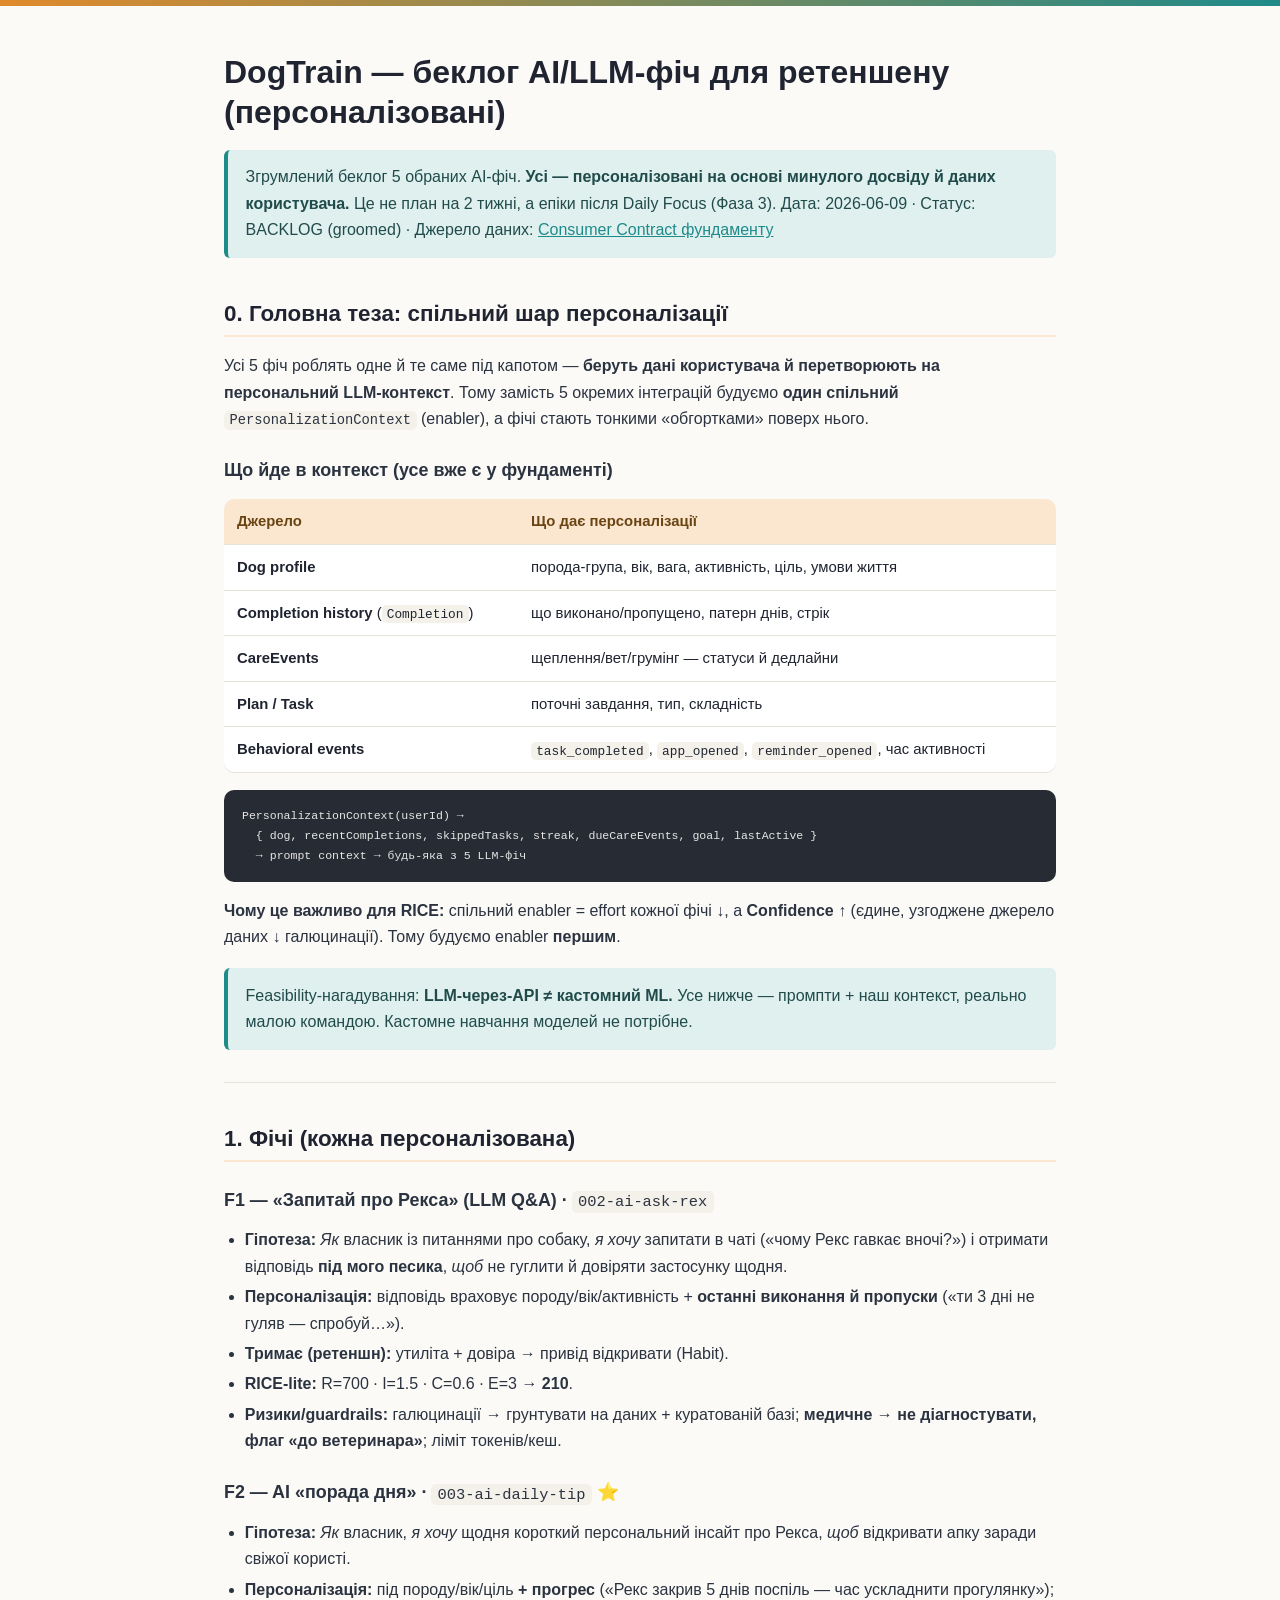
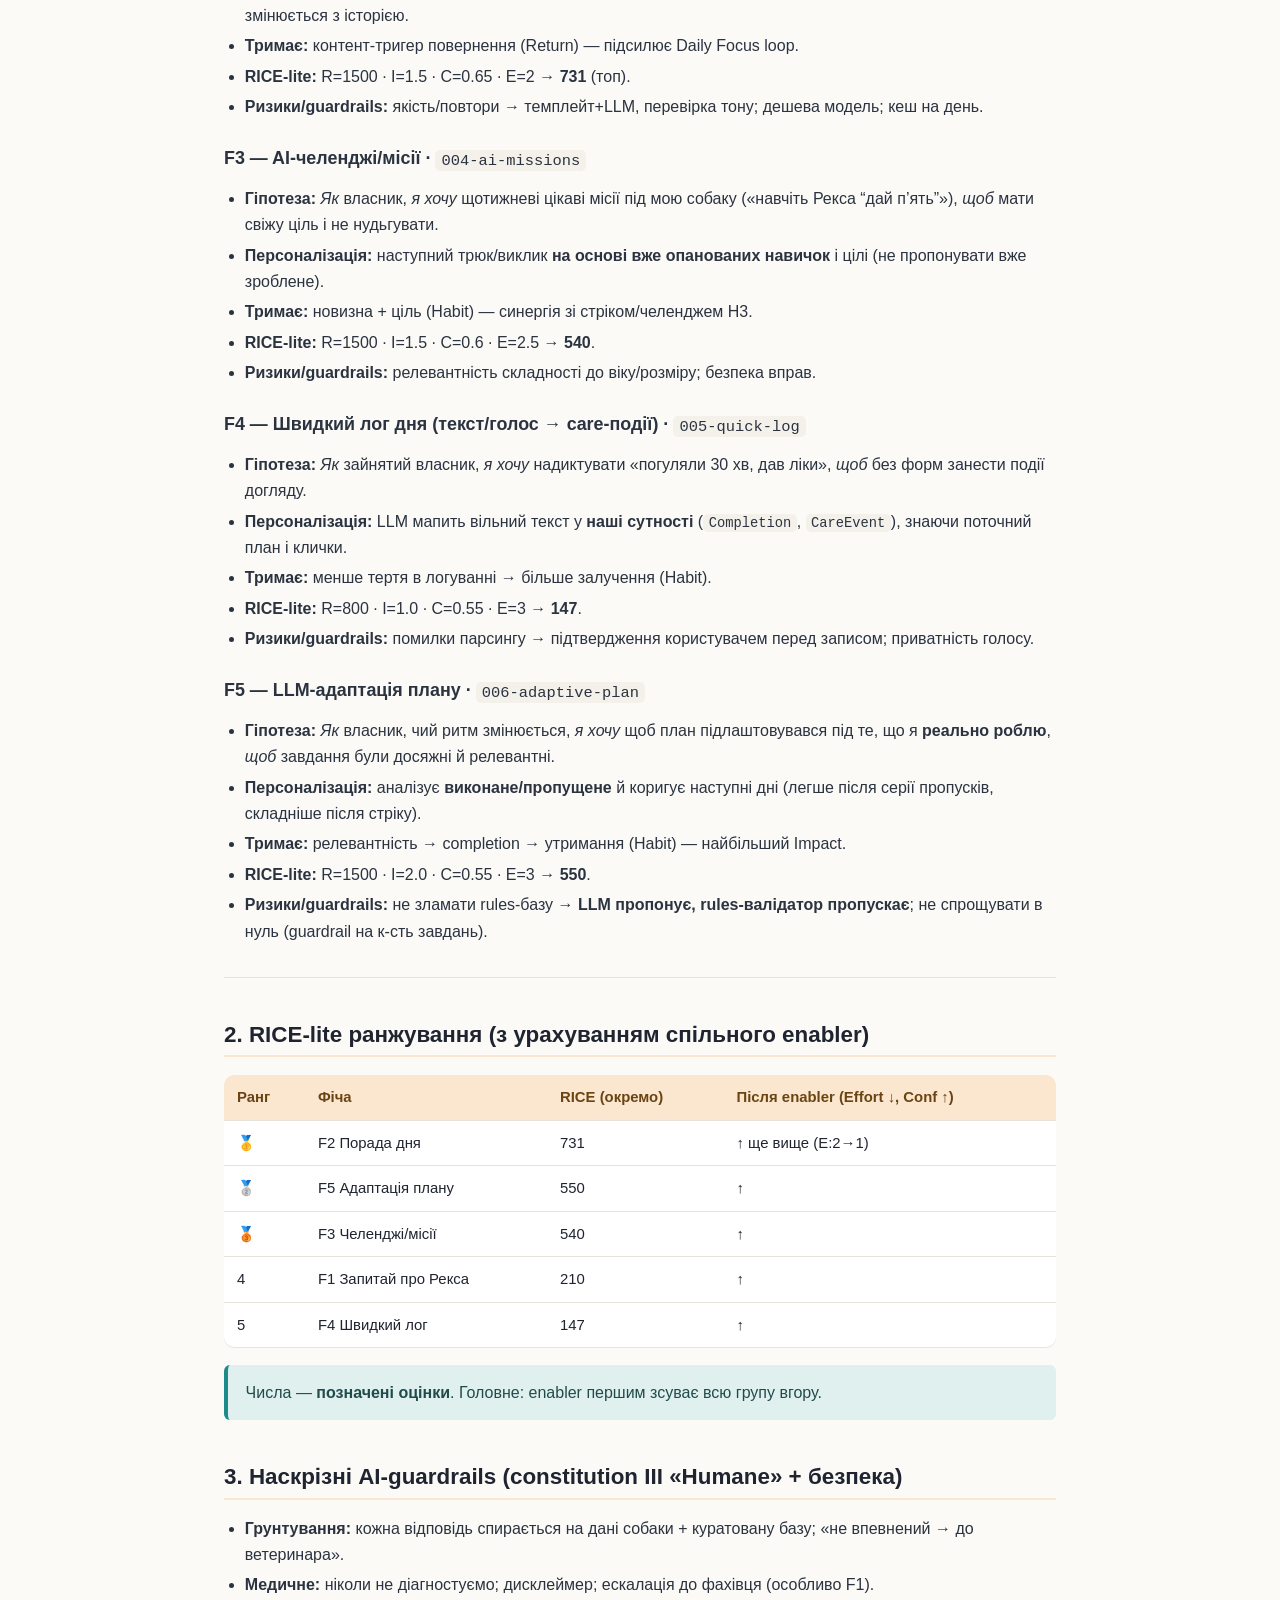
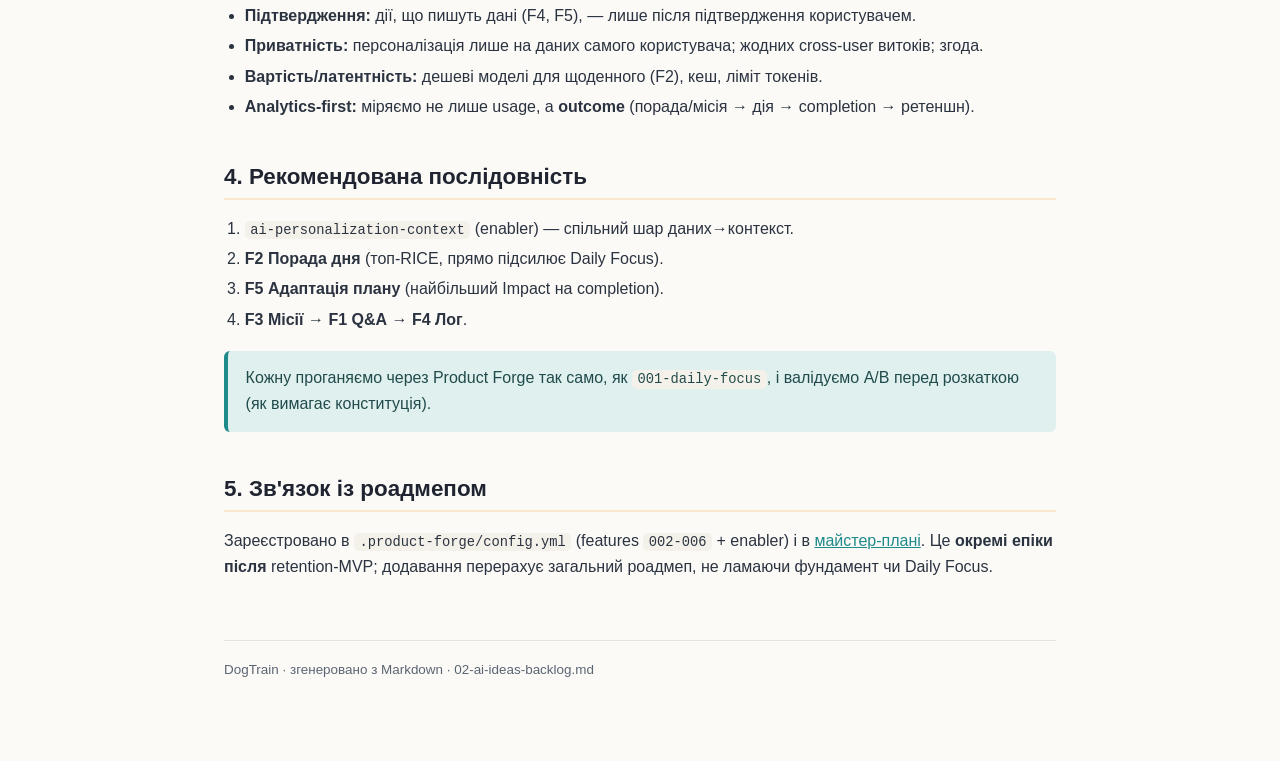
<file: docs/product/02-ai-ideas-backlog.html>
<!DOCTYPE html>
<html lang="uk">
<head>
<meta charset="utf-8">
<meta name="viewport" content="width=device-width, initial-scale=1">
<title>DogTrain — беклог AI/LLM-фіч для ретеншену (персоналізовані)</title>
<style>
  :root {
    --ink:#1f2430; --muted:#5b6472; --line:#e7e3da; --bg:#fbfaf7; --card:#ffffff;
    --amber:#e08a2b; --amber-soft:#fbe6cf; --teal:#1f8a8a; --teal-soft:#dff0ef;
    --code:#f4f1ea; --ok:#2f8f4e; --warn:#c47d12; --crit:#c0392b;
  }
  * { box-sizing:border-box; }
  body { margin:0; background:var(--bg); color:var(--ink);
    font:16px/1.65 -apple-system,BlinkMacSystemFont,"Segoe UI",Roboto,Helvetica,Arial,sans-serif; }
  .wrap { max-width:880px; margin:0 auto; padding:40px 24px 80px; }
  .topbar { background:linear-gradient(120deg,var(--amber),var(--teal)); height:6px; }
  h1,h2,h3,h4 { line-height:1.25; color:var(--ink); }
  h1 { font-size:2rem; margin:.2em 0 .5em; }
  h2 { font-size:1.4rem; margin:1.9em 0 .6em; padding-bottom:.3em; border-bottom:2px solid var(--amber-soft); }
  h3 { font-size:1.12rem; margin:1.5em 0 .4em; color:#2b3340; }
  h4 { font-size:1rem; margin:1.2em 0 .3em; color:var(--muted); text-transform:uppercase; letter-spacing:.04em; }
  p,li { color:#2b3340; }
  a { color:var(--teal); }
  blockquote { margin:1.1em 0; padding:.6em 1.1em; background:var(--teal-soft);
    border-left:4px solid var(--teal); border-radius:6px; color:#214b4b; }
  blockquote p { margin:.3em 0; color:#214b4b; }
  code { background:var(--code); padding:.12em .4em; border-radius:5px;
    font:.86em "SF Mono",Menlo,Consolas,monospace; }
  pre { background:#272b33; color:#e6e6e6; padding:16px 18px; border-radius:10px;
    overflow:auto; font-size:.84rem; line-height:1.5; }
  pre code { background:none; padding:0; color:inherit; }
  table { border-collapse:collapse; width:100%; margin:1.2em 0; font-size:.93rem;
    background:var(--card); border-radius:10px; overflow:hidden; box-shadow:0 1px 0 var(--line); }
  th,td { text-align:left; padding:10px 13px; border-bottom:1px solid var(--line); vertical-align:top; }
  th { background:var(--amber-soft); color:#6a4513; font-weight:650; }
  tr:last-child td { border-bottom:none; }
  td:first-child { font-weight:500; }
  hr { border:none; border-top:1px solid var(--line); margin:2em 0; }
  ul,ol { padding-left:1.3em; }
  li { margin:.25em 0; }
  .meta { color:var(--muted); font-size:.9rem; }
  .doc-foot { margin-top:60px; padding-top:18px; border-top:1px solid var(--line);
    color:var(--muted); font-size:.84rem; }
  @media print { .topbar{display:none} body{background:#fff} .wrap{padding:0} }
</style>
</head>
<body>
<div class="topbar"></div>
<div class="wrap">
<h1 id="dogtrain-aillm-">DogTrain — беклог AI/LLM-фіч для ретеншену (персоналізовані)</h1>
<blockquote>
<p>Згрумлений беклог 5 обраних AI-фіч. <strong>Усі — персоналізовані на основі минулого досвіду й даних користувача.</strong> Це не план на 2 тижні, а епіки після Daily Focus (Фаза 3).
Дата: 2026-06-09 · Статус: BACKLOG (groomed) · Джерело даних: <a href="../../specs/000-core-infrastructure/spec.md">Consumer Contract фундаменту</a></p>
</blockquote>
<h2 id="0">0. Головна теза: спільний шар персоналізації</h2>
<p>Усі 5 фіч роблять одне й те саме під капотом — <strong>беруть дані користувача й перетворюють на персональний LLM-контекст</strong>. Тому замість 5 окремих інтеграцій будуємо <strong>один спільний <code>PersonalizationContext</code></strong> (enabler), а фічі стають тонкими «обгортками» поверх нього.</p>
<h3 id="_1">Що йде в контекст (усе вже є у фундаменті)</h3>
<table>
<thead>
<tr>
<th>Джерело</th>
<th>Що дає персоналізації</th>
</tr>
</thead>
<tbody>
<tr>
<td><strong>Dog profile</strong></td>
<td>порода-група, вік, вага, активність, ціль, умови життя</td>
</tr>
<tr>
<td><strong>Completion history</strong> (<code>Completion</code>)</td>
<td>що виконано/пропущено, патерн днів, стрік</td>
</tr>
<tr>
<td><strong>CareEvents</strong></td>
<td>щеплення/вет/грумінг — статуси й дедлайни</td>
</tr>
<tr>
<td><strong>Plan / Task</strong></td>
<td>поточні завдання, тип, складність</td>
</tr>
<tr>
<td><strong>Behavioral events</strong></td>
<td><code>task_completed</code>, <code>app_opened</code>, <code>reminder_opened</code>, час активності</td>
</tr>
</tbody>
</table>
<pre><code>PersonalizationContext(userId) →
  { dog, recentCompletions, skippedTasks, streak, dueCareEvents, goal, lastActive }
  → prompt context → будь-яка з 5 LLM-фіч
</code></pre>
<p><strong>Чому це важливо для RICE:</strong> спільний enabler = effort кожної фічі ↓, а <strong>Confidence ↑</strong> (єдине, узгоджене джерело даних ↓ галюцинації). Тому будуємо enabler <strong>першим</strong>.</p>
<blockquote>
<p>Feasibility-нагадування: <strong>LLM-через-API ≠ кастомний ML.</strong> Усе нижче — промпти + наш контекст, реально малою командою. Кастомне навчання моделей не потрібне.</p>
</blockquote>
<hr />
<h2 id="1">1. Фічі (кожна персоналізована)</h2>
<h3 id="f1-llm-qa-002-ai-ask-rex">F1 — «Запитай про Рекса» (LLM Q&amp;A) · <code>002-ai-ask-rex</code></h3>
<ul>
<li><strong>Гіпотеза:</strong> <em>Як</em> власник із питаннями про собаку, <em>я хочу</em> запитати в чаті («чому Рекс гавкає вночі?») і отримати відповідь <strong>під мого песика</strong>, <em>щоб</em> не гуглити й довіряти застосунку щодня.</li>
<li><strong>Персоналізація:</strong> відповідь враховує породу/вік/активність + <strong>останні виконання й пропуски</strong> («ти 3 дні не гуляв — спробуй…»).</li>
<li><strong>Тримає (ретеншн):</strong> утиліта + довіра → привід відкривати (Habit).</li>
<li><strong>RICE-lite:</strong> R=700 · I=1.5 · C=0.6 · E=3 → <strong>210</strong>.</li>
<li><strong>Ризики/guardrails:</strong> галюцинації → грунтувати на даних + куратованій базі; <strong>медичне → не діагностувати, флаг «до ветеринара»</strong>; ліміт токенів/кеш.</li>
</ul>
<h3 id="f2-ai-003-ai-daily-tip">F2 — AI «порада дня» · <code>003-ai-daily-tip</code> ⭐</h3>
<ul>
<li><strong>Гіпотеза:</strong> <em>Як</em> власник, <em>я хочу</em> щодня короткий персональний інсайт про Рекса, <em>щоб</em> відкривати апку заради свіжої користі.</li>
<li><strong>Персоналізація:</strong> під породу/вік/ціль <strong>+ прогрес</strong> («Рекс закрив 5 днів поспіль — час ускладнити прогулянку»); змінюється з історією.</li>
<li><strong>Тримає:</strong> контент-тригер повернення (Return) — підсилює Daily Focus loop.</li>
<li><strong>RICE-lite:</strong> R=1500 · I=1.5 · C=0.65 · E=2 → <strong>731</strong> (топ).</li>
<li><strong>Ризики/guardrails:</strong> якість/повтори → темплейт+LLM, перевірка тону; дешева модель; кеш на день.</li>
</ul>
<h3 id="f3-ai-004-ai-missions">F3 — AI-челенджі/місії · <code>004-ai-missions</code></h3>
<ul>
<li><strong>Гіпотеза:</strong> <em>Як</em> власник, <em>я хочу</em> щотижневі цікаві місії під мою собаку («навчіть Рекса “дай п’ять”»), <em>щоб</em> мати свіжу ціль і не нудьгувати.</li>
<li><strong>Персоналізація:</strong> наступний трюк/виклик <strong>на основі вже опанованих навичок</strong> і цілі (не пропонувати вже зроблене).</li>
<li><strong>Тримає:</strong> новизна + ціль (Habit) — синергія зі стріком/челенджем H3.</li>
<li><strong>RICE-lite:</strong> R=1500 · I=1.5 · C=0.6 · E=2.5 → <strong>540</strong>.</li>
<li><strong>Ризики/guardrails:</strong> релевантність складності до віку/розміру; безпека вправ.</li>
</ul>
<h3 id="f4-care-005-quick-log">F4 — Швидкий лог дня (текст/голос → care-події) · <code>005-quick-log</code></h3>
<ul>
<li><strong>Гіпотеза:</strong> <em>Як</em> зайнятий власник, <em>я хочу</em> надиктувати «погуляли 30 хв, дав ліки», <em>щоб</em> без форм занести події догляду.</li>
<li><strong>Персоналізація:</strong> LLM мапить вільний текст у <strong>наші сутності</strong> (<code>Completion</code>, <code>CareEvent</code>), знаючи поточний план і клички.</li>
<li><strong>Тримає:</strong> менше тертя в логуванні → більше залучення (Habit).</li>
<li><strong>RICE-lite:</strong> R=800 · I=1.0 · C=0.55 · E=3 → <strong>147</strong>.</li>
<li><strong>Ризики/guardrails:</strong> помилки парсингу → підтвердження користувачем перед записом; приватність голосу.</li>
</ul>
<h3 id="f5-llm-006-adaptive-plan">F5 — LLM-адаптація плану · <code>006-adaptive-plan</code></h3>
<ul>
<li><strong>Гіпотеза:</strong> <em>Як</em> власник, чий ритм змінюється, <em>я хочу</em> щоб план підлаштовувався під те, що я <strong>реально роблю</strong>, <em>щоб</em> завдання були досяжні й релевантні.</li>
<li><strong>Персоналізація:</strong> аналізує <strong>виконане/пропущене</strong> й коригує наступні дні (легше після серії пропусків, складніше після стріку).</li>
<li><strong>Тримає:</strong> релевантність → completion → утримання (Habit) — найбільший Impact.</li>
<li><strong>RICE-lite:</strong> R=1500 · I=2.0 · C=0.55 · E=3 → <strong>550</strong>.</li>
<li><strong>Ризики/guardrails:</strong> не зламати rules-базу → <strong>LLM пропонує, rules-валідатор пропускає</strong>; не спрощувати в нуль (guardrail на к-сть завдань).</li>
</ul>
<hr />
<h2 id="2-rice-lite-enabler">2. RICE-lite ранжування (з урахуванням спільного enabler)</h2>
<table>
<thead>
<tr>
<th>Ранг</th>
<th>Фіча</th>
<th>RICE (окремо)</th>
<th>Після enabler (Effort ↓, Conf ↑)</th>
</tr>
</thead>
<tbody>
<tr>
<td>🥇</td>
<td>F2 Порада дня</td>
<td>731</td>
<td>↑ ще вище (E:2→1)</td>
</tr>
<tr>
<td>🥈</td>
<td>F5 Адаптація плану</td>
<td>550</td>
<td>↑</td>
</tr>
<tr>
<td>🥉</td>
<td>F3 Челенджі/місії</td>
<td>540</td>
<td>↑</td>
</tr>
<tr>
<td>4</td>
<td>F1 Запитай про Рекса</td>
<td>210</td>
<td>↑</td>
</tr>
<tr>
<td>5</td>
<td>F4 Швидкий лог</td>
<td>147</td>
<td>↑</td>
</tr>
</tbody>
</table>
<blockquote>
<p>Числа — <strong>позначені оцінки</strong>. Головне: enabler першим зсуває всю групу вгору.</p>
</blockquote>
<h2 id="3-ai-guardrails-constitution-iii-humane">3. Наскрізні AI-guardrails (constitution III «Humane» + безпека)</h2>
<ul>
<li><strong>Грунтування:</strong> кожна відповідь спирається на дані собаки + куратовану базу; «не впевнений → до ветеринара».</li>
<li><strong>Медичне:</strong> ніколи не діагностуємо; дисклеймер; ескалація до фахівця (особливо F1).</li>
<li><strong>Підтвердження:</strong> дії, що пишуть дані (F4, F5), — лише після підтвердження користувачем.</li>
<li><strong>Приватність:</strong> персоналізація лише на даних самого користувача; жодних cross-user витоків; згода.</li>
<li><strong>Вартість/латентність:</strong> дешеві моделі для щоденного (F2), кеш, ліміт токенів.</li>
<li><strong>Analytics-first:</strong> міряємо не лише usage, а <strong>outcome</strong> (порада/місія → дія → completion → ретеншн).</li>
</ul>
<h2 id="4">4. Рекомендована послідовність</h2>
<ol>
<li><strong><code>ai-personalization-context</code></strong> (enabler) — спільний шар даних→контекст.</li>
<li><strong>F2 Порада дня</strong> (топ-RICE, прямо підсилює Daily Focus).</li>
<li><strong>F5 Адаптація плану</strong> (найбільший Impact на completion).</li>
<li><strong>F3 Місії</strong> → <strong>F1 Q&amp;A</strong> → <strong>F4 Лог</strong>.</li>
</ol>
<blockquote>
<p>Кожну проганяємо через Product Forge так само, як <code>001-daily-focus</code>, і валідуємо A/B перед розкаткою (як вимагає конституція).</p>
</blockquote>
<h2 id="5">5. Зв'язок із роадмепом</h2>
<p>Зареєстровано в <code>.product-forge/config.yml</code> (features <code>002-006</code> + enabler) і в <a href="../00-master-plan.md">майстер-плані</a>. Це <strong>окремі епіки після</strong> retention-MVP; додавання перерахує загальний роадмеп, не ламаючи фундамент чи Daily Focus.</p>
<div class="doc-foot">DogTrain · згенеровано з Markdown · 02-ai-ideas-backlog.md</div>
</div>
</body>
</html>
</file>
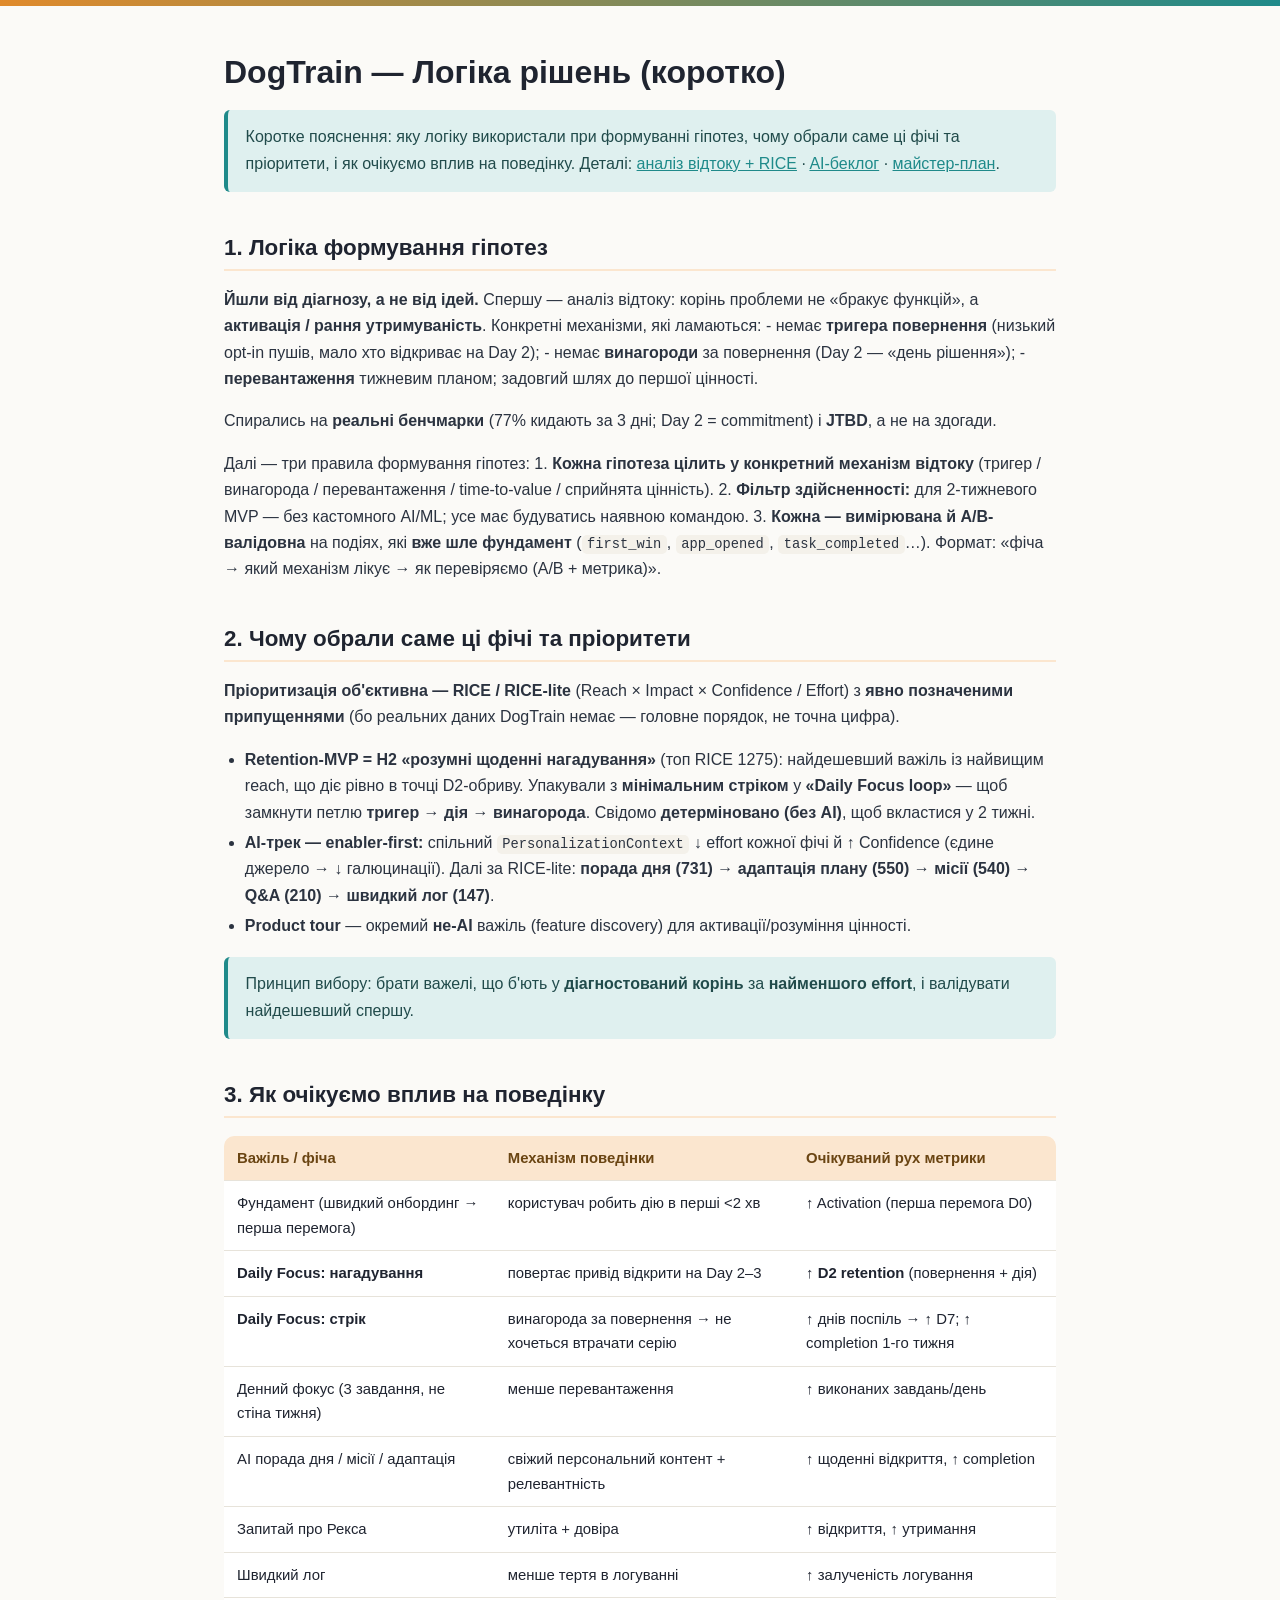
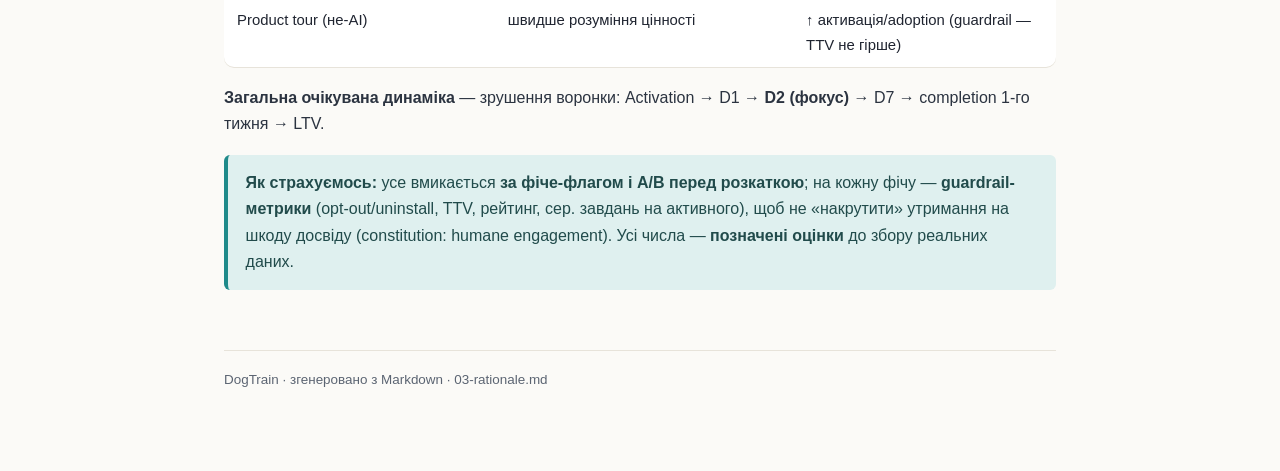
<file: docs/product/03-rationale.html>
<!DOCTYPE html>
<html lang="uk">
<head>
<meta charset="utf-8">
<meta name="viewport" content="width=device-width, initial-scale=1">
<title>DogTrain — Логіка рішень (коротко)</title>
<style>
  :root {
    --ink:#1f2430; --muted:#5b6472; --line:#e7e3da; --bg:#fbfaf7; --card:#ffffff;
    --amber:#e08a2b; --amber-soft:#fbe6cf; --teal:#1f8a8a; --teal-soft:#dff0ef;
    --code:#f4f1ea; --ok:#2f8f4e; --warn:#c47d12; --crit:#c0392b;
  }
  * { box-sizing:border-box; }
  body { margin:0; background:var(--bg); color:var(--ink);
    font:16px/1.65 -apple-system,BlinkMacSystemFont,"Segoe UI",Roboto,Helvetica,Arial,sans-serif; }
  .wrap { max-width:880px; margin:0 auto; padding:40px 24px 80px; }
  .topbar { background:linear-gradient(120deg,var(--amber),var(--teal)); height:6px; }
  h1,h2,h3,h4 { line-height:1.25; color:var(--ink); }
  h1 { font-size:2rem; margin:.2em 0 .5em; }
  h2 { font-size:1.4rem; margin:1.9em 0 .6em; padding-bottom:.3em; border-bottom:2px solid var(--amber-soft); }
  h3 { font-size:1.12rem; margin:1.5em 0 .4em; color:#2b3340; }
  h4 { font-size:1rem; margin:1.2em 0 .3em; color:var(--muted); text-transform:uppercase; letter-spacing:.04em; }
  p,li { color:#2b3340; }
  a { color:var(--teal); }
  blockquote { margin:1.1em 0; padding:.6em 1.1em; background:var(--teal-soft);
    border-left:4px solid var(--teal); border-radius:6px; color:#214b4b; }
  blockquote p { margin:.3em 0; color:#214b4b; }
  code { background:var(--code); padding:.12em .4em; border-radius:5px;
    font:.86em "SF Mono",Menlo,Consolas,monospace; }
  pre { background:#272b33; color:#e6e6e6; padding:16px 18px; border-radius:10px;
    overflow:auto; font-size:.84rem; line-height:1.5; }
  pre code { background:none; padding:0; color:inherit; }
  table { border-collapse:collapse; width:100%; margin:1.2em 0; font-size:.93rem;
    background:var(--card); border-radius:10px; overflow:hidden; box-shadow:0 1px 0 var(--line); }
  th,td { text-align:left; padding:10px 13px; border-bottom:1px solid var(--line); vertical-align:top; }
  th { background:var(--amber-soft); color:#6a4513; font-weight:650; }
  tr:last-child td { border-bottom:none; }
  td:first-child { font-weight:500; }
  hr { border:none; border-top:1px solid var(--line); margin:2em 0; }
  ul,ol { padding-left:1.3em; }
  li { margin:.25em 0; }
  .meta { color:var(--muted); font-size:.9rem; }
  .doc-foot { margin-top:60px; padding-top:18px; border-top:1px solid var(--line);
    color:var(--muted); font-size:.84rem; }
  @media print { .topbar{display:none} body{background:#fff} .wrap{padding:0} }
</style>
</head>
<body>
<div class="topbar"></div>
<div class="wrap">
<h1 id="dogtrain">DogTrain — Логіка рішень (коротко)</h1>
<blockquote>
<p>Коротке пояснення: яку логіку використали при формуванні гіпотез, чому обрали саме ці фічі та пріоритети, і як очікуємо вплив на поведінку.
Деталі: <a href="01-churn-analysis.md">аналіз відтоку + RICE</a> · <a href="02-ai-ideas-backlog.md">AI-беклог</a> · <a href="../00-master-plan.md">майстер-план</a>.</p>
</blockquote>
<h2 id="1">1. Логіка формування гіпотез</h2>
<p><strong>Йшли від діагнозу, а не від ідей.</strong> Спершу — аналіз відтоку: корінь проблеми не «бракує функцій», а <strong>активація / рання утримуваність</strong>. Конкретні механізми, які ламаються:
- немає <strong>тригера повернення</strong> (низький opt-in пушів, мало хто відкриває на Day 2);
- немає <strong>винагороди</strong> за повернення (Day 2 — «день рішення»);
- <strong>перевантаження</strong> тижневим планом; задовгий шлях до першої цінності.</p>
<p>Спирались на <strong>реальні бенчмарки</strong> (77% кидають за 3 дні; Day 2 = commitment) і <strong>JTBD</strong>, а не на здогади.</p>
<p>Далі — три правила формування гіпотез:
1. <strong>Кожна гіпотеза цілить у конкретний механізм відтоку</strong> (тригер / винагорода / перевантаження / time-to-value / сприйнята цінність).
2. <strong>Фільтр здійсненності:</strong> для 2-тижневого MVP — без кастомного AI/ML; усе має будуватись наявною командою.
3. <strong>Кожна — вимірювана й A/B-валідовна</strong> на подіях, які <strong>вже шле фундамент</strong> (<code>first_win</code>, <code>app_opened</code>, <code>task_completed</code>…). Формат: «фіча → який механізм лікує → як перевіряємо (A/B + метрика)».</p>
<h2 id="2">2. Чому обрали саме ці фічі та пріоритети</h2>
<p><strong>Пріоритизація об'єктивна — RICE / RICE-lite</strong> (Reach × Impact × Confidence / Effort) з <strong>явно позначеними припущеннями</strong> (бо реальних даних DogTrain немає — головне порядок, не точна цифра).</p>
<ul>
<li><strong>Retention-MVP = H2 «розумні щоденні нагадування»</strong> (топ RICE 1275): найдешевший важіль із найвищим reach, що діє рівно в точці D2-обриву. Упакували з <strong>мінімальним стріком</strong> у <strong>«Daily Focus loop»</strong> — щоб замкнути петлю <strong>тригер → дія → винагорода</strong>. Свідомо <strong>детерміновано (без AI)</strong>, щоб вкластися у 2 тижні.</li>
<li><strong>AI-трек — enabler-first:</strong> спільний <code>PersonalizationContext</code> ↓ effort кожної фічі й ↑ Confidence (єдине джерело → ↓ галюцинації). Далі за RICE-lite: <strong>порада дня (731) → адаптація плану (550) → місії (540) → Q&amp;A (210) → швидкий лог (147)</strong>.</li>
<li><strong>Product tour</strong> — окремий <strong>не-AI</strong> важіль (feature discovery) для активації/розуміння цінності.</li>
</ul>
<blockquote>
<p>Принцип вибору: брати важелі, що б'ють у <strong>діагностований корінь</strong> за <strong>найменшого effort</strong>, і валідувати найдешевший спершу.</p>
</blockquote>
<h2 id="3">3. Як очікуємо вплив на поведінку</h2>
<table>
<thead>
<tr>
<th>Важіль / фіча</th>
<th>Механізм поведінки</th>
<th>Очікуваний рух метрики</th>
</tr>
</thead>
<tbody>
<tr>
<td>Фундамент (швидкий онбординг → перша перемога)</td>
<td>користувач робить дію в перші &lt;2 хв</td>
<td>↑ Activation (перша перемога D0)</td>
</tr>
<tr>
<td><strong>Daily Focus: нагадування</strong></td>
<td>повертає привід відкрити на Day 2–3</td>
<td>↑ <strong>D2 retention</strong> (повернення + дія)</td>
</tr>
<tr>
<td><strong>Daily Focus: стрік</strong></td>
<td>винагорода за повернення → не хочеться втрачати серію</td>
<td>↑ днів поспіль → ↑ D7; ↑ completion 1-го тижня</td>
</tr>
<tr>
<td>Денний фокус (3 завдання, не стіна тижня)</td>
<td>менше перевантаження</td>
<td>↑ виконаних завдань/день</td>
</tr>
<tr>
<td>AI порада дня / місії / адаптація</td>
<td>свіжий персональний контент + релевантність</td>
<td>↑ щоденні відкриття, ↑ completion</td>
</tr>
<tr>
<td>Запитай про Рекса</td>
<td>утиліта + довіра</td>
<td>↑ відкриття, ↑ утримання</td>
</tr>
<tr>
<td>Швидкий лог</td>
<td>менше тертя в логуванні</td>
<td>↑ залученість логування</td>
</tr>
<tr>
<td>Product tour (не-AI)</td>
<td>швидше розуміння цінності</td>
<td>↑ активація/adoption (guardrail — TTV не гірше)</td>
</tr>
</tbody>
</table>
<p><strong>Загальна очікувана динаміка</strong> — зрушення воронки: Activation → D1 → <strong>D2 (фокус)</strong> → D7 → completion 1-го тижня → LTV.</p>
<blockquote>
<p><strong>Як страхуємось:</strong> усе вмикається <strong>за фіче-флагом і A/B перед розкаткою</strong>; на кожну фічу — <strong>guardrail-метрики</strong> (opt-out/uninstall, TTV, рейтинг, сер. завдань на активного), щоб не «накрутити» утримання на шкоду досвіду (constitution: humane engagement). Усі числа — <strong>позначені оцінки</strong> до збору реальних даних.</p>
</blockquote>
<div class="doc-foot">DogTrain · згенеровано з Markdown · 03-rationale.md</div>
</div>
</body>
</html>
</file>
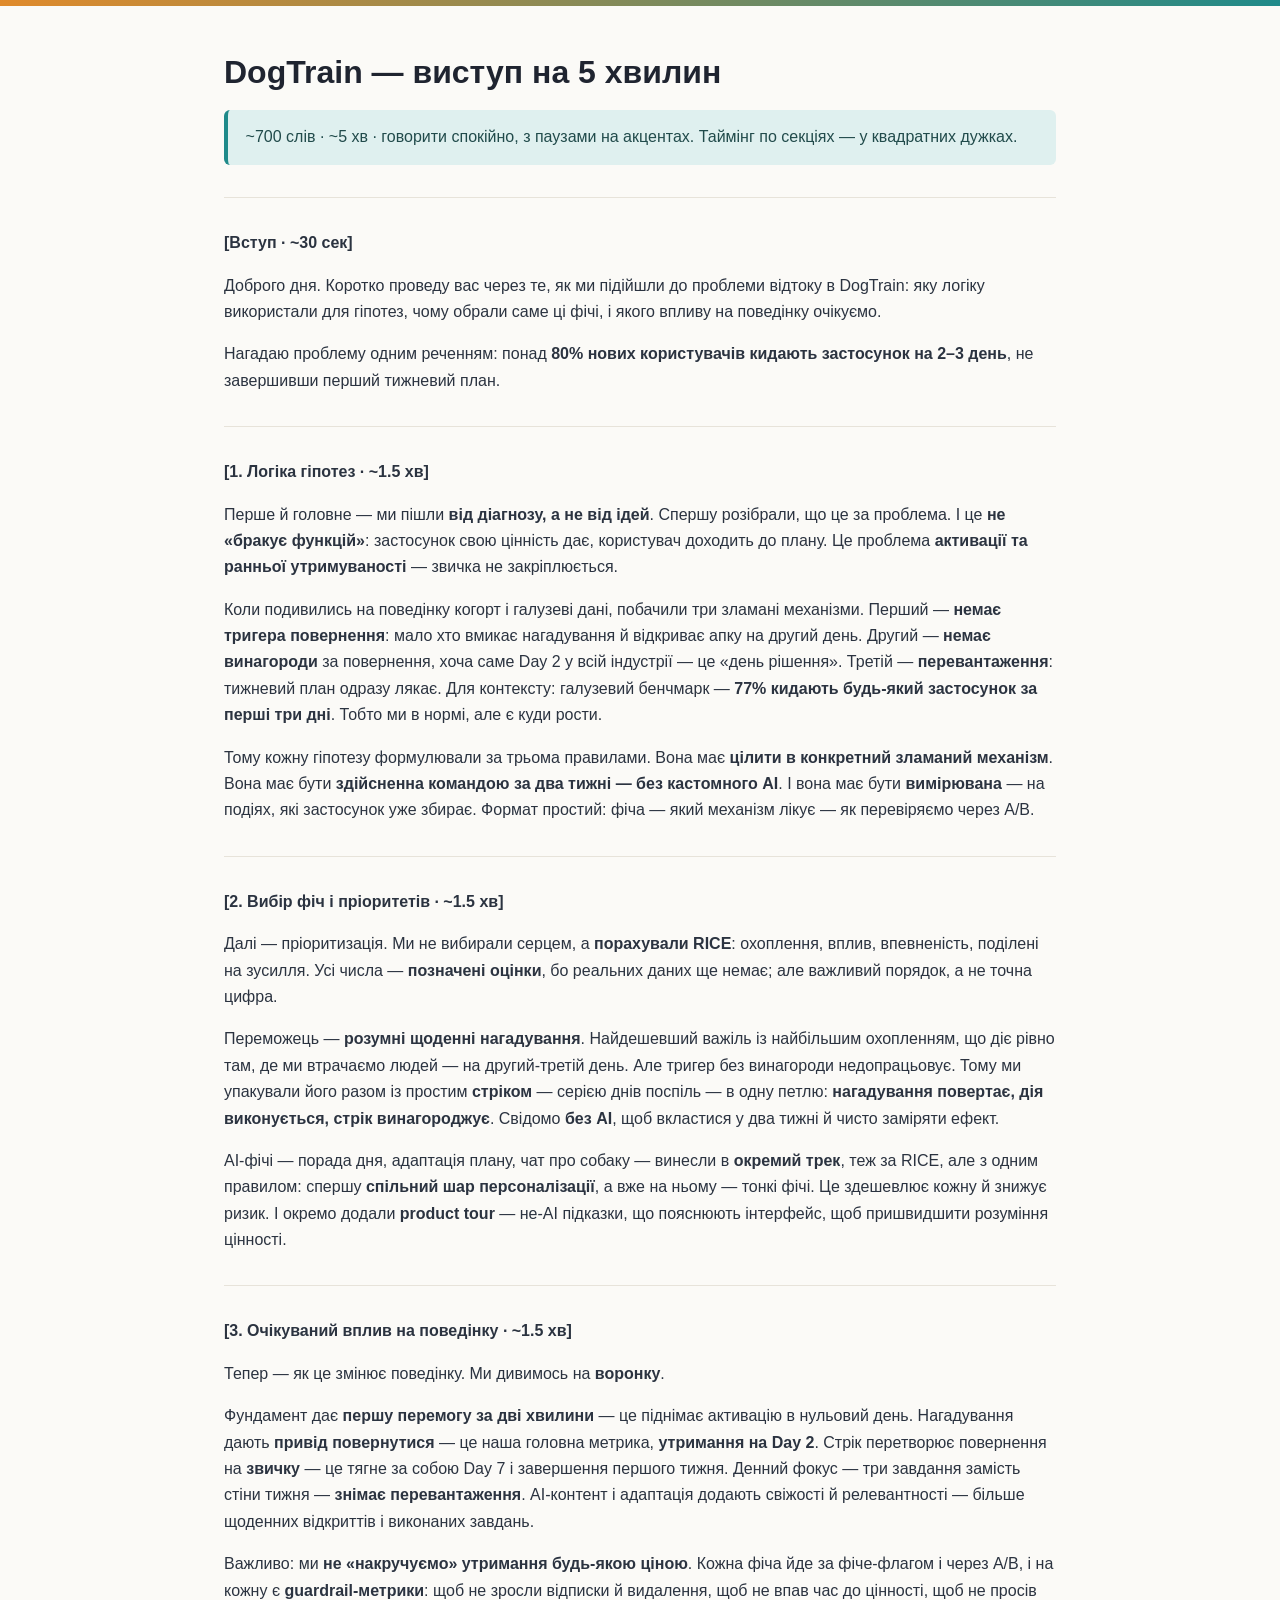
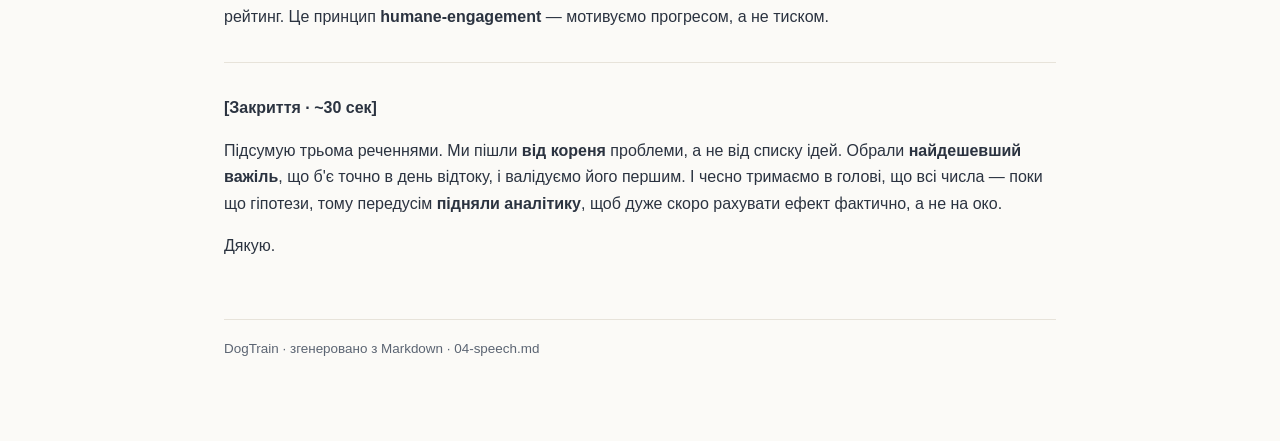
<file: docs/product/04-speech.html>
<!DOCTYPE html>
<html lang="uk">
<head>
<meta charset="utf-8">
<meta name="viewport" content="width=device-width, initial-scale=1">
<title>DogTrain — виступ на 5 хвилин</title>
<style>
  :root {
    --ink:#1f2430; --muted:#5b6472; --line:#e7e3da; --bg:#fbfaf7; --card:#ffffff;
    --amber:#e08a2b; --amber-soft:#fbe6cf; --teal:#1f8a8a; --teal-soft:#dff0ef;
    --code:#f4f1ea; --ok:#2f8f4e; --warn:#c47d12; --crit:#c0392b;
  }
  * { box-sizing:border-box; }
  body { margin:0; background:var(--bg); color:var(--ink);
    font:16px/1.65 -apple-system,BlinkMacSystemFont,"Segoe UI",Roboto,Helvetica,Arial,sans-serif; }
  .wrap { max-width:880px; margin:0 auto; padding:40px 24px 80px; }
  .topbar { background:linear-gradient(120deg,var(--amber),var(--teal)); height:6px; }
  h1,h2,h3,h4 { line-height:1.25; color:var(--ink); }
  h1 { font-size:2rem; margin:.2em 0 .5em; }
  h2 { font-size:1.4rem; margin:1.9em 0 .6em; padding-bottom:.3em; border-bottom:2px solid var(--amber-soft); }
  h3 { font-size:1.12rem; margin:1.5em 0 .4em; color:#2b3340; }
  h4 { font-size:1rem; margin:1.2em 0 .3em; color:var(--muted); text-transform:uppercase; letter-spacing:.04em; }
  p,li { color:#2b3340; }
  a { color:var(--teal); }
  blockquote { margin:1.1em 0; padding:.6em 1.1em; background:var(--teal-soft);
    border-left:4px solid var(--teal); border-radius:6px; color:#214b4b; }
  blockquote p { margin:.3em 0; color:#214b4b; }
  code { background:var(--code); padding:.12em .4em; border-radius:5px;
    font:.86em "SF Mono",Menlo,Consolas,monospace; }
  pre { background:#272b33; color:#e6e6e6; padding:16px 18px; border-radius:10px;
    overflow:auto; font-size:.84rem; line-height:1.5; }
  pre code { background:none; padding:0; color:inherit; }
  table { border-collapse:collapse; width:100%; margin:1.2em 0; font-size:.93rem;
    background:var(--card); border-radius:10px; overflow:hidden; box-shadow:0 1px 0 var(--line); }
  th,td { text-align:left; padding:10px 13px; border-bottom:1px solid var(--line); vertical-align:top; }
  th { background:var(--amber-soft); color:#6a4513; font-weight:650; }
  tr:last-child td { border-bottom:none; }
  td:first-child { font-weight:500; }
  hr { border:none; border-top:1px solid var(--line); margin:2em 0; }
  ul,ol { padding-left:1.3em; }
  li { margin:.25em 0; }
  .meta { color:var(--muted); font-size:.9rem; }
  .doc-foot { margin-top:60px; padding-top:18px; border-top:1px solid var(--line);
    color:var(--muted); font-size:.84rem; }
  @media print { .topbar{display:none} body{background:#fff} .wrap{padding:0} }
</style>
</head>
<body>
<div class="topbar"></div>
<div class="wrap">
<h1 id="dogtrain-5">DogTrain — виступ на 5 хвилин</h1>
<blockquote>
<p>~700 слів · ~5 хв · говорити спокійно, з паузами на акцентах. Таймінг по секціях — у квадратних дужках.</p>
</blockquote>
<hr />
<p><strong>[Вступ · ~30 сек]</strong></p>
<p>Доброго дня. Коротко проведу вас через те, як ми підійшли до проблеми відтоку в DogTrain: яку логіку використали для гіпотез, чому обрали саме ці фічі, і якого впливу на поведінку очікуємо.</p>
<p>Нагадаю проблему одним реченням: понад <strong>80% нових користувачів кидають застосунок на 2–3 день</strong>, не завершивши перший тижневий план.</p>
<hr />
<p><strong>[1. Логіка гіпотез · ~1.5 хв]</strong></p>
<p>Перше й головне — ми пішли <strong>від діагнозу, а не від ідей</strong>. Спершу розібрали, що це за проблема. І це <strong>не «бракує функцій»</strong>: застосунок свою цінність дає, користувач доходить до плану. Це проблема <strong>активації та ранньої утримуваності</strong> — звичка не закріплюється.</p>
<p>Коли подивились на поведінку когорт і галузеві дані, побачили три зламані механізми. Перший — <strong>немає тригера повернення</strong>: мало хто вмикає нагадування й відкриває апку на другий день. Другий — <strong>немає винагороди</strong> за повернення, хоча саме Day 2 у всій індустрії — це «день рішення». Третій — <strong>перевантаження</strong>: тижневий план одразу лякає. Для контексту: галузевий бенчмарк — <strong>77% кидають будь-який застосунок за перші три дні</strong>. Тобто ми в нормі, але є куди рости.</p>
<p>Тому кожну гіпотезу формулювали за трьома правилами. Вона має <strong>цілити в конкретний зламаний механізм</strong>. Вона має бути <strong>здійсненна командою за два тижні — без кастомного AI</strong>. І вона має бути <strong>вимірювана</strong> — на подіях, які застосунок уже збирає. Формат простий: фіча — який механізм лікує — як перевіряємо через A/B.</p>
<hr />
<p><strong>[2. Вибір фіч і пріоритетів · ~1.5 хв]</strong></p>
<p>Далі — пріоритизація. Ми не вибирали серцем, а <strong>порахували RICE</strong>: охоплення, вплив, впевненість, поділені на зусилля. Усі числа — <strong>позначені оцінки</strong>, бо реальних даних ще немає; але важливий порядок, а не точна цифра.</p>
<p>Переможець — <strong>розумні щоденні нагадування</strong>. Найдешевший важіль із найбільшим охопленням, що діє рівно там, де ми втрачаємо людей — на другий-третій день. Але тригер без винагороди недопрацьовує. Тому ми упакували його разом із простим <strong>стріком</strong> — серією днів поспіль — в одну петлю: <strong>нагадування повертає, дія виконується, стрік винагороджує</strong>. Свідомо <strong>без AI</strong>, щоб вкластися у два тижні й чисто заміряти ефект.</p>
<p>AI-фічі — порада дня, адаптація плану, чат про собаку — винесли в <strong>окремий трек</strong>, теж за RICE, але з одним правилом: спершу <strong>спільний шар персоналізації</strong>, а вже на ньому — тонкі фічі. Це здешевлює кожну й знижує ризик. І окремо додали <strong>product tour</strong> — не-AI підказки, що пояснюють інтерфейс, щоб пришвидшити розуміння цінності.</p>
<hr />
<p><strong>[3. Очікуваний вплив на поведінку · ~1.5 хв]</strong></p>
<p>Тепер — як це змінює поведінку. Ми дивимось на <strong>воронку</strong>.</p>
<p>Фундамент дає <strong>першу перемогу за дві хвилини</strong> — це піднімає активацію в нульовий день. Нагадування дають <strong>привід повернутися</strong> — це наша головна метрика, <strong>утримання на Day 2</strong>. Стрік перетворює повернення на <strong>звичку</strong> — це тягне за собою Day 7 і завершення першого тижня. Денний фокус — три завдання замість стіни тижня — <strong>знімає перевантаження</strong>. AI-контент і адаптація додають свіжості й релевантності — більше щоденних відкриттів і виконаних завдань.</p>
<p>Важливо: ми <strong>не «накручуємо» утримання будь-якою ціною</strong>. Кожна фіча йде за фіче-флагом і через A/B, і на кожну є <strong>guardrail-метрики</strong>: щоб не зросли відписки й видалення, щоб не впав час до цінності, щоб не просів рейтинг. Це принцип <strong>humane-engagement</strong> — мотивуємо прогресом, а не тиском.</p>
<hr />
<p><strong>[Закриття · ~30 сек]</strong></p>
<p>Підсумую трьома реченнями. Ми пішли <strong>від кореня</strong> проблеми, а не від списку ідей. Обрали <strong>найдешевший важіль</strong>, що б'є точно в день відтоку, і валідуємо його першим. І чесно тримаємо в голові, що всі числа — поки що гіпотези, тому передусім <strong>підняли аналітику</strong>, щоб дуже скоро рахувати ефект фактично, а не на око.</p>
<p>Дякую.</p>
<div class="doc-foot">DogTrain · згенеровано з Markdown · 04-speech.md</div>
</div>
</body>
</html>
</file>
<file: prototype/shared/tokens.css>
/* DogTrain shared design tokens + phone-frame chrome.
   Linked by every prototype page (foundation, daily-focus, …) — the one source of truth
   for colours, the device frame and motion prefs. No build; works from file://. */
:root{
  --amber:#e08a2b; --amber-d:#c6741b; --amber-soft:#fbe6cf;
  --teal:#1f8a8a; --teal-d:#176b6b; --teal-soft:#dff0ef;
  --ink:#1f2430; --muted:#6b7280; --line:#ece8e0; --bg:#f4f1ea;
  --card:#ffffff; --ok:#2f8f4e; --crit:#c0392b; --warn:#c47d12; --fire:#ef6c2e;
  --radius:18px; --shadow:0 8px 30px rgba(20,30,40,.12);
}
*{box-sizing:border-box}
html,body{margin:0;height:100%}
body{
  font-family:-apple-system,BlinkMacSystemFont,"Segoe UI",Roboto,Helvetica,Arial,sans-serif;
  background:linear-gradient(135deg,#2a2f3a,#3a2f28);
  color:var(--ink); display:flex; align-items:center; justify-content:center;
  min-height:100vh; padding:18px; gap:24px; flex-wrap:wrap;
}
@media (prefers-reduced-motion:reduce){*{animation:none!important;transition:none!important}}

/* phone frame */
.phone{
  width:390px; max-width:100%; height:780px; max-height:92vh; background:var(--bg);
  border-radius:40px; box-shadow:var(--shadow),0 0 0 11px #11141a,0 0 0 13px #2a2f3a;
  overflow:hidden; position:relative; display:flex; flex-direction:column;
}
.notch{position:absolute;top:0;left:50%;transform:translateX(-50%);width:150px;height:26px;background:#11141a;border-radius:0 0 16px 16px;z-index:50}

/* desktop helper text beside the phone */
.sidenote{max-width:300px;color:#e9e4da;font-size:.86rem;line-height:1.6}
.sidenote h3{color:#fff;margin:.2em 0}
.sidenote code{background:rgba(255,255,255,.12);padding:1px 5px;border-radius:5px}
.sidenote a{color:#ffd9a8}
@media(max-width:780px){.sidenote{display:none}}
</file>
<file: prototype/daily-focus/daily-focus.css>
/* 001-daily-focus — A/B prototype styles. Loaded after shared/tokens.css (tokens + phone frame come from there). */
.abbar{flex:none;padding:30px 16px 8px;display:flex;flex-direction:column;gap:6px;align-items:center}
.seg{display:flex;background:#e7e2d8;border-radius:12px;padding:4px;width:100%;max-width:300px}
.seg button{flex:1;border:none;background:none;padding:9px;border-radius:9px;font-size:.85rem;font-weight:650;color:var(--muted);cursor:pointer}
.seg button.on{background:#fff;color:var(--ink);box-shadow:0 1px 4px rgba(0,0,0,.12)}
.seg button.on.v{color:var(--teal-d)}
.abnote{font-size:.72rem;color:var(--muted)}
.viewport{flex:1;overflow-y:auto;padding:8px 18px 16px;position:relative}

.reminder{background:#11141a;color:#eef3f3;border-radius:14px;padding:11px 13px;display:flex;gap:10px;align-items:flex-start;margin-bottom:12px;animation:drop .35s ease}
@keyframes drop{from{transform:translateY(-12px);opacity:0}to{transform:none;opacity:1}}
.reminder b{color:#ffd9a8}
.reminder small{color:#9fb0bd}

.hdr{display:flex;align-items:center;justify-content:space-between;margin:4px 0 8px}
.hdr h2{margin:0;font-size:1.2rem}
.streak{display:inline-flex;align-items:center;gap:6px;border-radius:99px;padding:6px 12px;font-weight:750;font-size:.95rem}
.streak.on{background:#fde4d3;color:var(--fire)}
.streak.off{background:#eee;color:#aaa}
.streak.pop{animation:pop .4s ease}
@keyframes pop{0%{transform:scale(1)}40%{transform:scale(1.35)}100%{transform:scale(1)}}

.sbanner{background:linear-gradient(100deg,#fff3e8,#ffe9d6);border:1px solid #f6d3b3;border-radius:14px;padding:12px 14px;margin-bottom:12px}
.sbanner .row1{display:flex;align-items:center;gap:8px;font-weight:700;color:var(--amber-d)}
.sbar{height:8px;background:#f3dcc4;border-radius:99px;overflow:hidden;margin-top:8px}
.sbar>span{display:block;height:100%;background:linear-gradient(90deg,var(--fire),var(--amber))}

.day{font-size:.85rem;color:var(--muted);margin-bottom:8px}
.task{display:flex;align-items:flex-start;gap:12px;background:var(--card);border:2px solid var(--line);border-radius:14px;padding:13px 14px;margin-bottom:10px;cursor:pointer}
.task .box{width:26px;height:26px;border-radius:8px;border:2px solid var(--amber);flex:none;display:grid;place-items:center;color:#fff;font-weight:800;margin-top:1px}
.task.done{background:var(--teal-soft);border-color:var(--teal)}.task.done .box{background:var(--teal);border-color:var(--teal)}
.task .t-title{font-weight:600}.task.done .t-title{text-decoration:line-through;color:var(--muted)}
.task .t-sub{font-size:.8rem;color:var(--muted)}

.controls{flex:none;display:flex;gap:8px;padding:10px 16px;border-top:1px solid var(--line);background:var(--card)}
.controls button{flex:1;border:none;border-radius:11px;padding:11px;font-size:.82rem;font-weight:650;cursor:pointer;background:var(--teal-soft);color:var(--teal-d)}
.controls button.primary{background:var(--amber);color:#fff}

.toast{position:absolute;left:16px;right:16px;bottom:70px;background:#fff;border:1px solid var(--line);border-radius:12px;padding:12px 14px;box-shadow:var(--shadow);z-index:45;display:none;font-size:.88rem}
.toast.show{display:block;animation:drop .3s ease}

.overlay{position:absolute;inset:0;background:rgba(20,25,35,.55);display:none;align-items:flex-end;z-index:60}
.overlay.show{display:flex}
.sheet{background:var(--bg);width:100%;border-radius:22px 22px 0 0;padding:22px 18px 26px;text-align:center;animation:up .3s ease}
@keyframes up{from{transform:translateY(100%)}to{transform:none}}
.times{display:grid;grid-template-columns:1fr 1fr;gap:10px;margin:12px 0}
.times button{border:2px solid var(--line);background:#fff;border-radius:12px;padding:13px;font-size:.95rem;cursor:pointer}
.times button.sel{border-color:var(--teal);background:var(--teal-soft)}
.btn{width:100%;min-height:48px;border:none;border-radius:14px;background:var(--amber);color:#fff;font-size:1rem;font-weight:650;cursor:pointer;margin-top:6px}
.btn.sec{background:none;color:var(--teal);box-shadow:none}

.confetti{position:absolute;inset:0;pointer-events:none;overflow:hidden;z-index:55;display:none}
.confetti.show{display:block}
.confetti i{position:absolute;top:-12px;width:8px;height:13px;animation:fall 1.8s linear forwards}
@keyframes fall{to{transform:translateY(820px) rotate(540deg);opacity:0}}

.evtoggle{position:absolute;right:12px;bottom:64px;z-index:48;background:#11141a;color:#fff;border:none;border-radius:99px;padding:7px 11px;font-size:.72rem;cursor:pointer;opacity:.85}
.evdrawer{position:absolute;inset:0;background:#11141a;color:#d7e3e3;z-index:70;display:none;flex-direction:column}
.evdrawer.show{display:flex}
.evdrawer header{display:flex;justify-content:space-between;align-items:center;padding:14px 16px;border-bottom:1px solid #2a323c}
.evdrawer .log{flex:1;overflow:auto;padding:10px 14px;font:12px/1.5 "SF Mono",Menlo,Consolas,monospace}
.evrow{padding:6px 0;border-bottom:1px solid #1e2630}
.evname{color:#ffba7a;font-weight:700}.evvar{color:#7fd1c8}.evt{color:#5b6b78}
</file>
